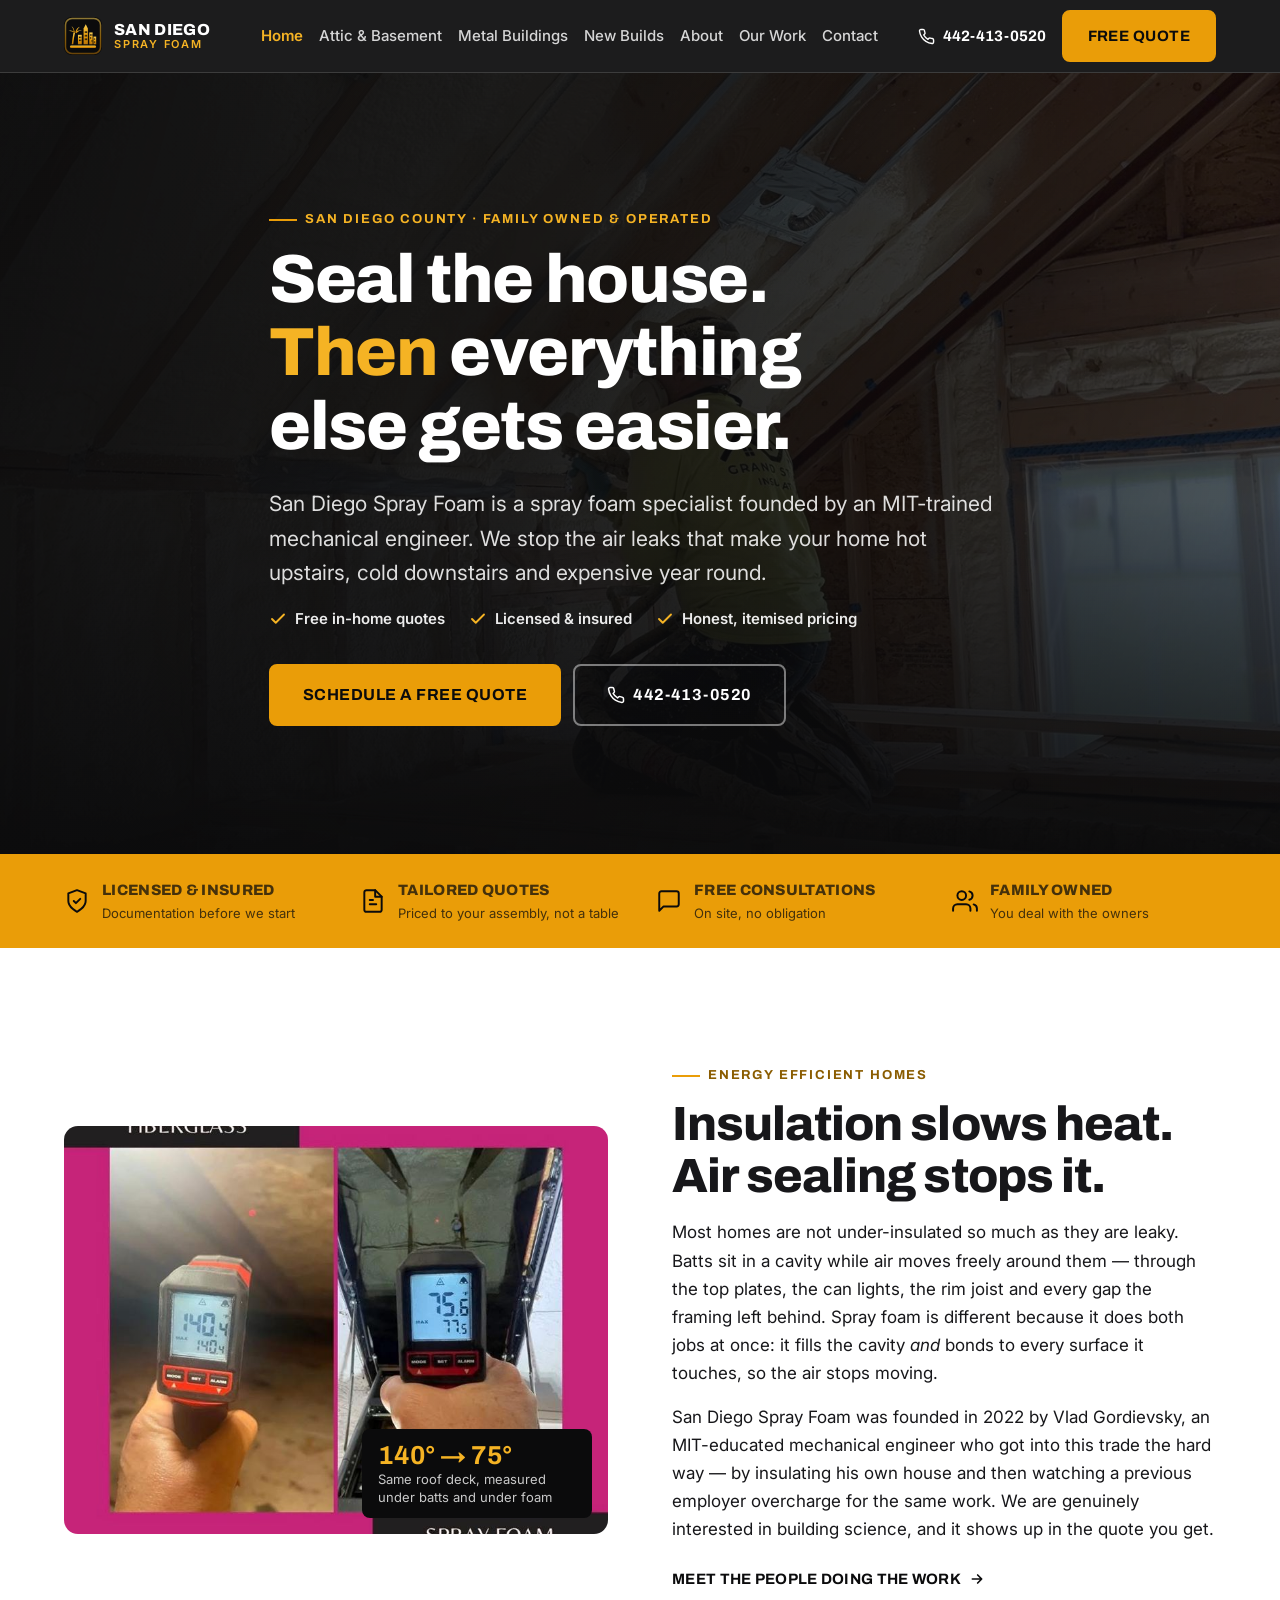
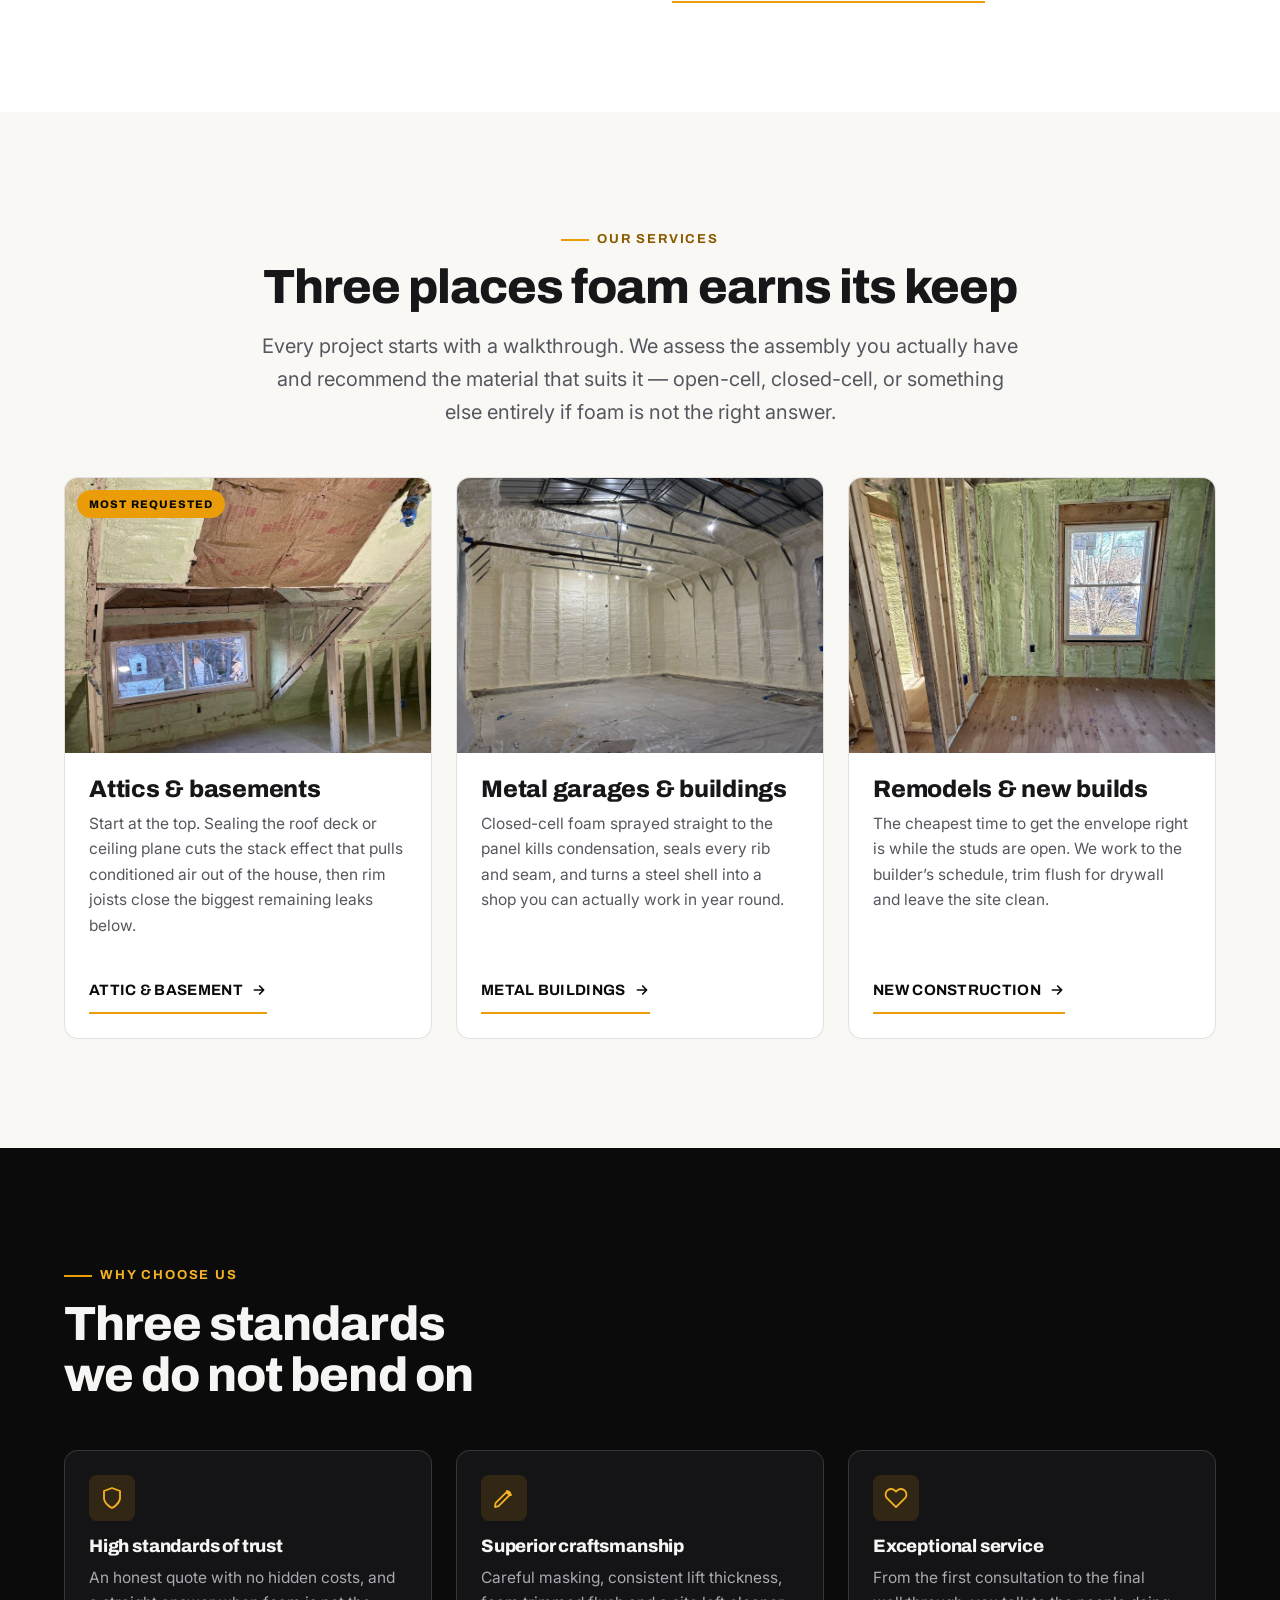
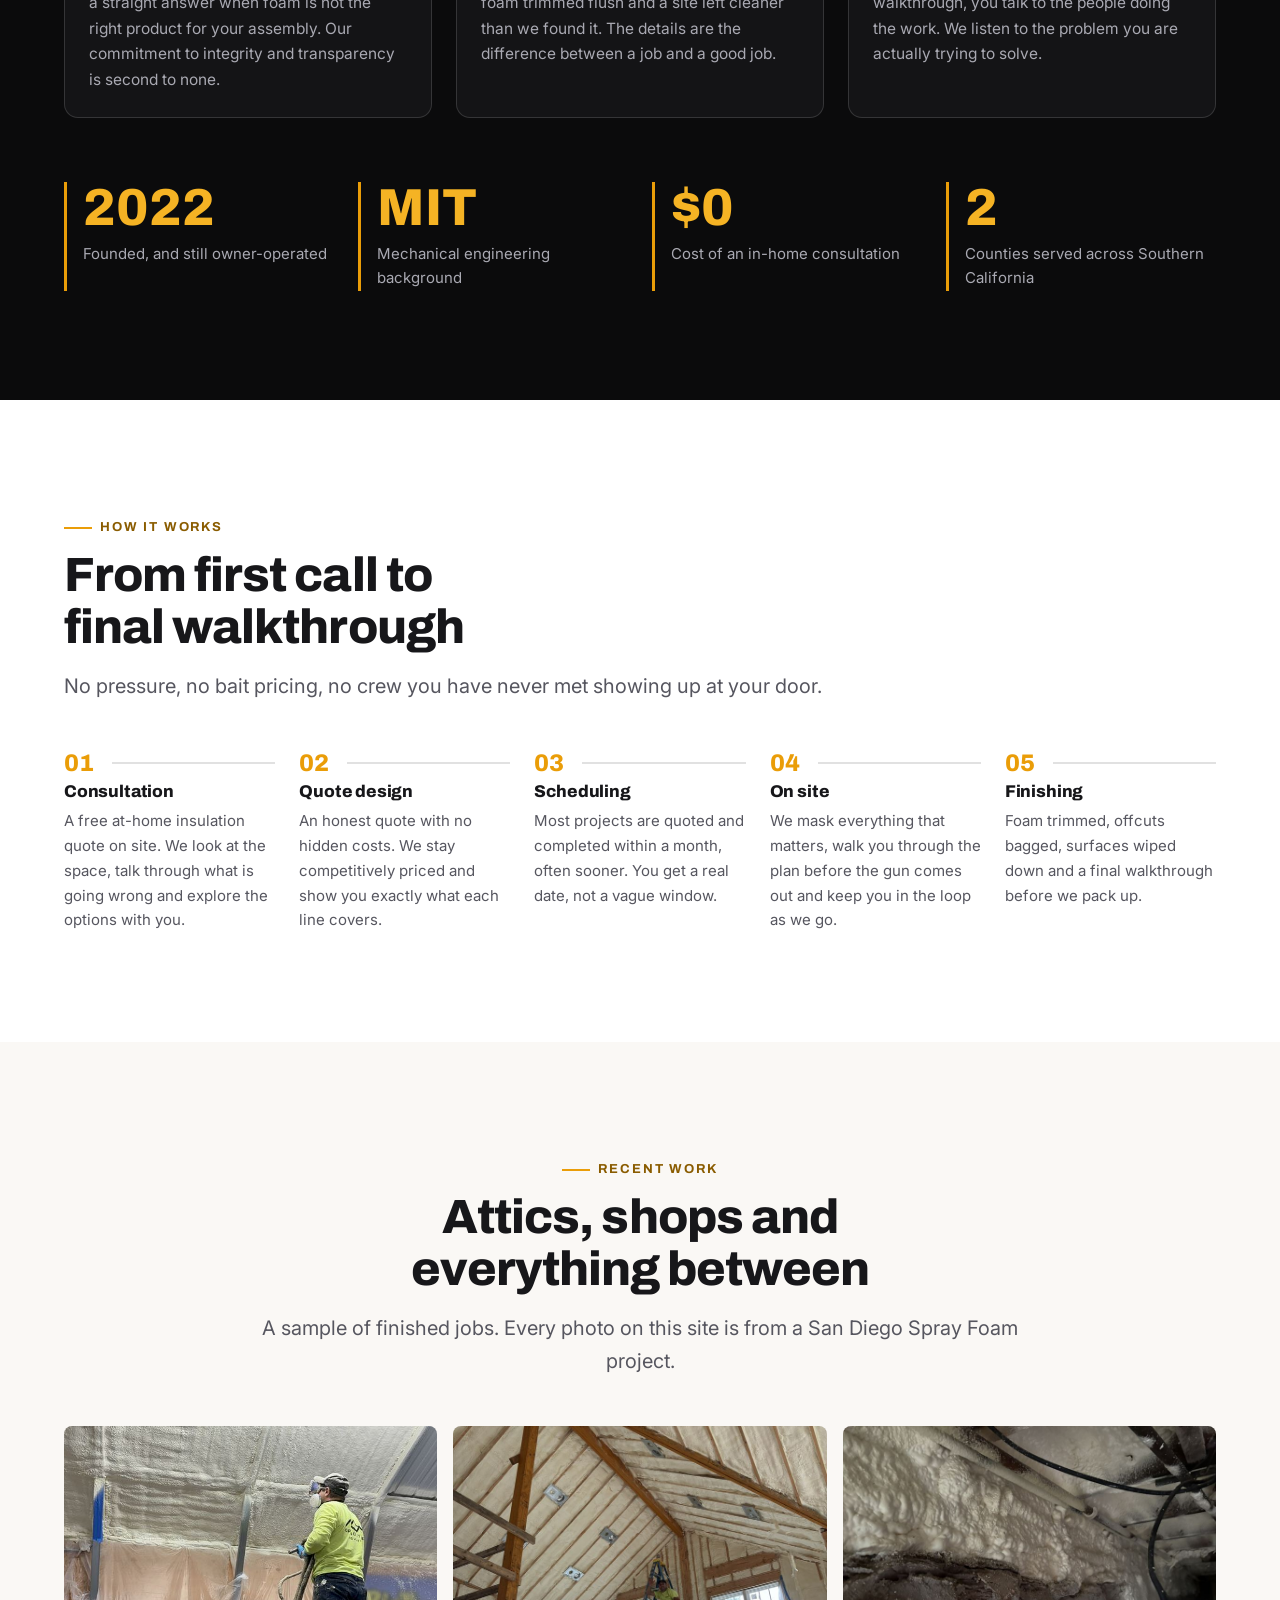
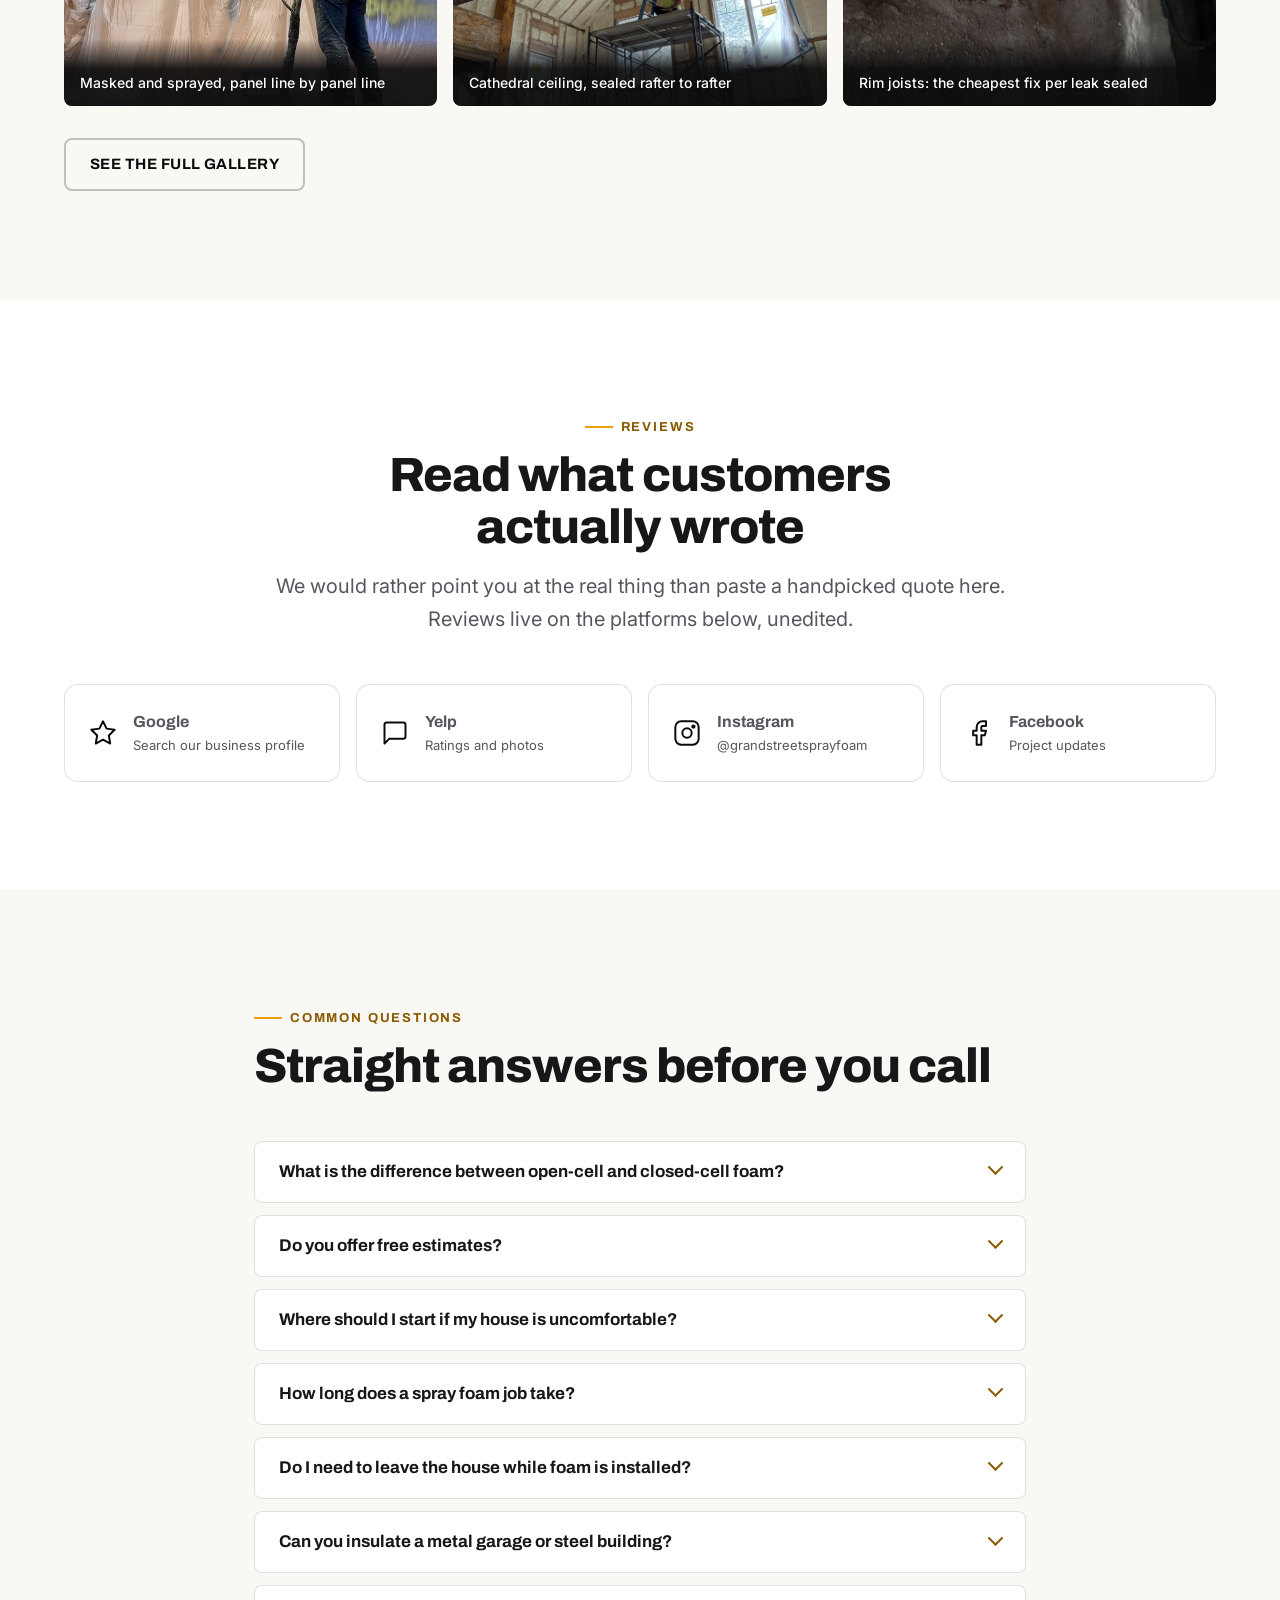
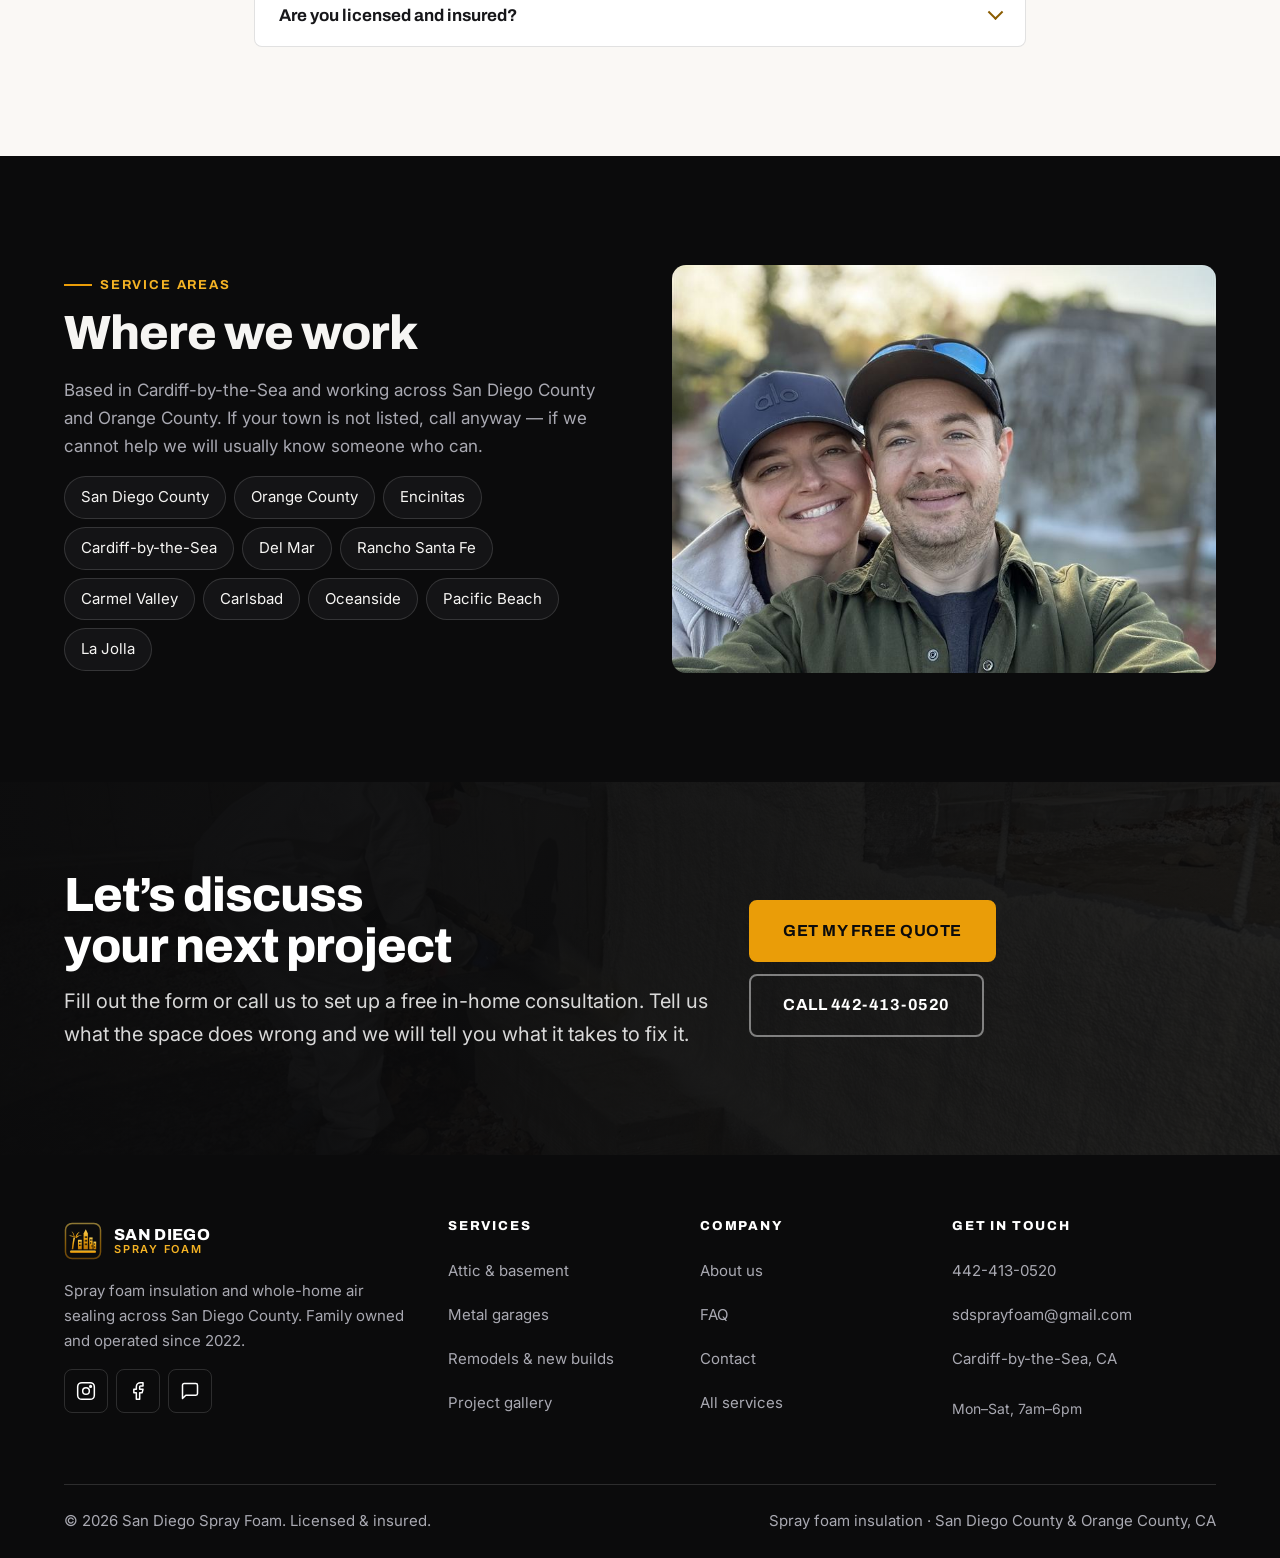
<file: index.html>
<!DOCTYPE html>
<html lang="en">
<head>
<meta charset="utf-8">
<meta name="viewport" content="width=device-width, initial-scale=1">
<title>San Diego Spray Foam | Attic, Garage &amp; New Build Insulation</title>
<meta name="description" content="Spray foam insulation for attics, basements, metal garages and new builds across San Diego County. Family owned, licensed and insured. Free in-home quotes.">
<link rel="canonical" href="https://www.sandiegosprayfoamllc.com/">

<meta property="og:type" content="website">
<meta property="og:site_name" content="San Diego Spray Foam">
<meta property="og:title" content="San Diego Spray Foam | Attic, Garage &amp; New Build Insulation">
<meta property="og:description" content="Spray foam insulation for attics, basements, metal garages and new builds across San Diego County. Family owned, licensed and insured, free in-home quotes.">
<meta property="og:url" content="https://www.sandiegosprayfoamllc.com/">
<meta property="og:image" content="https://www.sandiegosprayfoamllc.com/assets/img/hero-attic-spray-1600.jpg">
<meta property="og:image:alt" content="San Diego Spray Foam installer spraying closed-cell foam between attic rafters.">
<meta property="og:locale" content="en_US">
<meta name="twitter:card" content="summary_large_image">
<meta name="twitter:title" content="San Diego Spray Foam | Attic, Garage &amp; New Build Insulation">
<meta name="twitter:description" content="Attics, basements, metal garages and new builds. Family owned, licensed and insured. Free in-home quotes across San Diego County.">
<meta name="twitter:image" content="https://www.sandiegosprayfoamllc.com/assets/img/hero-attic-spray-1600.jpg">

<meta name="theme-color" content="#0b0b0c">
<meta name="robots" content="index, follow, max-image-preview:large">
<meta name="geo.region" content="US-CA">
<meta name="geo.placename" content="Cardiff-by-the-Sea, California">

<link rel="icon" href="assets/img/favicon.svg" type="image/svg+xml">
<link rel="apple-touch-icon" href="assets/img/favicon.svg">
<link rel="manifest" href="site.webmanifest">

<link rel="preconnect" href="https://fonts.googleapis.com">
<link rel="preconnect" href="https://fonts.gstatic.com" crossorigin>
<link rel="preload" as="image" href="assets/img/hero-attic-spray-1600.jpg" imagesrcset="assets/img/hero-attic-spray-800.jpg 800w, assets/img/hero-attic-spray-1600.jpg 1600w" imagesizes="100vw" fetchpriority="high">
<link rel="stylesheet" href="https://fonts.googleapis.com/css2?family=Archivo:wght@600;700;800&family=Inter:wght@400;500;600;700&display=swap">
<link rel="stylesheet" href="assets/css/styles.css">

<script type="application/ld+json">
{
  "@context": "https://schema.org",
  "@graph": [
    {
      "@type": ["HomeAndConstructionBusiness", "LocalBusiness"],
      "@id": "https://www.sandiegosprayfoamllc.com/#business",
      "name": "San Diego Spray Foam",
      "alternateName": "SD Spray Foam",
      "description": "Spray foam insulation contractor serving San Diego County and Orange County. Attic, basement, metal building and new construction insulation.",
      "url": "https://www.sandiegosprayfoamllc.com/",
      "telephone": "+1-442-413-0520",
      "email": "sdsprayfoam@gmail.com",
      "image": "https://www.sandiegosprayfoamllc.com/assets/img/hero-attic-spray-1600.jpg",
      "logo": "https://www.sandiegosprayfoamllc.com/assets/img/logo-emblem.svg",
      "priceRange": "$$",
      "foundingDate": "2022",
      "founder": { "@type": "Person", "name": "Vlad Gordievsky" },
      "address": {
        "@type": "PostalAddress",
        "addressLocality": "Cardiff-by-the-Sea",
        "addressRegion": "CA",
        "addressCountry": "US"
      },
      "geo": { "@type": "GeoCoordinates", "latitude": 33.0189, "longitude": -117.2792 },
      "areaServed": [
        { "@type": "AdministrativeArea", "name": "San Diego County, CA" },
        { "@type": "AdministrativeArea", "name": "Orange County, CA" },
        { "@type": "City", "name": "Encinitas, CA" },
        { "@type": "City", "name": "Cardiff-by-the-Sea, CA" },
        { "@type": "City", "name": "Del Mar, CA" },
        { "@type": "City", "name": "Rancho Santa Fe, CA" },
        { "@type": "City", "name": "Carmel Valley, CA" },
        { "@type": "City", "name": "Carlsbad, CA" },
        { "@type": "City", "name": "Oceanside, CA" },
        { "@type": "City", "name": "Pacific Beach, CA" },
        { "@type": "City", "name": "La Jolla, CA" }
      ],
      "sameAs": [
        "https://www.instagram.com/grandstreetsprayfoam",
        "https://www.facebook.com/profile.php?id=61592294806452"
      ],
      "openingHoursSpecification": [{
        "@type": "OpeningHoursSpecification",
        "dayOfWeek": ["Monday", "Tuesday", "Wednesday", "Thursday", "Friday", "Saturday"],
        "opens": "07:00",
        "closes": "18:00"
      }],
      "hasOfferCatalog": {
        "@type": "OfferCatalog",
        "name": "Insulation services",
        "itemListElement": [
          { "@type": "Offer", "itemOffered": { "@type": "Service", "name": "Attic and basement spray foam insulation" } },
          { "@type": "Offer", "itemOffered": { "@type": "Service", "name": "Metal garage and steel building insulation" } },
          { "@type": "Offer", "itemOffered": { "@type": "Service", "name": "Remodel and new construction insulation" } }
        ]
      }
    },
    {
      "@type": "WebSite",
      "@id": "https://www.sandiegosprayfoamllc.com/#website",
      "url": "https://www.sandiegosprayfoamllc.com/",
      "name": "San Diego Spray Foam",
      "publisher": { "@id": "https://www.sandiegosprayfoamllc.com/#business" },
      "inLanguage": "en-US"
    },
    {
      "@type": "FAQPage",
      "@id": "https://www.sandiegosprayfoamllc.com/#faq",
      "mainEntity": [
        {
          "@type": "Question",
          "name": "What is the difference between open-cell and closed-cell spray foam?",
          "acceptedAnswer": { "@type": "Answer", "text": "Open-cell foam is lighter and more flexible, gives a higher yield per set, and is a strong air barrier and sound dampener. Closed-cell foam is denser, delivers a higher R-value per inch, adds structural rigidity, and acts as its own moisture barrier. Closed-cell is the usual choice for metal buildings, rim joists and foundation walls; open-cell often makes more sense on interior walls and vaulted ceilings. We recommend the material that fits the assembly, not the one that is easiest to sell." }
        },
        {
          "@type": "Question",
          "name": "Do you offer free estimates?",
          "acceptedAnswer": { "@type": "Answer", "text": "Yes. We start every project with a free at-home insulation quote on site. We walk the space with you, talk through the options and give you an honest quote with no hidden costs." }
        },
        {
          "@type": "Question",
          "name": "Where should I start if my house is uncomfortable?",
          "acceptedAnswer": { "@type": "Answer", "text": "Almost always the attic or ceiling. Picture the house as a cylinder with warm air escaping out of the top: capping the top first cuts the biggest driver of air movement. Once the attic is handled, the next best step is usually the rim joists around the perimeter of a basement or crawlspace, where the largest remaining leaks tend to be." }
        },
        {
          "@type": "Question",
          "name": "How long does a spray foam job take?",
          "acceptedAnswer": { "@type": "Answer", "text": "Most residential projects can be quoted and completed within a month, often sooner. The spray itself is usually one to two days on site depending on square footage and prep." }
        },
        {
          "@type": "Question",
          "name": "Do I need to leave the house while foam is installed?",
          "acceptedAnswer": { "@type": "Answer", "text": "For occupied homes we mask and ventilate the work area, and you should plan to stay out of the sprayed space while we work and during the re-occupancy window. That window depends on the specific product, so we tell you the exact time frame before we start rather than guessing." }
        },
        {
          "@type": "Question",
          "name": "Can you insulate a metal garage or steel building?",
          "acceptedAnswer": { "@type": "Answer", "text": "Yes. Metal buildings are one of our specialties. Closed-cell foam sprayed directly to the panel stops condensation, seals every rib and seam, and turns a shop or garage into a usable, conditioned space. We mask lifts, doors and equipment before we spray." }
        },
        {
          "@type": "Question",
          "name": "Are you licensed and insured?",
          "acceptedAnswer": { "@type": "Answer", "text": "Yes. San Diego Spray Foam is licensed and insured, and we are happy to provide documentation before work begins." }
        }
      ]
    }
  ]
}
</script>
</head>

<body>
<a class="skip-link" href="#main">Skip to main content</a>

<header class="header">
  <div class="container header__inner">
    <a class="brand" href="index.html" aria-label="San Diego Spray Foam — home">
      <img class="brand__mark" src="assets/img/logo-mark.svg" width="38" height="38" alt="">
      <span class="brand__text">
        <span class="brand__name">San Diego</span>
        <span class="brand__tag">Spray Foam</span>
      </span>
    </a>

    <button class="nav-toggle" type="button" aria-expanded="false" aria-controls="primary-nav" aria-label="Open menu">
      <svg class="icon-open" viewBox="0 0 24 24" fill="none" stroke="currentColor" stroke-width="2" stroke-linecap="round" aria-hidden="true"><path d="M3 6h18M3 12h18M3 18h18"/></svg>
      <svg class="icon-close" viewBox="0 0 24 24" fill="none" stroke="currentColor" stroke-width="2" stroke-linecap="round" aria-hidden="true"><path d="M6 6l12 12M18 6 6 18"/></svg>
    </button>

    <nav class="nav" id="primary-nav" aria-label="Primary">
      <ul class="nav__list">
        <li><a class="nav__link" href="index.html" aria-current="page">Home</a></li>
        <li><a class="nav__link" href="attic-basement-insulation.html">Attic &amp; Basement</a></li>
        <li><a class="nav__link" href="metal-building-insulation.html">Metal Buildings</a></li>
        <li><a class="nav__link" href="new-construction.html">New Builds</a></li>
        <li><a class="nav__link" href="about.html">About</a></li>
        <li><a class="nav__link" href="gallery.html">Our Work</a></li>
        <li><a class="nav__link" href="contact.html">Contact</a></li>
      </ul>
      <div class="nav__cta">
        <a class="nav__phone" href="tel:+14424130520">
          <svg viewBox="0 0 24 24" fill="none" stroke="currentColor" stroke-width="2" stroke-linecap="round" stroke-linejoin="round" aria-hidden="true"><path d="M22 16.92v3a2 2 0 0 1-2.18 2 19.79 19.79 0 0 1-8.63-3.07 19.5 19.5 0 0 1-6-6A19.79 19.79 0 0 1 2.12 4.18 2 2 0 0 1 4.11 2h3a2 2 0 0 1 2 1.72c.13.96.36 1.9.7 2.81a2 2 0 0 1-.45 2.11L8.09 9.91a16 16 0 0 0 6 6l1.27-1.27a2 2 0 0 1 2.11-.45c.9.34 1.85.57 2.81.7A2 2 0 0 1 22 16.92z"/></svg>
          442-413-0520
        </a>
        <a class="btn" href="contact.html">Free Quote</a>
      </div>
    </nav>
  </div>
</header>

<main id="main">

  <!-- ============================================================ HERO -->
  <section class="hero">
    <div class="hero__media">
      <img src="assets/img/hero-attic-spray-1600.jpg"
           srcset="assets/img/hero-attic-spray-800.jpg 800w, assets/img/hero-attic-spray-1600.jpg 1600w"
           sizes="100vw" width="1600" height="900" fetchpriority="high" decoding="async"
           alt="San Diego Spray Foam installer spraying closed-cell foam between attic rafters.">
    </div>
    <div class="container hero__inner">
      <p class="eyebrow">San Diego County &middot; Family owned &amp; operated</p>
      <h1>Seal the house. <em>Then</em> everything else gets easier.</h1>
      <p class="hero__sub">San Diego Spray Foam is a spray foam specialist founded by an MIT-trained mechanical engineer. We stop the air leaks that make your home hot upstairs, cold downstairs and expensive year round.</p>
      <ul class="hero__points">
        <li><svg viewBox="0 0 24 24" fill="none" stroke="currentColor" stroke-width="2.5" stroke-linecap="round" stroke-linejoin="round" aria-hidden="true"><path d="M20 6 9 17l-5-5"/></svg> Free in-home quotes</li>
        <li><svg viewBox="0 0 24 24" fill="none" stroke="currentColor" stroke-width="2.5" stroke-linecap="round" stroke-linejoin="round" aria-hidden="true"><path d="M20 6 9 17l-5-5"/></svg> Licensed &amp; insured</li>
        <li><svg viewBox="0 0 24 24" fill="none" stroke="currentColor" stroke-width="2.5" stroke-linecap="round" stroke-linejoin="round" aria-hidden="true"><path d="M20 6 9 17l-5-5"/></svg> Honest, itemised pricing</li>
      </ul>
      <div class="btn-row">
        <a class="btn btn--lg" href="contact.html">Schedule a free quote</a>
        <a class="btn btn--lg btn--on-dark" href="tel:+14424130520">
          <svg viewBox="0 0 24 24" fill="none" stroke="currentColor" stroke-width="2" stroke-linecap="round" stroke-linejoin="round" aria-hidden="true"><path d="M22 16.92v3a2 2 0 0 1-2.18 2 19.79 19.79 0 0 1-8.63-3.07 19.5 19.5 0 0 1-6-6A19.79 19.79 0 0 1 2.12 4.18 2 2 0 0 1 4.11 2h3a2 2 0 0 1 2 1.72c.13.96.36 1.9.7 2.81a2 2 0 0 1-.45 2.11L8.09 9.91a16 16 0 0 0 6 6l1.27-1.27a2 2 0 0 1 2.11-.45c.9.34 1.85.57 2.81.7A2 2 0 0 1 22 16.92z"/></svg>
          442-413-0520
        </a>
      </div>
    </div>
  </section>

  <!-- ======================================================== TRUST BAR -->
  <section class="trustbar" aria-label="Why homeowners hire us">
    <div class="container">
      <div class="trustbar__grid">
        <div class="trustbar__item">
          <svg viewBox="0 0 24 24" fill="none" stroke="currentColor" stroke-width="1.8" stroke-linecap="round" stroke-linejoin="round" aria-hidden="true"><path d="M12 22s8-4 8-10V5l-8-3-8 3v7c0 6 8 10 8 10z"/><path d="m9 12 2 2 4-4"/></svg>
          <span><strong>Licensed &amp; insured</strong><span>Documentation before we start</span></span>
        </div>
        <div class="trustbar__item">
          <svg viewBox="0 0 24 24" fill="none" stroke="currentColor" stroke-width="1.8" stroke-linecap="round" stroke-linejoin="round" aria-hidden="true"><path d="M14 2H6a2 2 0 0 0-2 2v16a2 2 0 0 0 2 2h12a2 2 0 0 0 2-2V8z"/><path d="M14 2v6h6M9 15h6M9 11h3"/></svg>
          <span><strong>Tailored quotes</strong><span>Priced to your assembly, not a table</span></span>
        </div>
        <div class="trustbar__item">
          <svg viewBox="0 0 24 24" fill="none" stroke="currentColor" stroke-width="1.8" stroke-linecap="round" stroke-linejoin="round" aria-hidden="true"><path d="M21 15a2 2 0 0 1-2 2H7l-4 4V5a2 2 0 0 1 2-2h14a2 2 0 0 1 2 2z"/></svg>
          <span><strong>Free consultations</strong><span>On site, no obligation</span></span>
        </div>
        <div class="trustbar__item">
          <svg viewBox="0 0 24 24" fill="none" stroke="currentColor" stroke-width="1.8" stroke-linecap="round" stroke-linejoin="round" aria-hidden="true"><path d="M17 21v-2a4 4 0 0 0-4-4H5a4 4 0 0 0-4 4v2"/><circle cx="9" cy="7" r="4"/><path d="M23 21v-2a4 4 0 0 0-3-3.87M16 3.13a4 4 0 0 1 0 7.75"/></svg>
          <span><strong>Family owned</strong><span>You deal with the owners</span></span>
        </div>
      </div>
    </div>
  </section>

  <!-- ==================================================== ENERGY INTRO -->
  <section class="section">
    <div class="container">
      <div class="split">
        <div class="split__media reveal">
          <img src="assets/img/thermal-comparison-800.jpg"
               srcset="assets/img/thermal-comparison-800.jpg 800w, assets/img/thermal-comparison-1600.jpg 1600w"
               sizes="(min-width: 880px) 50vw, 100vw" width="800" height="670" loading="lazy" decoding="async"
               alt="Infrared thermometer readings from the same roof deck: 140 degrees under fiberglass batts, 75.6 degrees under spray foam.">
          <div class="split__badge">
            <strong>140&deg; &rarr; 75&deg;</strong>
            <span>Same roof deck, measured under batts and under foam</span>
          </div>
        </div>
        <div class="reveal">
          <p class="eyebrow">Energy efficient homes</p>
          <h2>Insulation slows heat. Air sealing stops it.</h2>
          <p>Most homes are not under-insulated so much as they are leaky. Batts sit in a cavity while air moves freely around them &mdash; through the top plates, the can lights, the rim joist and every gap the framing left behind. Spray foam is different because it does both jobs at once: it fills the cavity <em>and</em> bonds to every surface it touches, so the air stops moving.</p>
          <p>San Diego Spray Foam was founded in 2022 by Vlad Gordievsky, an MIT-educated mechanical engineer who got into this trade the hard way &mdash; by insulating his own house and then watching a previous employer overcharge for the same work. We are genuinely interested in building science, and it shows up in the quote you get.</p>
          <a class="link-arrow" href="about.html">Meet the people doing the work
            <svg viewBox="0 0 24 24" fill="none" stroke="currentColor" stroke-width="2.5" stroke-linecap="round" stroke-linejoin="round" aria-hidden="true"><path d="M5 12h14M13 6l6 6-6 6"/></svg>
          </a>
        </div>
      </div>
    </div>
  </section>

  <!-- ========================================================= SERVICES -->
  <section class="section section--alt" id="services">
    <div class="container">
      <div class="section-head section-head--center">
        <p class="eyebrow">Our services</p>
        <h2>Three places foam earns its keep</h2>
        <p class="lede">Every project starts with a walkthrough. We assess the assembly you actually have and recommend the material that suits it &mdash; open-cell, closed-cell, or something else entirely if foam is not the right answer.</p>
      </div>

      <div class="grid grid--3">
        <article class="card reveal">
          <div class="card__media">
            <span class="card__tag">Most requested</span>
            <img src="assets/img/attic-finished-800.jpg"
                 srcset="assets/img/attic-finished-800.jpg 800w, assets/img/attic-finished-1600.jpg 1600w"
                 sizes="(min-width: 900px) 33vw, 100vw" width="800" height="1067" loading="lazy" decoding="async"
                 alt="Attic roof deck and gable ends fully covered in spray foam insulation.">
          </div>
          <div class="card__body">
            <h3>Attics &amp; basements</h3>
            <p>Start at the top. Sealing the roof deck or ceiling plane cuts the stack effect that pulls conditioned air out of the house, then rim joists close the biggest remaining leaks below.</p>
            <a class="link-arrow card__link" href="attic-basement-insulation.html">Attic &amp; basement
              <svg viewBox="0 0 24 24" fill="none" stroke="currentColor" stroke-width="2.5" stroke-linecap="round" stroke-linejoin="round" aria-hidden="true"><path d="M5 12h14M13 6l6 6-6 6"/></svg>
            </a>
          </div>
        </article>

        <article class="card reveal">
          <div class="card__media">
            <img src="assets/img/metal-garage-wide-800.jpg"
                 srcset="assets/img/metal-garage-wide-800.jpg 800w, assets/img/metal-garage-wide-1600.jpg 1600w"
                 sizes="(min-width: 900px) 33vw, 100vw" width="800" height="600" loading="lazy" decoding="async"
                 alt="Metal garage interior with walls and ceiling coated in bright white closed-cell spray foam.">
          </div>
          <div class="card__body">
            <h3>Metal garages &amp; buildings</h3>
            <p>Closed-cell foam sprayed straight to the panel kills condensation, seals every rib and seam, and turns a steel shell into a shop you can actually work in year round.</p>
            <a class="link-arrow card__link" href="metal-building-insulation.html">Metal buildings
              <svg viewBox="0 0 24 24" fill="none" stroke="currentColor" stroke-width="2.5" stroke-linecap="round" stroke-linejoin="round" aria-hidden="true"><path d="M5 12h14M13 6l6 6-6 6"/></svg>
            </a>
          </div>
        </article>

        <article class="card reveal">
          <div class="card__media">
            <img src="assets/img/newbuild-room-window-800.jpg"
                 srcset="assets/img/newbuild-room-window-800.jpg 800w, assets/img/newbuild-room-window-1600.jpg 1600w"
                 sizes="(min-width: 900px) 33vw, 100vw" width="800" height="1067" loading="lazy" decoding="async"
                 alt="Bedroom in a remodel with every stud bay filled with open-cell spray foam, trimmed flush to the framing.">
          </div>
          <div class="card__body">
            <h3>Remodels &amp; new builds</h3>
            <p>The cheapest time to get the envelope right is while the studs are open. We work to the builder&rsquo;s schedule, trim flush for drywall and leave the site clean.</p>
            <a class="link-arrow card__link" href="new-construction.html">New construction
              <svg viewBox="0 0 24 24" fill="none" stroke="currentColor" stroke-width="2.5" stroke-linecap="round" stroke-linejoin="round" aria-hidden="true"><path d="M5 12h14M13 6l6 6-6 6"/></svg>
            </a>
          </div>
        </article>
      </div>
    </div>
  </section>

  <!-- ======================================================= WHY CHOOSE -->
  <section class="section section--ink">
    <div class="container">
      <div class="section-head">
        <p class="eyebrow">Why choose us</p>
        <h2>Three standards we do not bend on</h2>
      </div>

      <div class="grid grid--3" style="margin-bottom: var(--space-8)">
        <div class="feature reveal">
          <span class="feature__icon">
            <svg viewBox="0 0 24 24" fill="none" stroke="currentColor" stroke-width="1.8" stroke-linecap="round" stroke-linejoin="round" aria-hidden="true"><path d="M12 22s8-4 8-10V5l-8-3-8 3v7c0 6 8 10 8 10z"/></svg>
          </span>
          <h3>High standards of trust</h3>
          <p>An honest quote with no hidden costs, and a straight answer when foam is not the right product for your assembly. Our commitment to integrity and transparency is second to none.</p>
        </div>
        <div class="feature reveal">
          <span class="feature__icon">
            <svg viewBox="0 0 24 24" fill="none" stroke="currentColor" stroke-width="1.8" stroke-linecap="round" stroke-linejoin="round" aria-hidden="true"><path d="m14.7 6.3 3 3M3 21l3.5-.8 11-11a2.1 2.1 0 0 0-3-3l-11 11z"/><path d="m15 5 4 4"/></svg>
          </span>
          <h3>Superior craftsmanship</h3>
          <p>Careful masking, consistent lift thickness, foam trimmed flush and a site left cleaner than we found it. The details are the difference between a job and a good job.</p>
        </div>
        <div class="feature reveal">
          <span class="feature__icon">
            <svg viewBox="0 0 24 24" fill="none" stroke="currentColor" stroke-width="1.8" stroke-linecap="round" stroke-linejoin="round" aria-hidden="true"><path d="M20.84 4.61a5.5 5.5 0 0 0-7.78 0L12 5.67l-1.06-1.06a5.5 5.5 0 0 0-7.78 7.78l1.06 1.06L12 21.23l7.78-7.78 1.06-1.06a5.5 5.5 0 0 0 0-7.78z"/></svg>
          </span>
          <h3>Exceptional service</h3>
          <p>From the first consultation to the final walkthrough, you talk to the people doing the work. We listen to the problem you are actually trying to solve.</p>
        </div>
      </div>

      <div class="stats">
        <div class="stat"><span class="stat__num">2022</span><span class="stat__label">Founded, and still owner-operated</span></div>
        <div class="stat"><span class="stat__num">MIT</span><span class="stat__label">Mechanical engineering background</span></div>
        <div class="stat"><span class="stat__num">$0</span><span class="stat__label">Cost of an in-home consultation</span></div>
        <div class="stat"><span class="stat__num">2</span><span class="stat__label">Counties served across Southern California</span></div>
      </div>
    </div>
  </section>

  <!-- ========================================================== PROCESS -->
  <section class="section">
    <div class="container">
      <div class="section-head">
        <p class="eyebrow">How it works</p>
        <h2>From first call to final walkthrough</h2>
        <p class="lede">No pressure, no bait pricing, no crew you have never met showing up at your door.</p>
      </div>
      <ol class="steps">
        <li class="reveal">
          <h3>Consultation</h3>
          <p>A free at-home insulation quote on site. We look at the space, talk through what is going wrong and explore the options with you.</p>
        </li>
        <li class="reveal">
          <h3>Quote design</h3>
          <p>An honest quote with no hidden costs. We stay competitively priced and show you exactly what each line covers.</p>
        </li>
        <li class="reveal">
          <h3>Scheduling</h3>
          <p>Most projects are quoted and completed within a month, often sooner. You get a real date, not a vague window.</p>
        </li>
        <li class="reveal">
          <h3>On site</h3>
          <p>We mask everything that matters, walk you through the plan before the gun comes out and keep you in the loop as we go.</p>
        </li>
        <li class="reveal">
          <h3>Finishing</h3>
          <p>Foam trimmed, offcuts bagged, surfaces wiped down and a final walkthrough before we pack up.</p>
        </li>
      </ol>
    </div>
  </section>

  <!-- ========================================================== GALLERY -->
  <section class="section section--alt">
    <div class="container">
      <div class="section-head section-head--center">
        <p class="eyebrow">Recent work</p>
        <h2>Attics, shops and everything between</h2>
        <p class="lede">A sample of finished jobs. Every photo on this site is from a San Diego Spray Foam project.</p>
      </div>

      <div class="gallery" style="margin-bottom: var(--space-6)">
        <figure class="gallery__item" style="cursor:default">
          <img src="assets/img/metal-ceiling-spray-800.jpg" srcset="assets/img/metal-ceiling-spray-800.jpg 800w, assets/img/metal-ceiling-spray-1600.jpg 1600w" sizes="(min-width: 900px) 33vw, 100vw" width="800" height="450" loading="lazy" decoding="async" alt="Installer spraying foam along the ceiling line of a masked metal building.">
          <figcaption class="gallery__caption">Masked and sprayed, panel line by panel line</figcaption>
        </figure>
        <figure class="gallery__item" style="cursor:default">
          <img src="assets/img/cathedral-ceiling-800.jpg" srcset="assets/img/cathedral-ceiling-800.jpg 800w, assets/img/cathedral-ceiling-1600.jpg 1600w" sizes="(min-width: 900px) 33vw, 100vw" width="800" height="1067" loading="lazy" decoding="async" alt="Timber-framed cathedral ceiling with foam applied between rafters.">
          <figcaption class="gallery__caption">Cathedral ceiling, sealed rafter to rafter</figcaption>
        </figure>
        <figure class="gallery__item" style="cursor:default">
          <img src="assets/img/rimjoist-closeup-800.jpg" srcset="assets/img/rimjoist-closeup-800.jpg 800w, assets/img/rimjoist-closeup-1600.jpg 1600w" sizes="(min-width: 900px) 33vw, 100vw" width="800" height="600" loading="lazy" decoding="async" alt="Close-up of closed-cell foam sealing a basement rim joist and sill plate.">
          <figcaption class="gallery__caption">Rim joists: the cheapest fix per leak sealed</figcaption>
        </figure>
      </div>

      <p class="text-center" style="margin:0">
        <a class="btn btn--ghost" href="gallery.html">See the full gallery</a>
      </p>
    </div>
  </section>

  <!-- ========================================================== REVIEWS -->
  <section class="section">
    <div class="container">
      <div class="section-head section-head--center">
        <p class="eyebrow">Reviews</p>
        <h2>Read what customers actually wrote</h2>
        <p class="lede">We would rather point you at the real thing than paste a handpicked quote here. Reviews live on the platforms below, unedited.</p>
      </div>
      <div class="platforms">
        <a class="platform" href="https://www.google.com/search?q=San+Diego+Spray+Foam" target="_blank" rel="noopener">
          <svg viewBox="0 0 24 24" fill="none" stroke="currentColor" stroke-width="1.7" stroke-linecap="round" stroke-linejoin="round" aria-hidden="true"><path d="m12 2 3.09 6.26L22 9.27l-5 4.87 1.18 6.88L12 17.77l-6.18 3.25L7 14.14l-5-4.87 6.91-1.01z"/></svg>
          <span><strong>Google</strong><span>Search our business profile</span></span>
        </a>
        <a class="platform" href="https://www.yelp.com/search?find_desc=San+Diego+Spray+Foam" target="_blank" rel="noopener">
          <svg viewBox="0 0 24 24" fill="none" stroke="currentColor" stroke-width="1.7" stroke-linecap="round" stroke-linejoin="round" aria-hidden="true"><path d="M21 15a2 2 0 0 1-2 2H7l-4 4V5a2 2 0 0 1 2-2h14a2 2 0 0 1 2 2z"/></svg>
          <span><strong>Yelp</strong><span>Ratings and photos</span></span>
        </a>
        <a class="platform" href="https://www.instagram.com/grandstreetsprayfoam" target="_blank" rel="noopener">
          <svg viewBox="0 0 24 24" fill="none" stroke="currentColor" stroke-width="1.7" stroke-linecap="round" stroke-linejoin="round" aria-hidden="true"><rect x="2" y="2" width="20" height="20" rx="5"/><circle cx="12" cy="12" r="4"/><circle cx="17.5" cy="6.5" r="1"/></svg>
          <span><strong>Instagram</strong><span>@grandstreetsprayfoam</span></span>
        </a>
        <a class="platform" href="https://www.facebook.com/profile.php?id=61592294806452" target="_blank" rel="noopener">
          <svg viewBox="0 0 24 24" fill="none" stroke="currentColor" stroke-width="1.7" stroke-linecap="round" stroke-linejoin="round" aria-hidden="true"><path d="M18 2h-3a5 5 0 0 0-5 5v3H7v4h3v8h4v-8h3l1-4h-4V7a1 1 0 0 1 1-1h3z"/></svg>
          <span><strong>Facebook</strong><span>Project updates</span></span>
        </a>
      </div>
    </div>
  </section>

  <!-- ============================================================== FAQ -->
  <section class="section section--alt" id="faq">
    <div class="container container--narrow">
      <div class="section-head">
        <p class="eyebrow">Common questions</p>
        <h2>Straight answers before you call</h2>
      </div>

      <div class="faq">
        <details>
          <summary>What is the difference between open-cell and closed-cell foam?</summary>
          <div class="faq__body">
            <p>Open-cell foam is lighter and more flexible, yields more coverage per set, and works as a strong air barrier and sound dampener. Closed-cell is denser, gives a higher R-value per inch, adds rigidity to the structure and acts as its own moisture barrier.</p>
            <p>Closed-cell is the usual pick for metal buildings, rim joists and foundation walls. Open-cell often makes more sense on interior walls and vaulted ceilings. We recommend the material that suits the assembly, not the one that is easiest to sell.</p>
          </div>
        </details>
        <details>
          <summary>Do you offer free estimates?</summary>
          <div class="faq__body">
            <p>Yes. Every project starts with a free at-home insulation quote on site. We walk the space with you, discuss the options and give you an honest quote with no hidden costs.</p>
          </div>
        </details>
        <details>
          <summary>Where should I start if my house is uncomfortable?</summary>
          <div class="faq__body">
            <p>Almost always the attic or ceiling. Picture the house as a cylinder with warm air escaping out of the top &mdash; capping the top first cuts the biggest driver of air movement through the building.</p>
            <p>After the attic, the next best move is usually the rim joists around the perimeter of a basement or crawlspace, where the largest remaining leaks tend to hide.</p>
          </div>
        </details>
        <details>
          <summary>How long does a spray foam job take?</summary>
          <div class="faq__body">
            <p>Most residential projects can be quoted and completed within a month, often sooner. The spray itself is typically one to two days on site depending on square footage and how much prep the space needs.</p>
          </div>
        </details>
        <details>
          <summary>Do I need to leave the house while foam is installed?</summary>
          <div class="faq__body">
            <p>For occupied homes we mask and ventilate the work area, and you should plan to stay out of the sprayed space while we work and through the re-occupancy window afterwards. That window is set by the specific product we use, so we give you the exact time frame before we start rather than a guess.</p>
          </div>
        </details>
        <details>
          <summary>Can you insulate a metal garage or steel building?</summary>
          <div class="faq__body">
            <p>Yes &mdash; metal buildings are one of our specialties. Closed-cell foam sprayed straight to the panel stops condensation, seals every rib and seam and makes the space conditionable. We mask lifts, doors, vehicles and equipment before anything gets sprayed.</p>
          </div>
        </details>
        <details>
          <summary>Are you licensed and insured?</summary>
          <div class="faq__body">
            <p>Yes. We are licensed and insured, and happy to provide documentation before work begins.</p>
          </div>
        </details>
      </div>
    </div>
  </section>

  <!-- ==================================================== SERVICE AREAS -->
  <section class="section section--ink">
    <div class="container">
      <div class="split">
        <div class="reveal">
          <p class="eyebrow">Service areas</p>
          <h2>Where we work</h2>
          <p>Based in Cardiff-by-the-Sea and working across San Diego County and Orange County. If your town is not listed, call anyway &mdash; if we cannot help we will usually know someone who can.</p>
          <ul class="areas">
            <li>San Diego County</li><li>Orange County</li><li>Encinitas</li>
            <li>Cardiff-by-the-Sea</li><li>Del Mar</li><li>Rancho Santa Fe</li>
            <li>Carmel Valley</li><li>Carlsbad</li><li>Oceanside</li>
            <li>Pacific Beach</li><li>La Jolla</li>
          </ul>
        </div>
        <div class="split__media reveal">
          <img src="assets/img/owners-800.jpg"
               srcset="assets/img/owners-800.jpg 800w, assets/img/owners-1600.jpg 1600w"
               sizes="(min-width: 880px) 50vw, 100vw" width="800" height="600" loading="lazy" decoding="async"
               alt="The owners of San Diego Spray Foam outdoors in company caps.">
        </div>
      </div>
    </div>
  </section>

  <!-- ========================================================= CTA BAND -->
  <section class="cta-band" id="quote">
    <div class="cta-band__media">
      <img src="assets/img/foundation-spray-1600.jpg" width="1600" height="1200" loading="lazy" decoding="async" alt="">
    </div>
    <div class="container cta-band__inner">
      <div>
        <h2>Let&rsquo;s discuss your next project</h2>
        <p class="lede">Fill out the form or call us to set up a free in-home consultation. Tell us what the space does wrong and we will tell you what it takes to fix it.</p>
      </div>
      <div class="btn-row">
        <a class="btn btn--lg" href="contact.html">Get my free quote</a>
        <a class="btn btn--lg btn--on-dark" href="tel:+14424130520">Call 442-413-0520</a>
      </div>
    </div>
  </section>

</main>

<footer class="footer">
  <div class="container">
    <div class="footer__grid">
      <div class="footer__brand">
        <a class="brand" href="index.html">
          <img class="brand__mark" src="assets/img/logo-mark.svg" width="38" height="38" alt="">
          <span class="brand__text">
            <span class="brand__name">San Diego</span>
            <span class="brand__tag">Spray Foam</span>
          </span>
        </a>
        <p>Spray foam insulation and whole-home air sealing across San Diego County. Family owned and operated since 2022.</p>
        <div class="footer__social">
          <a href="https://www.instagram.com/grandstreetsprayfoam" target="_blank" rel="noopener" aria-label="San Diego Spray Foam on Instagram">
            <svg viewBox="0 0 24 24" fill="none" stroke="currentColor" stroke-width="1.8" stroke-linecap="round" stroke-linejoin="round" aria-hidden="true"><rect x="2" y="2" width="20" height="20" rx="5"/><circle cx="12" cy="12" r="4"/><circle cx="17.5" cy="6.5" r="1"/></svg>
          </a>
          <a href="https://www.facebook.com/profile.php?id=61592294806452" target="_blank" rel="noopener" aria-label="San Diego Spray Foam on Facebook">
            <svg viewBox="0 0 24 24" fill="none" stroke="currentColor" stroke-width="1.8" stroke-linecap="round" stroke-linejoin="round" aria-hidden="true"><path d="M18 2h-3a5 5 0 0 0-5 5v3H7v4h3v8h4v-8h3l1-4h-4V7a1 1 0 0 1 1-1h3z"/></svg>
          </a>
          <a href="https://www.yelp.com/search?find_desc=San+Diego+Spray+Foam" target="_blank" rel="noopener" aria-label="San Diego Spray Foam on Yelp">
            <svg viewBox="0 0 24 24" fill="none" stroke="currentColor" stroke-width="1.8" stroke-linecap="round" stroke-linejoin="round" aria-hidden="true"><path d="M21 15a2 2 0 0 1-2 2H7l-4 4V5a2 2 0 0 1 2-2h14a2 2 0 0 1 2 2z"/></svg>
          </a>
        </div>
      </div>

      <nav aria-labelledby="foot-services">
        <h2 id="foot-services">Services</h2>
        <ul>
          <li><a href="attic-basement-insulation.html">Attic &amp; basement</a></li>
          <li><a href="metal-building-insulation.html">Metal garages</a></li>
          <li><a href="new-construction.html">Remodels &amp; new builds</a></li>
          <li><a href="gallery.html">Project gallery</a></li>
        </ul>
      </nav>

      <nav aria-labelledby="foot-company">
        <h2 id="foot-company">Company</h2>
        <ul>
          <li><a href="about.html">About us</a></li>
          <li><a href="index.html#faq">FAQ</a></li>
          <li><a href="contact.html">Contact</a></li>
          <li><a href="index.html#services">All services</a></li>
        </ul>
      </nav>

      <div>
        <h2>Get in touch</h2>
        <address>
          <ul>
            <li><a href="tel:+14424130520">442-413-0520</a></li>
            <li><a href="mailto:sdsprayfoam@gmail.com">sdsprayfoam@gmail.com</a></li>
            <li>Cardiff-by-the-Sea, CA</li>
          </ul>
        </address>
        <p style="margin-top: var(--space-4); font-size: .875rem">Mon&ndash;Sat, 7am&ndash;6pm</p>
      </div>
    </div>

    <div class="footer__bottom">
      <p style="margin:0">&copy; <span data-year>2026</span> San Diego Spray Foam. Licensed &amp; insured.</p>
      <p style="margin:0">Spray foam insulation &middot; San Diego County &amp; Orange County, CA</p>
    </div>
  </div>
</footer>

<div class="callbar">
  <a href="tel:+14424130520">
    <svg viewBox="0 0 24 24" fill="none" stroke="currentColor" stroke-width="2" stroke-linecap="round" stroke-linejoin="round" aria-hidden="true"><path d="M22 16.92v3a2 2 0 0 1-2.18 2 19.79 19.79 0 0 1-8.63-3.07 19.5 19.5 0 0 1-6-6A19.79 19.79 0 0 1 2.12 4.18 2 2 0 0 1 4.11 2h3a2 2 0 0 1 2 1.72c.13.96.36 1.9.7 2.81a2 2 0 0 1-.45 2.11L8.09 9.91a16 16 0 0 0 6 6l1.27-1.27a2 2 0 0 1 2.11-.45c.9.34 1.85.57 2.81.7A2 2 0 0 1 22 16.92z"/></svg>
    Call now
  </a>
  <a href="contact.html">Free quote</a>
</div>

<script src="assets/js/main.js" defer></script>
</body>
</html>
</file>
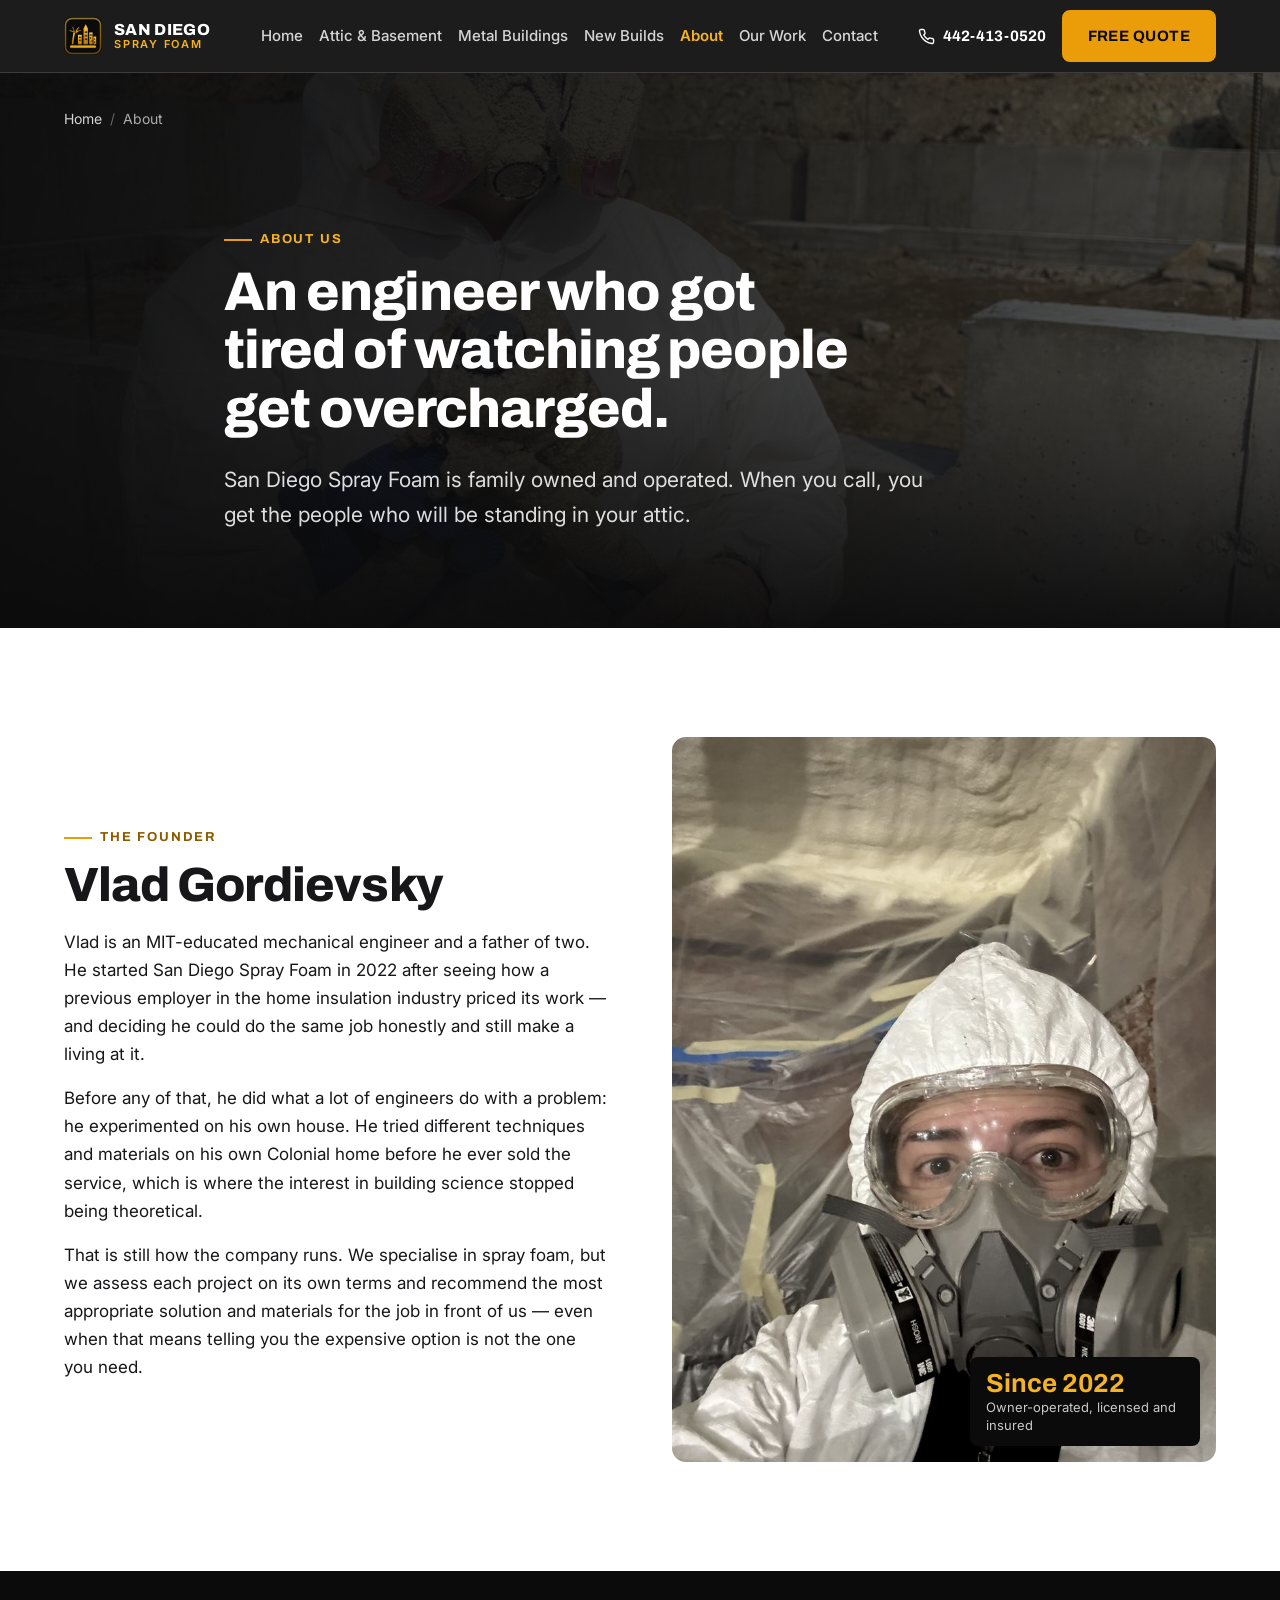
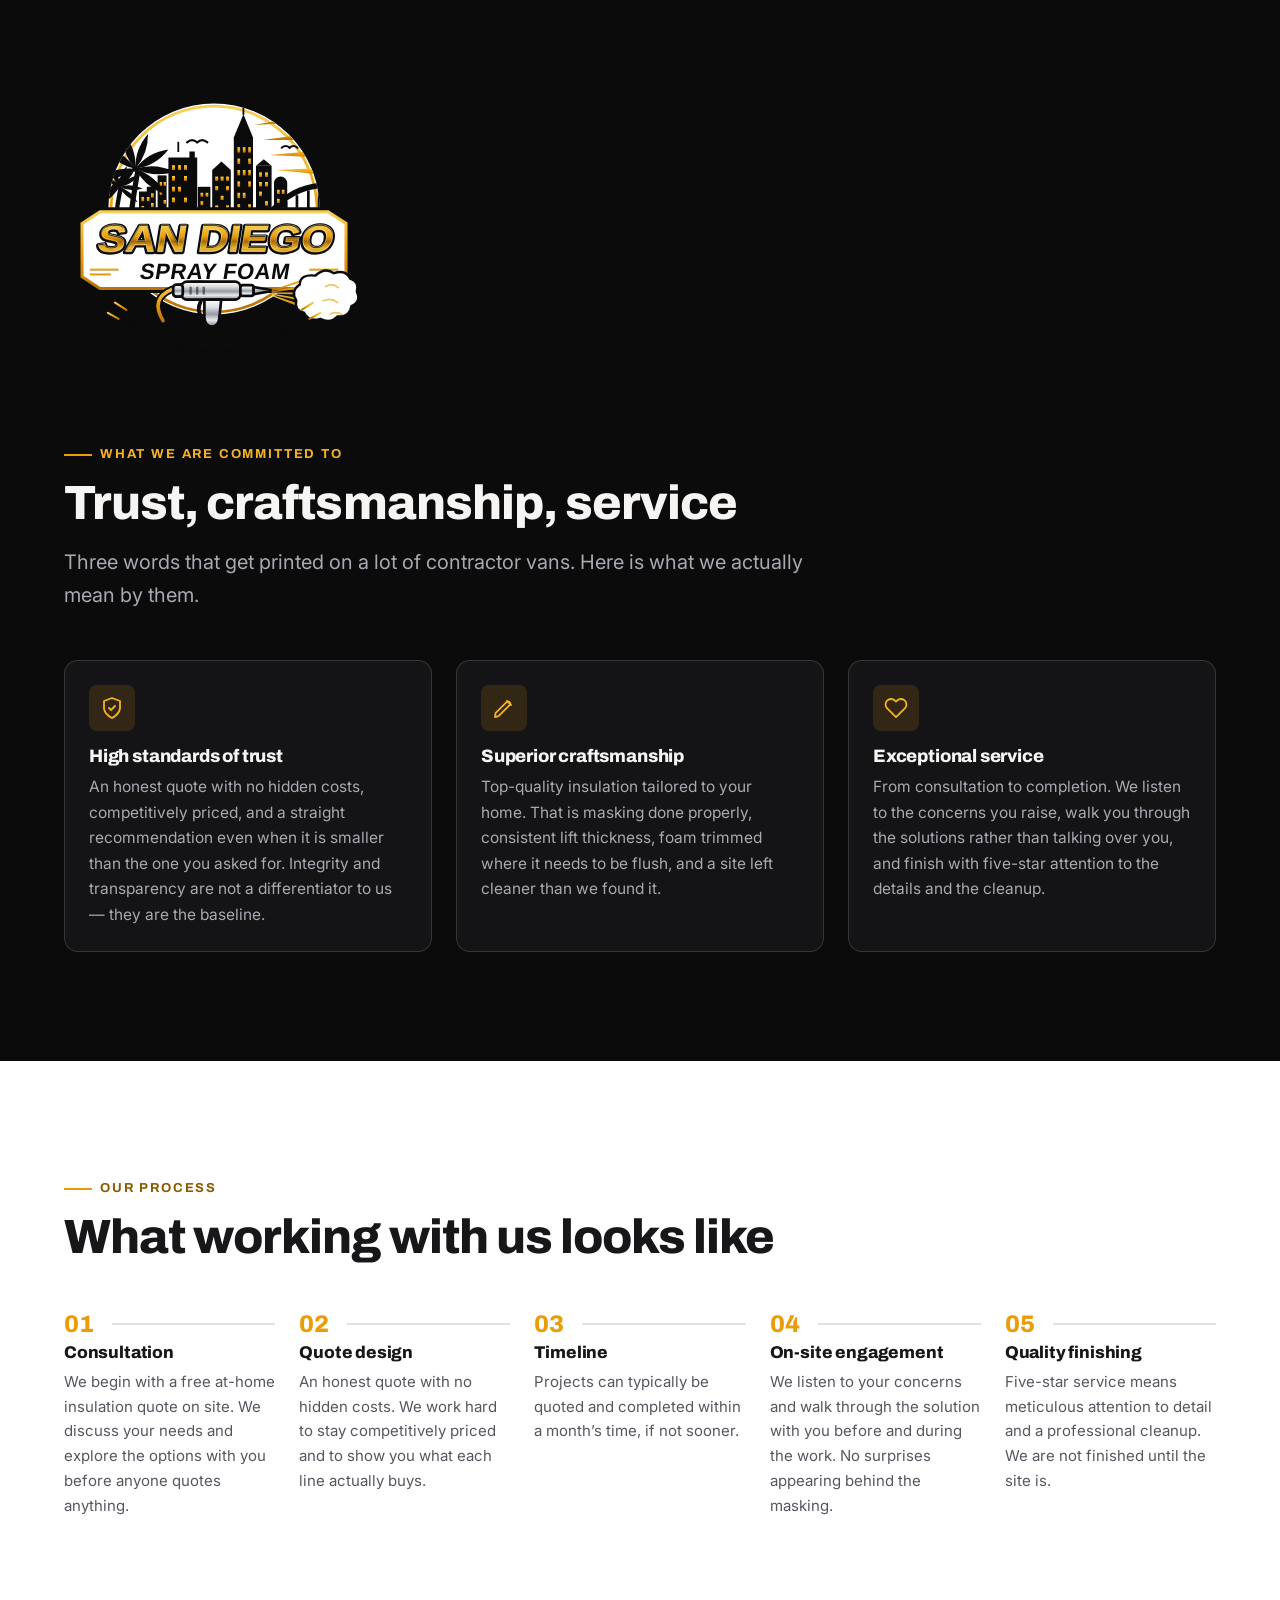
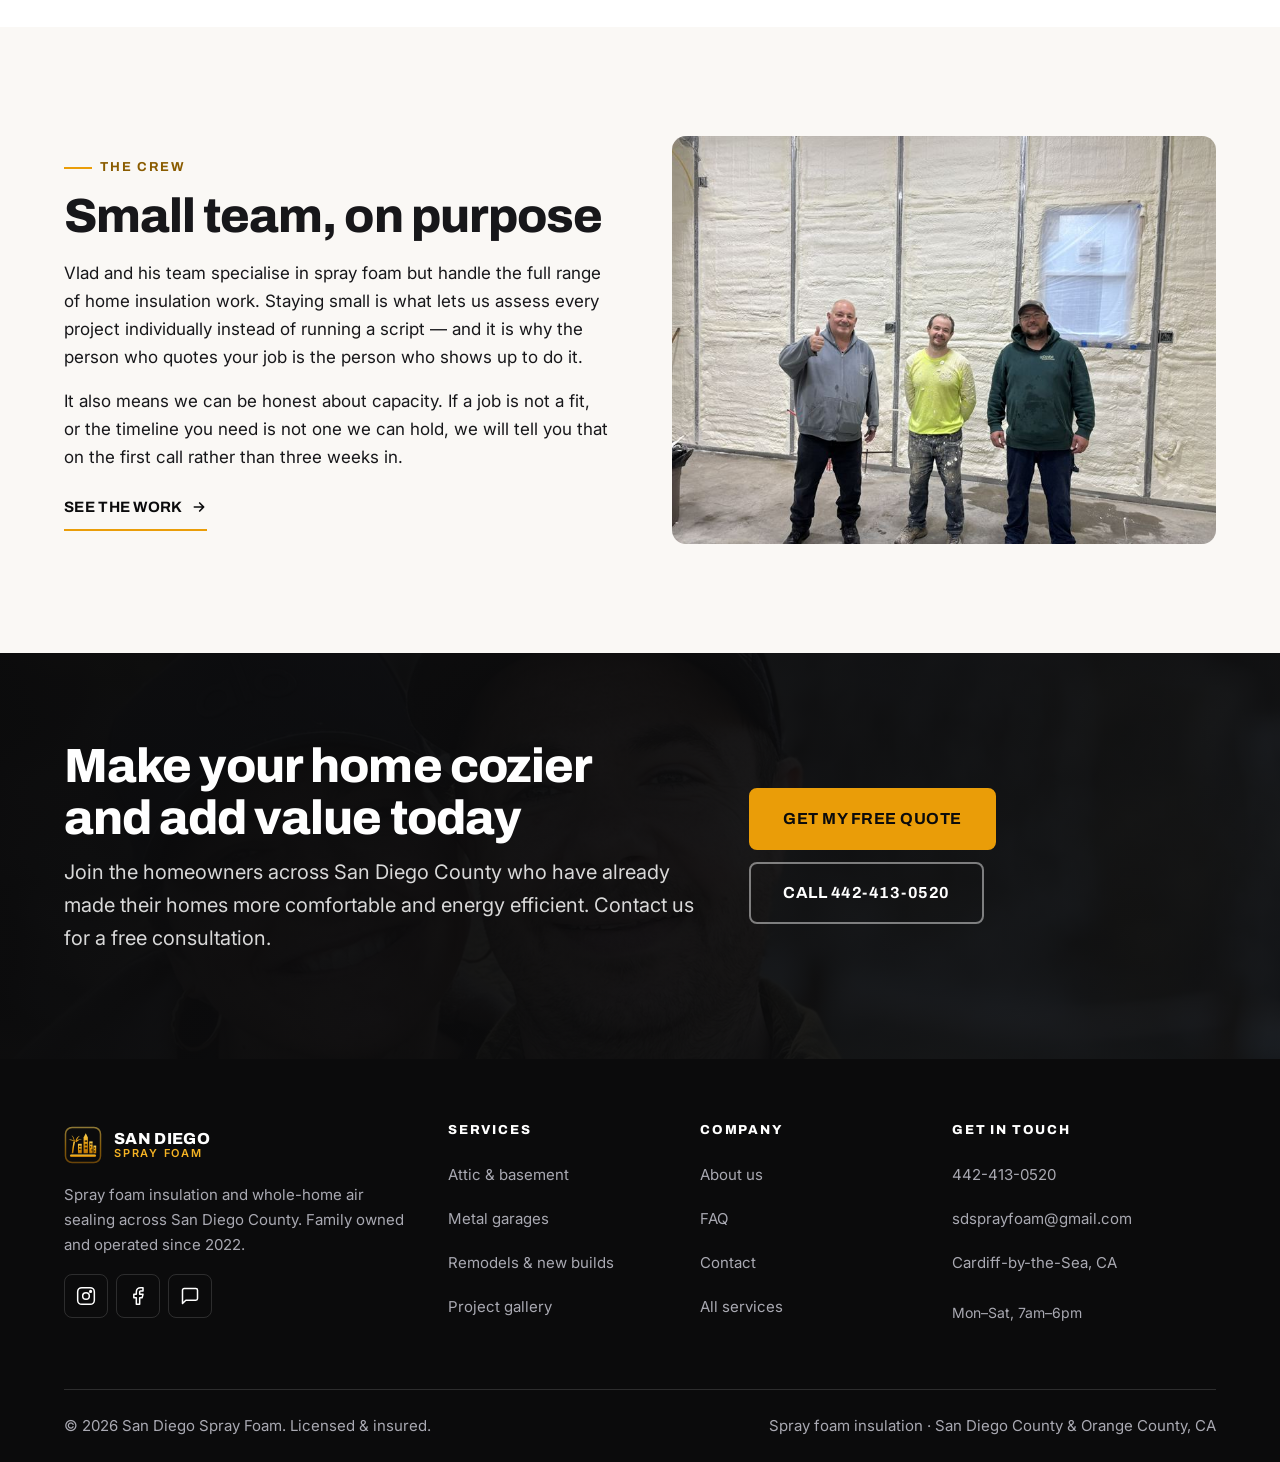
<file: about.html>
<!DOCTYPE html>
<html lang="en">
<head>
<meta charset="utf-8">
<meta name="viewport" content="width=device-width, initial-scale=1">
<title>About Us | San Diego Spray Foam, Family Owned Since 2022</title>
<meta name="description" content="Founded in 2022 by MIT-educated mechanical engineer Vlad Gordievsky. Family owned and operated spray foam insulation across San Diego County.">
<link rel="canonical" href="https://www.sandiegosprayfoamllc.com/about.html">

<meta property="og:type" content="profile">
<meta property="og:site_name" content="San Diego Spray Foam">
<meta property="og:title" content="About Us | San Diego Spray Foam, Family Owned Since 2022">
<meta property="og:description" content="Founded in 2022 by MIT-educated mechanical engineer Vlad Gordievsky. Family owned and operated spray foam insulation in San Diego County.">
<meta property="og:url" content="https://www.sandiegosprayfoamllc.com/about.html">
<meta property="og:image" content="https://www.sandiegosprayfoamllc.com/assets/img/owners-1600.jpg">
<meta name="twitter:card" content="summary_large_image">
<meta name="twitter:title" content="About San Diego Spray Foam">
<meta name="twitter:description" content="Family owned spray foam insulation in San Diego County, founded in 2022.">
<meta name="twitter:image" content="https://www.sandiegosprayfoamllc.com/assets/img/owners-1600.jpg">

<meta name="theme-color" content="#0b0b0c">
<meta name="robots" content="index, follow, max-image-preview:large">

<link rel="icon" href="assets/img/favicon.svg" type="image/svg+xml">
<link rel="apple-touch-icon" href="assets/img/favicon.svg">
<link rel="manifest" href="site.webmanifest">

<link rel="preconnect" href="https://fonts.googleapis.com">
<link rel="preconnect" href="https://fonts.gstatic.com" crossorigin>
<link rel="preload" as="image" href="assets/img/crew-portrait-1600.jpg" imagesrcset="assets/img/crew-portrait-800.jpg 800w, assets/img/crew-portrait-1600.jpg 1600w" imagesizes="100vw" fetchpriority="high">
<link rel="stylesheet" href="https://fonts.googleapis.com/css2?family=Archivo:wght@600;700;800&family=Inter:wght@400;500;600;700&display=swap">
<link rel="stylesheet" href="assets/css/styles.css">

<script type="application/ld+json">
{
  "@context": "https://schema.org",
  "@graph": [
    {
      "@type": "AboutPage",
      "url": "https://www.sandiegosprayfoamllc.com/about.html",
      "name": "About San Diego Spray Foam",
      "about": { "@id": "https://www.sandiegosprayfoamllc.com/#business" }
    },
    {
      "@type": "Person",
      "name": "Vlad Gordievsky",
      "jobTitle": "Founder and owner",
      "worksFor": { "@id": "https://www.sandiegosprayfoamllc.com/#business" },
      "alumniOf": { "@type": "CollegeOrUniversity", "name": "Massachusetts Institute of Technology" }
    },
    {
      "@type": "BreadcrumbList",
      "itemListElement": [
        { "@type": "ListItem", "position": 1, "name": "Home", "item": "https://www.sandiegosprayfoamllc.com/" },
        { "@type": "ListItem", "position": 2, "name": "About", "item": "https://www.sandiegosprayfoamllc.com/about.html" }
      ]
    }
  ]
}
</script>
</head>

<body>
<a class="skip-link" href="#main">Skip to main content</a>

<header class="header">
  <div class="container header__inner">
    <a class="brand" href="index.html" aria-label="San Diego Spray Foam — home">
      <img class="brand__mark" src="assets/img/logo-mark.svg" width="38" height="38" alt="">
      <span class="brand__text">
        <span class="brand__name">San Diego</span>
        <span class="brand__tag">Spray Foam</span>
      </span>
    </a>
    <button class="nav-toggle" type="button" aria-expanded="false" aria-controls="primary-nav" aria-label="Open menu">
      <svg class="icon-open" viewBox="0 0 24 24" fill="none" stroke="currentColor" stroke-width="2" stroke-linecap="round" aria-hidden="true"><path d="M3 6h18M3 12h18M3 18h18"/></svg>
      <svg class="icon-close" viewBox="0 0 24 24" fill="none" stroke="currentColor" stroke-width="2" stroke-linecap="round" aria-hidden="true"><path d="M6 6l12 12M18 6 6 18"/></svg>
    </button>
    <nav class="nav" id="primary-nav" aria-label="Primary">
      <ul class="nav__list">
        <li><a class="nav__link" href="index.html">Home</a></li>
        <li><a class="nav__link" href="attic-basement-insulation.html">Attic &amp; Basement</a></li>
        <li><a class="nav__link" href="metal-building-insulation.html">Metal Buildings</a></li>
        <li><a class="nav__link" href="new-construction.html">New Builds</a></li>
        <li><a class="nav__link" href="about.html" aria-current="page">About</a></li>
        <li><a class="nav__link" href="gallery.html">Our Work</a></li>
        <li><a class="nav__link" href="contact.html">Contact</a></li>
      </ul>
      <div class="nav__cta">
        <a class="nav__phone" href="tel:+14424130520">
          <svg viewBox="0 0 24 24" fill="none" stroke="currentColor" stroke-width="2" stroke-linecap="round" stroke-linejoin="round" aria-hidden="true"><path d="M22 16.92v3a2 2 0 0 1-2.18 2 19.79 19.79 0 0 1-8.63-3.07 19.5 19.5 0 0 1-6-6A19.79 19.79 0 0 1 2.12 4.18 2 2 0 0 1 4.11 2h3a2 2 0 0 1 2 1.72c.13.96.36 1.9.7 2.81a2 2 0 0 1-.45 2.11L8.09 9.91a16 16 0 0 0 6 6l1.27-1.27a2 2 0 0 1 2.11-.45c.9.34 1.85.57 2.81.7A2 2 0 0 1 22 16.92z"/></svg>
          442-413-0520
        </a>
        <a class="btn" href="contact.html">Free Quote</a>
      </div>
    </nav>
  </div>
</header>

<main id="main">

  <section class="hero hero--page">
    <div class="hero__media">
      <img src="assets/img/crew-portrait-1600.jpg"
           srcset="assets/img/crew-portrait-800.jpg 800w, assets/img/crew-portrait-1600.jpg 1600w"
           sizes="100vw" width="1600" height="2133" fetchpriority="high" decoding="async"
           alt="San Diego Spray Foam installer in a protective suit and respirator holding a spray gun on site.">
    </div>
    <div class="container">
      <nav class="crumbs" aria-label="Breadcrumb">
        <ol>
          <li><a href="index.html">Home</a></li>
          <li aria-current="page">About</li>
        </ol>
      </nav>
    </div>
    <div class="container hero__inner">
      <p class="eyebrow">About us</p>
      <h1>An engineer who got tired of watching people get overcharged.</h1>
      <p class="hero__sub">San Diego Spray Foam is family owned and operated. When you call, you get the people who will be standing in your attic.</p>
    </div>
  </section>

  <!-- ============================================================ STORY -->
  <section class="section">
    <div class="container">
      <div class="split">
        <div class="reveal prose">
          <p class="eyebrow">The founder</p>
          <h2>Vlad Gordievsky</h2>
          <p>Vlad is an MIT-educated mechanical engineer and a father of two. He started San Diego Spray Foam in 2022 after seeing how a previous employer in the home insulation industry priced its work &mdash; and deciding he could do the same job honestly and still make a living at it.</p>
          <p>Before any of that, he did what a lot of engineers do with a problem: he experimented on his own house. He tried different techniques and materials on his own Colonial home before he ever sold the service, which is where the interest in building science stopped being theoretical.</p>
          <p>That is still how the company runs. We specialise in spray foam, but we assess each project on its own terms and recommend the most appropriate solution and materials for the job in front of us &mdash; even when that means telling you the expensive option is not the one you need.</p>
        </div>
        <div class="split__media split__media--tall reveal">
          <img src="assets/img/crew-ppe-800.jpg"
               srcset="assets/img/crew-ppe-800.jpg 800w, assets/img/crew-ppe-1600.jpg 1600w"
               sizes="(min-width: 880px) 50vw, 100vw" width="800" height="1067" loading="lazy" decoding="async"
               alt="Installer wearing a full-face respirator and protective suit before starting a spray foam application.">
          <div class="split__badge">
            <strong>Since 2022</strong>
            <span>Owner-operated, licensed and insured</span>
          </div>
        </div>
      </div>
    </div>
  </section>

  <!-- =========================================================== VALUES -->
  <section class="section section--ink">
    <div class="container">
      <p class="text-center" style="margin: 0 0 var(--space-7)">
        <img src="assets/img/logo-emblem.svg" width="300" height="300" loading="lazy" decoding="async"
             style="display:inline-block;width:min(300px,72vw);height:auto"
             alt="San Diego Spray Foam emblem: the San Diego skyline over a spray foam gun, with the words SD native, family owned, superior craftsmanship, honest pricing.">
      </p>
      <div class="section-head">
        <p class="eyebrow">What we are committed to</p>
        <h2>Trust, craftsmanship, service</h2>
        <p class="lede">Three words that get printed on a lot of contractor vans. Here is what we actually mean by them.</p>
      </div>
      <div class="grid grid--3">
        <div class="feature reveal">
          <span class="feature__icon"><svg viewBox="0 0 24 24" fill="none" stroke="currentColor" stroke-width="1.8" stroke-linecap="round" stroke-linejoin="round" aria-hidden="true"><path d="M12 22s8-4 8-10V5l-8-3-8 3v7c0 6 8 10 8 10z"/><path d="m9 12 2 2 4-4"/></svg></span>
          <h3>High standards of trust</h3>
          <p>An honest quote with no hidden costs, competitively priced, and a straight recommendation even when it is smaller than the one you asked for. Integrity and transparency are not a differentiator to us &mdash; they are the baseline.</p>
        </div>
        <div class="feature reveal">
          <span class="feature__icon"><svg viewBox="0 0 24 24" fill="none" stroke="currentColor" stroke-width="1.8" stroke-linecap="round" stroke-linejoin="round" aria-hidden="true"><path d="M3 21l3.5-.8 11-11a2.1 2.1 0 0 0-3-3l-11 11z"/><path d="m15 5 4 4"/></svg></span>
          <h3>Superior craftsmanship</h3>
          <p>Top-quality insulation tailored to your home. That is masking done properly, consistent lift thickness, foam trimmed where it needs to be flush, and a site left cleaner than we found it.</p>
        </div>
        <div class="feature reveal">
          <span class="feature__icon"><svg viewBox="0 0 24 24" fill="none" stroke="currentColor" stroke-width="1.8" stroke-linecap="round" stroke-linejoin="round" aria-hidden="true"><path d="M20.84 4.61a5.5 5.5 0 0 0-7.78 0L12 5.67l-1.06-1.06a5.5 5.5 0 0 0-7.78 7.78l1.06 1.06L12 21.23l7.78-7.78 1.06-1.06a5.5 5.5 0 0 0 0-7.78z"/></svg></span>
          <h3>Exceptional service</h3>
          <p>From consultation to completion. We listen to the concerns you raise, walk you through the solutions rather than talking over you, and finish with five-star attention to the details and the cleanup.</p>
        </div>
      </div>
    </div>
  </section>

  <!-- ========================================================== PROCESS -->
  <section class="section">
    <div class="container">
      <div class="section-head">
        <p class="eyebrow">Our process</p>
        <h2>What working with us looks like</h2>
      </div>
      <ol class="steps">
        <li class="reveal">
          <h3>Consultation</h3>
          <p>We begin with a free at-home insulation quote on site. We discuss your needs and explore the options with you before anyone quotes anything.</p>
        </li>
        <li class="reveal">
          <h3>Quote design</h3>
          <p>An honest quote with no hidden costs. We work hard to stay competitively priced and to show you what each line actually buys.</p>
        </li>
        <li class="reveal">
          <h3>Timeline</h3>
          <p>Projects can typically be quoted and completed within a month&rsquo;s time, if not sooner.</p>
        </li>
        <li class="reveal">
          <h3>On-site engagement</h3>
          <p>We listen to your concerns and walk through the solution with you before and during the work. No surprises appearing behind the masking.</p>
        </li>
        <li class="reveal">
          <h3>Quality finishing</h3>
          <p>Five-star service means meticulous attention to detail and a professional cleanup. We are not finished until the site is.</p>
        </li>
      </ol>
    </div>
  </section>

  <!-- ============================================================ CREW -->
  <section class="section section--alt">
    <div class="container">
      <div class="split split--reverse">
        <div class="split__media reveal">
          <img src="assets/img/team-group-800.jpg"
               srcset="assets/img/team-group-800.jpg 800w, assets/img/team-group-1600.jpg 1600w"
               sizes="(min-width: 880px) 50vw, 100vw" width="800" height="600" loading="lazy" decoding="async"
               alt="Three members of the San Diego Spray Foam crew standing in a finished, fully insulated metal building.">
        </div>
        <div class="reveal">
          <p class="eyebrow">The crew</p>
          <h2>Small team, on purpose</h2>
          <p>Vlad and his team specialise in spray foam but handle the full range of home insulation work. Staying small is what lets us assess every project individually instead of running a script &mdash; and it is why the person who quotes your job is the person who shows up to do it.</p>
          <p>It also means we can be honest about capacity. If a job is not a fit, or the timeline you need is not one we can hold, we will tell you that on the first call rather than three weeks in.</p>
          <a class="link-arrow" href="gallery.html">See the work
            <svg viewBox="0 0 24 24" fill="none" stroke="currentColor" stroke-width="2.5" stroke-linecap="round" stroke-linejoin="round" aria-hidden="true"><path d="M5 12h14M13 6l6 6-6 6"/></svg>
          </a>
        </div>
      </div>
    </div>
  </section>

  <section class="cta-band">
    <div class="cta-band__media">
      <img src="assets/img/owners-1600.jpg" width="1600" height="1200" loading="lazy" decoding="async" alt="">
    </div>
    <div class="container cta-band__inner">
      <div>
        <h2>Make your home cozier and add value today</h2>
        <p class="lede">Join the homeowners across San Diego County who have already made their homes more comfortable and energy efficient. Contact us for a free consultation.</p>
      </div>
      <div class="btn-row">
        <a class="btn btn--lg" href="contact.html">Get my free quote</a>
        <a class="btn btn--lg btn--on-dark" href="tel:+14424130520">Call 442-413-0520</a>
      </div>
    </div>
  </section>

</main>

<footer class="footer">
  <div class="container">
    <div class="footer__grid">
      <div class="footer__brand">
        <a class="brand" href="index.html">
          <img class="brand__mark" src="assets/img/logo-mark.svg" width="38" height="38" alt="">
          <span class="brand__text">
            <span class="brand__name">San Diego</span>
            <span class="brand__tag">Spray Foam</span>
          </span>
        </a>
        <p>Spray foam insulation and whole-home air sealing across San Diego County. Family owned and operated since 2022.</p>
        <div class="footer__social">
          <a href="https://www.instagram.com/grandstreetsprayfoam" target="_blank" rel="noopener" aria-label="San Diego Spray Foam on Instagram">
            <svg viewBox="0 0 24 24" fill="none" stroke="currentColor" stroke-width="1.8" stroke-linecap="round" stroke-linejoin="round" aria-hidden="true"><rect x="2" y="2" width="20" height="20" rx="5"/><circle cx="12" cy="12" r="4"/><circle cx="17.5" cy="6.5" r="1"/></svg>
          </a>
          <a href="https://www.facebook.com/profile.php?id=61592294806452" target="_blank" rel="noopener" aria-label="San Diego Spray Foam on Facebook">
            <svg viewBox="0 0 24 24" fill="none" stroke="currentColor" stroke-width="1.8" stroke-linecap="round" stroke-linejoin="round" aria-hidden="true"><path d="M18 2h-3a5 5 0 0 0-5 5v3H7v4h3v8h4v-8h3l1-4h-4V7a1 1 0 0 1 1-1h3z"/></svg>
          </a>
          <a href="https://www.yelp.com/search?find_desc=San+Diego+Spray+Foam" target="_blank" rel="noopener" aria-label="San Diego Spray Foam on Yelp">
            <svg viewBox="0 0 24 24" fill="none" stroke="currentColor" stroke-width="1.8" stroke-linecap="round" stroke-linejoin="round" aria-hidden="true"><path d="M21 15a2 2 0 0 1-2 2H7l-4 4V5a2 2 0 0 1 2-2h14a2 2 0 0 1 2 2z"/></svg>
          </a>
        </div>
      </div>
      <nav aria-labelledby="foot-services">
        <h2 id="foot-services">Services</h2>
        <ul>
          <li><a href="attic-basement-insulation.html">Attic &amp; basement</a></li>
          <li><a href="metal-building-insulation.html">Metal garages</a></li>
          <li><a href="new-construction.html">Remodels &amp; new builds</a></li>
          <li><a href="gallery.html">Project gallery</a></li>
        </ul>
      </nav>
      <nav aria-labelledby="foot-company">
        <h2 id="foot-company">Company</h2>
        <ul>
          <li><a href="about.html">About us</a></li>
          <li><a href="index.html#faq">FAQ</a></li>
          <li><a href="contact.html">Contact</a></li>
          <li><a href="index.html#services">All services</a></li>
        </ul>
      </nav>
      <div>
        <h2>Get in touch</h2>
        <address>
          <ul>
            <li><a href="tel:+14424130520">442-413-0520</a></li>
            <li><a href="mailto:sdsprayfoam@gmail.com">sdsprayfoam@gmail.com</a></li>
            <li>Cardiff-by-the-Sea, CA</li>
          </ul>
        </address>
        <p style="margin-top: var(--space-4); font-size: .875rem">Mon&ndash;Sat, 7am&ndash;6pm</p>
      </div>
    </div>
    <div class="footer__bottom">
      <p>&copy; <span data-year>2026</span> San Diego Spray Foam. Licensed &amp; insured.</p>
      <p>Spray foam insulation &middot; San Diego County &amp; Orange County, CA</p>
    </div>
  </div>
</footer>

<div class="callbar">
  <a href="tel:+14424130520">
    <svg viewBox="0 0 24 24" fill="none" stroke="currentColor" stroke-width="2" stroke-linecap="round" stroke-linejoin="round" aria-hidden="true"><path d="M22 16.92v3a2 2 0 0 1-2.18 2 19.79 19.79 0 0 1-8.63-3.07 19.5 19.5 0 0 1-6-6A19.79 19.79 0 0 1 2.12 4.18 2 2 0 0 1 4.11 2h3a2 2 0 0 1 2 1.72c.13.96.36 1.9.7 2.81a2 2 0 0 1-.45 2.11L8.09 9.91a16 16 0 0 0 6 6l1.27-1.27a2 2 0 0 1 2.11-.45c.9.34 1.85.57 2.81.7A2 2 0 0 1 22 16.92z"/></svg>
    Call now
  </a>
  <a href="contact.html">Free quote</a>
</div>

<script src="assets/js/main.js" defer></script>
</body>
</html>
</file>
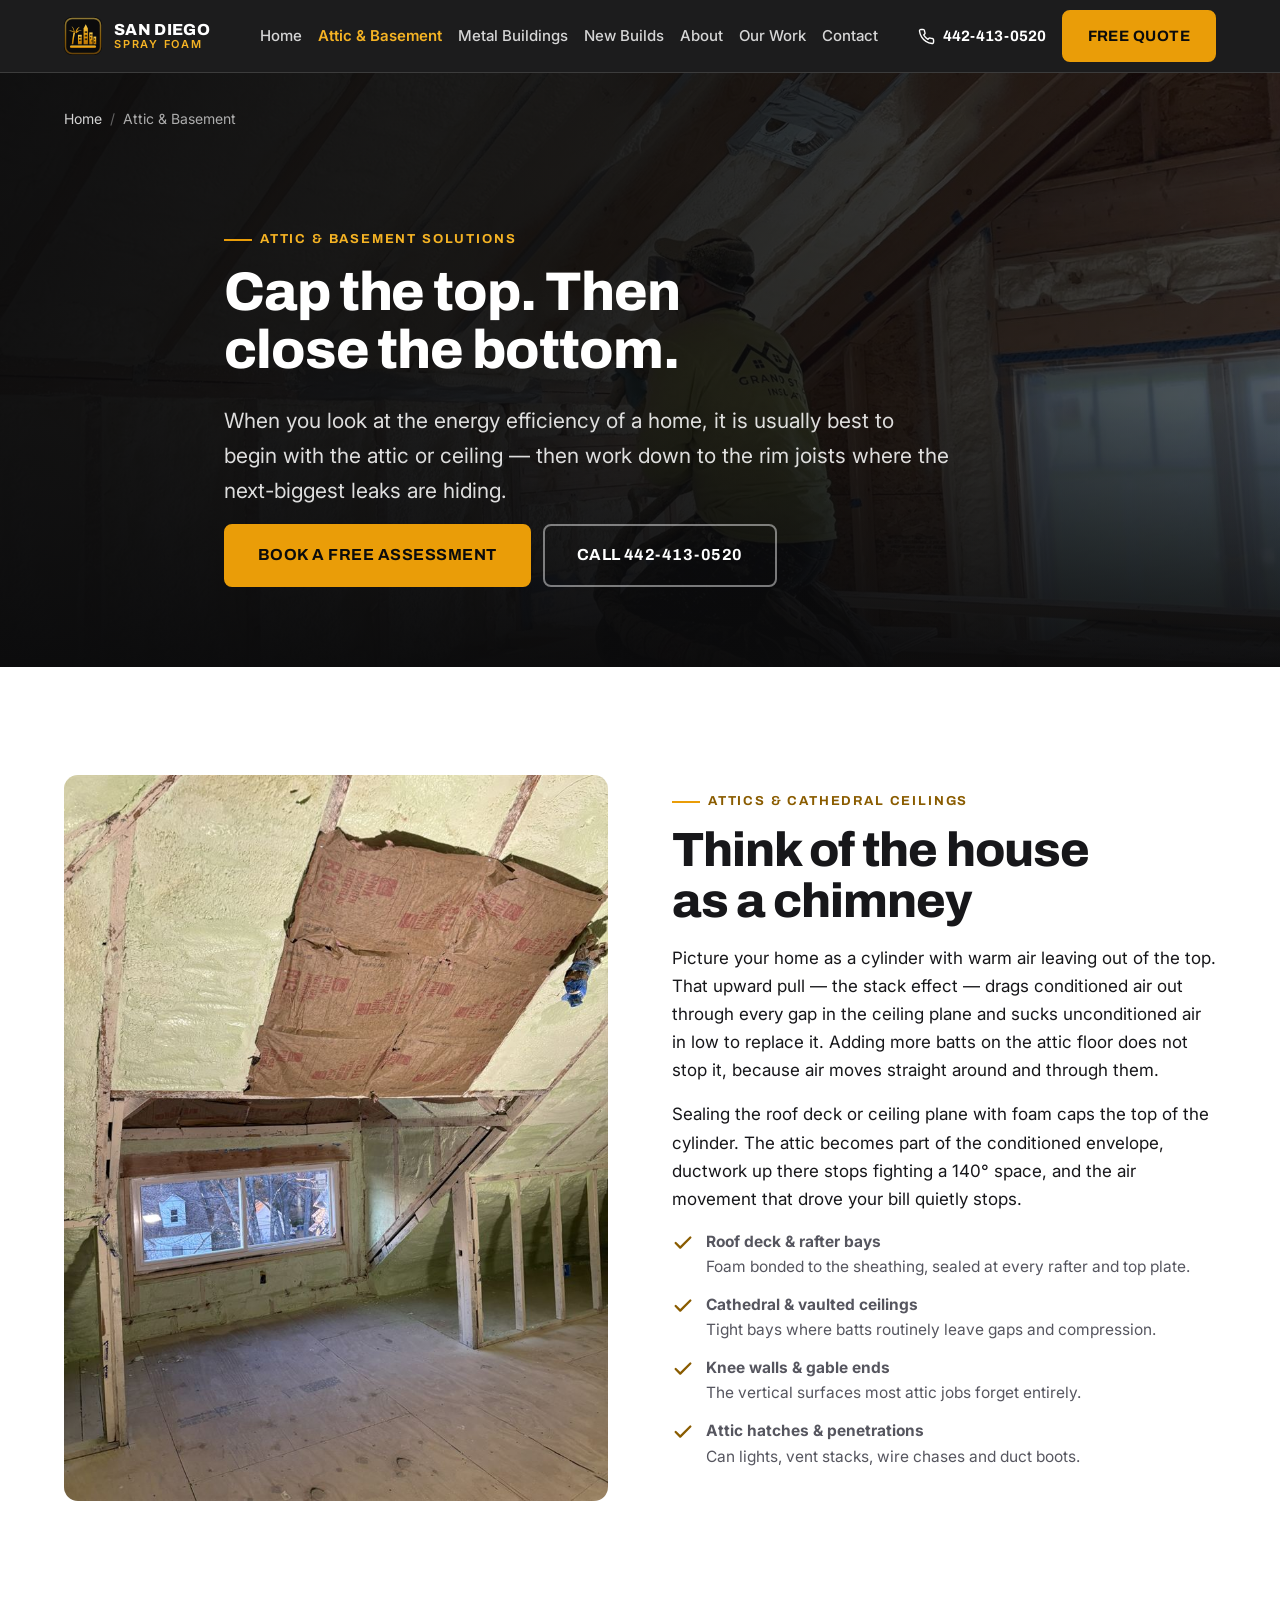
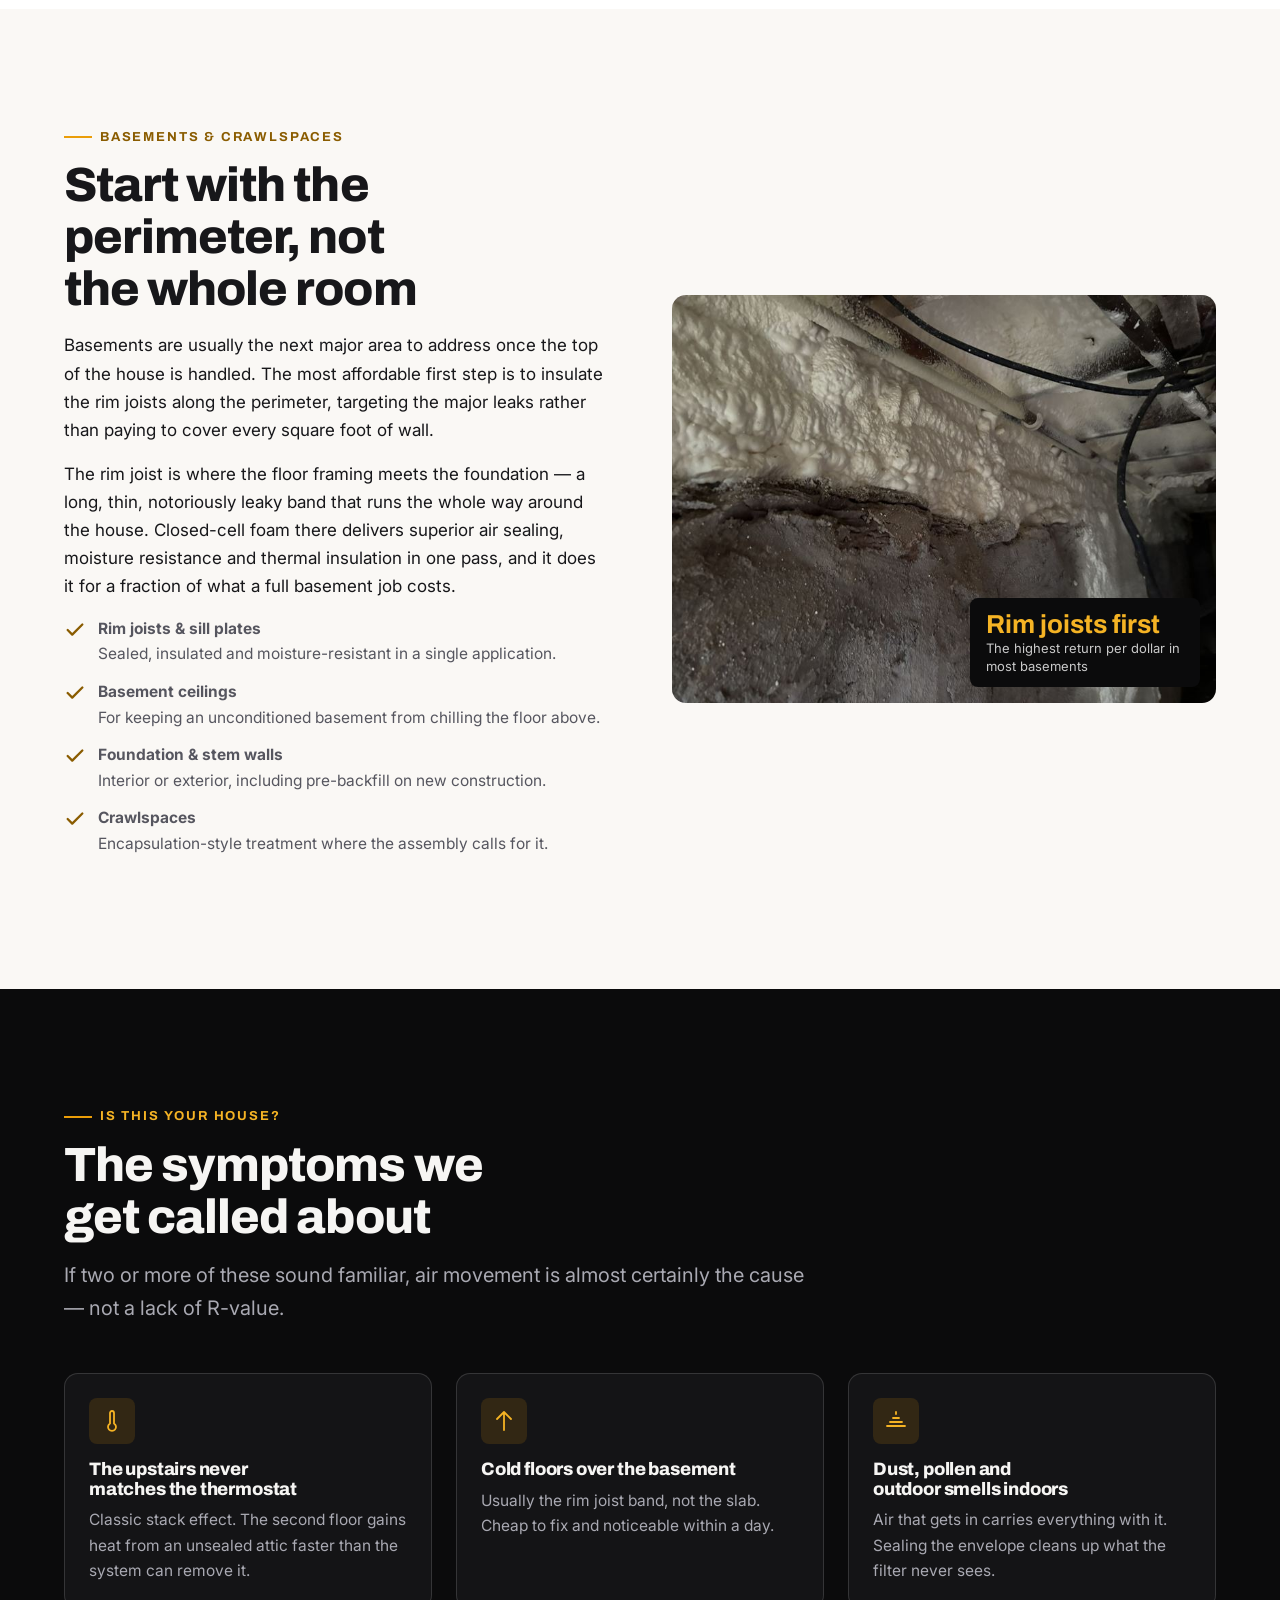
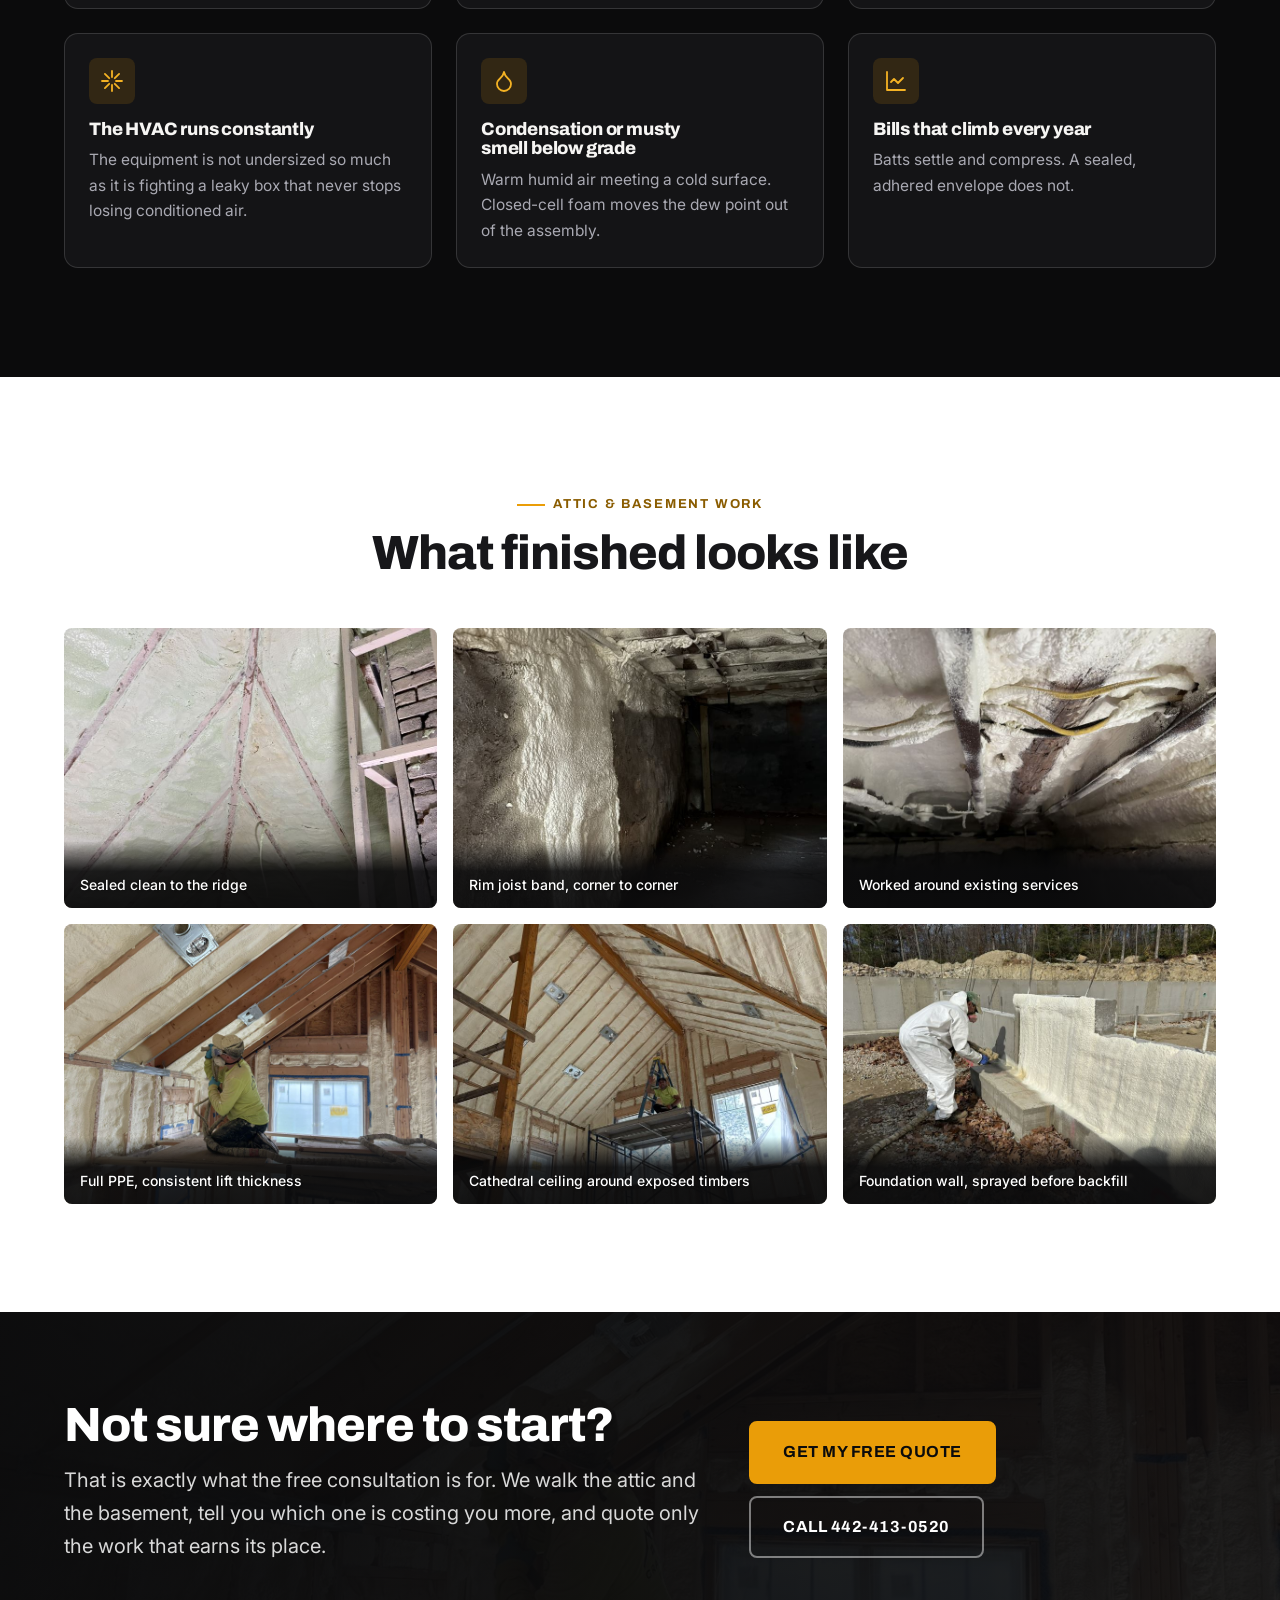
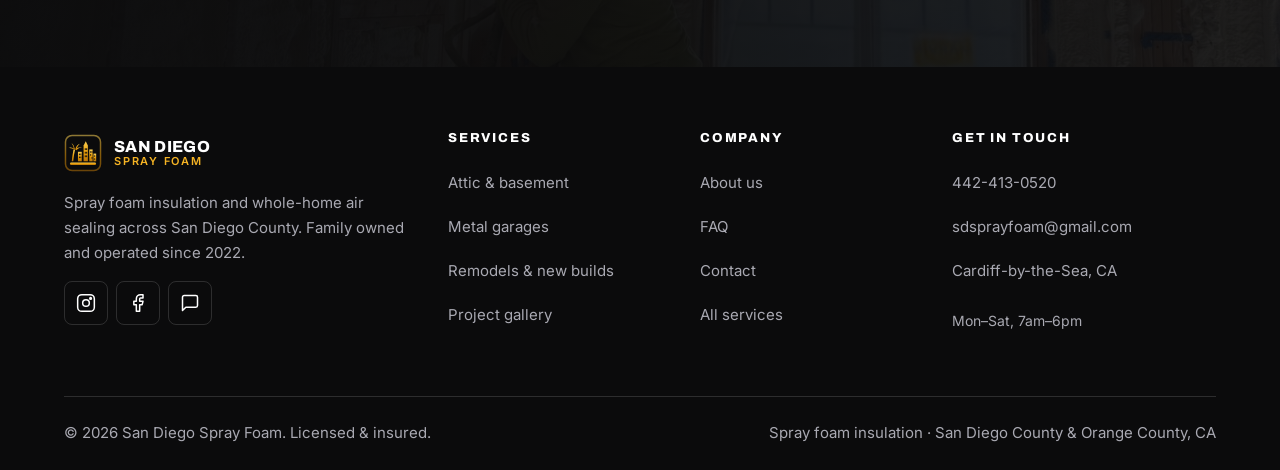
<file: attic-basement-insulation.html>
<!DOCTYPE html>
<html lang="en">
<head>
<meta charset="utf-8">
<meta name="viewport" content="width=device-width, initial-scale=1">
<title>Attic &amp; Basement Insulation | San Diego Spray Foam</title>
<meta name="description" content="Attic, cathedral ceiling, rim joist and basement spray foam insulation in San Diego County. Start at the top and seal the biggest leaks first. Free quotes.">
<link rel="canonical" href="https://www.sandiegosprayfoamllc.com/attic-basement-insulation.html">

<meta property="og:type" content="article">
<meta property="og:site_name" content="San Diego Spray Foam">
<meta property="og:title" content="Attic &amp; Basement Insulation | San Diego Spray Foam">
<meta property="og:description" content="Attic, cathedral ceiling, rim joist and basement spray foam insulation in San Diego County. Seal the biggest leaks first.">
<meta property="og:url" content="https://www.sandiegosprayfoamllc.com/attic-basement-insulation.html">
<meta property="og:image" content="https://www.sandiegosprayfoamllc.com/assets/img/attic-rafters-spray-1600.jpg">
<meta name="twitter:card" content="summary_large_image">
<meta name="twitter:title" content="Attic &amp; Basement Spray Foam Insulation">
<meta name="twitter:description" content="Attic, cathedral ceiling, rim joist and basement spray foam insulation in San Diego County.">
<meta name="twitter:image" content="https://www.sandiegosprayfoamllc.com/assets/img/attic-rafters-spray-1600.jpg">

<meta name="theme-color" content="#0b0b0c">
<meta name="robots" content="index, follow, max-image-preview:large">

<link rel="icon" href="assets/img/favicon.svg" type="image/svg+xml">
<link rel="apple-touch-icon" href="assets/img/favicon.svg">
<link rel="manifest" href="site.webmanifest">

<link rel="preconnect" href="https://fonts.googleapis.com">
<link rel="preconnect" href="https://fonts.gstatic.com" crossorigin>
<link rel="preload" as="image" href="assets/img/attic-rafters-spray-1600.jpg" imagesrcset="assets/img/attic-rafters-spray-800.jpg 800w, assets/img/attic-rafters-spray-1600.jpg 1600w" imagesizes="100vw" fetchpriority="high">
<link rel="stylesheet" href="https://fonts.googleapis.com/css2?family=Archivo:wght@600;700;800&family=Inter:wght@400;500;600;700&display=swap">
<link rel="stylesheet" href="assets/css/styles.css">

<script type="application/ld+json">
{
  "@context": "https://schema.org",
  "@graph": [
    {
      "@type": "Service",
      "name": "Attic and basement spray foam insulation",
      "serviceType": "Spray foam insulation",
      "description": "Attic, cathedral ceiling, rim joist and basement spray foam insulation and air sealing for homes in San Diego County and Orange County.",
      "url": "https://www.sandiegosprayfoamllc.com/attic-basement-insulation.html",
      "provider": { "@type": "HomeAndConstructionBusiness", "name": "San Diego Spray Foam", "@id": "https://www.sandiegosprayfoamllc.com/#business" },
      "areaServed": [
        { "@type": "AdministrativeArea", "name": "San Diego County, CA" },
        { "@type": "AdministrativeArea", "name": "Orange County, CA" }
      ],
      "offers": { "@type": "Offer", "priceCurrency": "USD", "availability": "https://schema.org/InStock", "description": "Free in-home consultation and quote" }
    },
    {
      "@type": "BreadcrumbList",
      "itemListElement": [
        { "@type": "ListItem", "position": 1, "name": "Home", "item": "https://www.sandiegosprayfoamllc.com/" },
        { "@type": "ListItem", "position": 2, "name": "Attic & Basement", "item": "https://www.sandiegosprayfoamllc.com/attic-basement-insulation.html" }
      ]
    }
  ]
}
</script>
</head>

<body>
<a class="skip-link" href="#main">Skip to main content</a>

<header class="header">
  <div class="container header__inner">
    <a class="brand" href="index.html" aria-label="San Diego Spray Foam — home">
      <img class="brand__mark" src="assets/img/logo-mark.svg" width="38" height="38" alt="">
      <span class="brand__text">
        <span class="brand__name">San Diego</span>
        <span class="brand__tag">Spray Foam</span>
      </span>
    </a>
    <button class="nav-toggle" type="button" aria-expanded="false" aria-controls="primary-nav" aria-label="Open menu">
      <svg class="icon-open" viewBox="0 0 24 24" fill="none" stroke="currentColor" stroke-width="2" stroke-linecap="round" aria-hidden="true"><path d="M3 6h18M3 12h18M3 18h18"/></svg>
      <svg class="icon-close" viewBox="0 0 24 24" fill="none" stroke="currentColor" stroke-width="2" stroke-linecap="round" aria-hidden="true"><path d="M6 6l12 12M18 6 6 18"/></svg>
    </button>
    <nav class="nav" id="primary-nav" aria-label="Primary">
      <ul class="nav__list">
        <li><a class="nav__link" href="index.html">Home</a></li>
        <li><a class="nav__link" href="attic-basement-insulation.html" aria-current="page">Attic &amp; Basement</a></li>
        <li><a class="nav__link" href="metal-building-insulation.html">Metal Buildings</a></li>
        <li><a class="nav__link" href="new-construction.html">New Builds</a></li>
        <li><a class="nav__link" href="about.html">About</a></li>
        <li><a class="nav__link" href="gallery.html">Our Work</a></li>
        <li><a class="nav__link" href="contact.html">Contact</a></li>
      </ul>
      <div class="nav__cta">
        <a class="nav__phone" href="tel:+14424130520">
          <svg viewBox="0 0 24 24" fill="none" stroke="currentColor" stroke-width="2" stroke-linecap="round" stroke-linejoin="round" aria-hidden="true"><path d="M22 16.92v3a2 2 0 0 1-2.18 2 19.79 19.79 0 0 1-8.63-3.07 19.5 19.5 0 0 1-6-6A19.79 19.79 0 0 1 2.12 4.18 2 2 0 0 1 4.11 2h3a2 2 0 0 1 2 1.72c.13.96.36 1.9.7 2.81a2 2 0 0 1-.45 2.11L8.09 9.91a16 16 0 0 0 6 6l1.27-1.27a2 2 0 0 1 2.11-.45c.9.34 1.85.57 2.81.7A2 2 0 0 1 22 16.92z"/></svg>
          442-413-0520
        </a>
        <a class="btn" href="contact.html">Free Quote</a>
      </div>
    </nav>
  </div>
</header>

<main id="main">

  <section class="hero hero--page">
    <div class="hero__media">
      <img src="assets/img/attic-rafters-spray-1600.jpg"
           srcset="assets/img/attic-rafters-spray-800.jpg 800w, assets/img/attic-rafters-spray-1600.jpg 1600w"
           sizes="100vw" width="1600" height="900" fetchpriority="high" decoding="async"
           alt="Spray foam applied between attic rafters, sealed to the roof deck.">
    </div>
    <div class="container">
      <nav class="crumbs" aria-label="Breadcrumb">
        <ol>
          <li><a href="index.html">Home</a></li>
          <li aria-current="page">Attic &amp; Basement</li>
        </ol>
      </nav>
    </div>
    <div class="container hero__inner">
      <p class="eyebrow">Attic &amp; basement solutions</p>
      <h1>Cap the top. Then close the bottom.</h1>
      <p class="hero__sub">When you look at the energy efficiency of a home, it is usually best to begin with the attic or ceiling &mdash; then work down to the rim joists where the next-biggest leaks are hiding.</p>
      <div class="btn-row">
        <a class="btn btn--lg" href="contact.html">Book a free assessment</a>
        <a class="btn btn--lg btn--on-dark" href="tel:+14424130520">Call 442-413-0520</a>
      </div>
    </div>
  </section>

  <!-- ============================================================ ATTICS -->
  <section class="section">
    <div class="container">
      <div class="split">
        <div class="split__media split__media--tall reveal">
          <img src="assets/img/attic-finished-800.jpg"
               srcset="assets/img/attic-finished-800.jpg 800w, assets/img/attic-finished-1600.jpg 1600w"
               sizes="(min-width: 880px) 50vw, 100vw" width="800" height="1067" loading="lazy" decoding="async"
               alt="Finished attic with the roof deck, gable ends and knee walls fully covered in spray foam.">
        </div>
        <div class="reveal">
          <p class="eyebrow">Attics &amp; cathedral ceilings</p>
          <h2>Think of the house as a chimney</h2>
          <p>Picture your home as a cylinder with warm air leaving out of the top. That upward pull &mdash; the stack effect &mdash; drags conditioned air out through every gap in the ceiling plane and sucks unconditioned air in low to replace it. Adding more batts on the attic floor does not stop it, because air moves straight around and through them.</p>
          <p>Sealing the roof deck or ceiling plane with foam caps the top of the cylinder. The attic becomes part of the conditioned envelope, ductwork up there stops fighting a 140&deg; space, and the air movement that drove your bill quietly stops.</p>
          <ul class="checklist">
            <li>
              <svg viewBox="0 0 24 24" fill="none" stroke="currentColor" stroke-width="2.5" stroke-linecap="round" stroke-linejoin="round" aria-hidden="true"><path d="M20 6 9 17l-5-5"/></svg>
              <span><strong>Roof deck &amp; rafter bays</strong><span>Foam bonded to the sheathing, sealed at every rafter and top plate.</span></span>
            </li>
            <li>
              <svg viewBox="0 0 24 24" fill="none" stroke="currentColor" stroke-width="2.5" stroke-linecap="round" stroke-linejoin="round" aria-hidden="true"><path d="M20 6 9 17l-5-5"/></svg>
              <span><strong>Cathedral &amp; vaulted ceilings</strong><span>Tight bays where batts routinely leave gaps and compression.</span></span>
            </li>
            <li>
              <svg viewBox="0 0 24 24" fill="none" stroke="currentColor" stroke-width="2.5" stroke-linecap="round" stroke-linejoin="round" aria-hidden="true"><path d="M20 6 9 17l-5-5"/></svg>
              <span><strong>Knee walls &amp; gable ends</strong><span>The vertical surfaces most attic jobs forget entirely.</span></span>
            </li>
            <li>
              <svg viewBox="0 0 24 24" fill="none" stroke="currentColor" stroke-width="2.5" stroke-linecap="round" stroke-linejoin="round" aria-hidden="true"><path d="M20 6 9 17l-5-5"/></svg>
              <span><strong>Attic hatches &amp; penetrations</strong><span>Can lights, vent stacks, wire chases and duct boots.</span></span>
            </li>
          </ul>
        </div>
      </div>
    </div>
  </section>

  <!-- ========================================================= BASEMENTS -->
  <section class="section section--alt">
    <div class="container">
      <div class="split split--reverse">
        <div class="split__media reveal">
          <img src="assets/img/rimjoist-closeup-800.jpg"
               srcset="assets/img/rimjoist-closeup-800.jpg 800w, assets/img/rimjoist-closeup-1600.jpg 1600w"
               sizes="(min-width: 880px) 50vw, 100vw" width="800" height="600" loading="lazy" decoding="async"
               alt="Closed-cell spray foam sealing the rim joist, sill plate and foundation top in a basement.">
          <div class="split__badge">
            <strong>Rim joists first</strong>
            <span>The highest return per dollar in most basements</span>
          </div>
        </div>
        <div class="reveal">
          <p class="eyebrow">Basements &amp; crawlspaces</p>
          <h2>Start with the perimeter, not the whole room</h2>
          <p>Basements are usually the next major area to address once the top of the house is handled. The most affordable first step is to insulate the rim joists along the perimeter, targeting the major leaks rather than paying to cover every square foot of wall.</p>
          <p>The rim joist is where the floor framing meets the foundation &mdash; a long, thin, notoriously leaky band that runs the whole way around the house. Closed-cell foam there delivers superior air sealing, moisture resistance and thermal insulation in one pass, and it does it for a fraction of what a full basement job costs.</p>
          <ul class="checklist">
            <li>
              <svg viewBox="0 0 24 24" fill="none" stroke="currentColor" stroke-width="2.5" stroke-linecap="round" stroke-linejoin="round" aria-hidden="true"><path d="M20 6 9 17l-5-5"/></svg>
              <span><strong>Rim joists &amp; sill plates</strong><span>Sealed, insulated and moisture-resistant in a single application.</span></span>
            </li>
            <li>
              <svg viewBox="0 0 24 24" fill="none" stroke="currentColor" stroke-width="2.5" stroke-linecap="round" stroke-linejoin="round" aria-hidden="true"><path d="M20 6 9 17l-5-5"/></svg>
              <span><strong>Basement ceilings</strong><span>For keeping an unconditioned basement from chilling the floor above.</span></span>
            </li>
            <li>
              <svg viewBox="0 0 24 24" fill="none" stroke="currentColor" stroke-width="2.5" stroke-linecap="round" stroke-linejoin="round" aria-hidden="true"><path d="M20 6 9 17l-5-5"/></svg>
              <span><strong>Foundation &amp; stem walls</strong><span>Interior or exterior, including pre-backfill on new construction.</span></span>
            </li>
            <li>
              <svg viewBox="0 0 24 24" fill="none" stroke="currentColor" stroke-width="2.5" stroke-linecap="round" stroke-linejoin="round" aria-hidden="true"><path d="M20 6 9 17l-5-5"/></svg>
              <span><strong>Crawlspaces</strong><span>Encapsulation-style treatment where the assembly calls for it.</span></span>
            </li>
          </ul>
        </div>
      </div>
    </div>
  </section>

  <!-- ============================================================ SIGNS -->
  <section class="section section--ink">
    <div class="container">
      <div class="section-head">
        <p class="eyebrow">Is this your house?</p>
        <h2>The symptoms we get called about</h2>
        <p class="lede">If two or more of these sound familiar, air movement is almost certainly the cause &mdash; not a lack of R-value.</p>
      </div>
      <div class="grid grid--3">
        <div class="feature reveal">
          <span class="feature__icon"><svg viewBox="0 0 24 24" fill="none" stroke="currentColor" stroke-width="1.8" stroke-linecap="round" stroke-linejoin="round" aria-hidden="true"><path d="M14 4v10.5a4 4 0 1 1-4 0V4a2 2 0 1 1 4 0z"/></svg></span>
          <h3>The upstairs never matches the thermostat</h3>
          <p>Classic stack effect. The second floor gains heat from an unsealed attic faster than the system can remove it.</p>
        </div>
        <div class="feature reveal">
          <span class="feature__icon"><svg viewBox="0 0 24 24" fill="none" stroke="currentColor" stroke-width="1.8" stroke-linecap="round" stroke-linejoin="round" aria-hidden="true"><path d="M12 3v18M5 10l7-7 7 7"/></svg></span>
          <h3>Cold floors over the basement</h3>
          <p>Usually the rim joist band, not the slab. Cheap to fix and noticeable within a day.</p>
        </div>
        <div class="feature reveal">
          <span class="feature__icon"><svg viewBox="0 0 24 24" fill="none" stroke="currentColor" stroke-width="1.8" stroke-linecap="round" stroke-linejoin="round" aria-hidden="true"><path d="M3 17h18M6 13h12M9 9h6M12 3v2"/></svg></span>
          <h3>Dust, pollen and outdoor smells indoors</h3>
          <p>Air that gets in carries everything with it. Sealing the envelope cleans up what the filter never sees.</p>
        </div>
        <div class="feature reveal">
          <span class="feature__icon"><svg viewBox="0 0 24 24" fill="none" stroke="currentColor" stroke-width="1.8" stroke-linecap="round" stroke-linejoin="round" aria-hidden="true"><path d="M12 2v6m0 8v6M4.9 4.9l4.3 4.3m5.6 5.6 4.3 4.3M2 12h6m8 0h6M4.9 19.1l4.3-4.3m5.6-5.6 4.3-4.3"/></svg></span>
          <h3>The HVAC runs constantly</h3>
          <p>The equipment is not undersized so much as it is fighting a leaky box that never stops losing conditioned air.</p>
        </div>
        <div class="feature reveal">
          <span class="feature__icon"><svg viewBox="0 0 24 24" fill="none" stroke="currentColor" stroke-width="1.8" stroke-linecap="round" stroke-linejoin="round" aria-hidden="true"><path d="M12 22a7 7 0 0 0 7-7c0-2-1-3.9-3-5.5s-3.5-4-4-6.5c-.5 2.5-2 4.9-4 6.5S5 13 5 15a7 7 0 0 0 7 7z"/></svg></span>
          <h3>Condensation or musty smell below grade</h3>
          <p>Warm humid air meeting a cold surface. Closed-cell foam moves the dew point out of the assembly.</p>
        </div>
        <div class="feature reveal">
          <span class="feature__icon"><svg viewBox="0 0 24 24" fill="none" stroke="currentColor" stroke-width="1.8" stroke-linecap="round" stroke-linejoin="round" aria-hidden="true"><path d="M3 3v18h18"/><path d="m19 9-5 5-4-4-3 3"/></svg></span>
          <h3>Bills that climb every year</h3>
          <p>Batts settle and compress. A sealed, adhered envelope does not.</p>
        </div>
      </div>
    </div>
  </section>

  <!-- ========================================================== GALLERY -->
  <section class="section">
    <div class="container">
      <div class="section-head section-head--center">
        <p class="eyebrow">Attic &amp; basement work</p>
        <h2>What finished looks like</h2>
      </div>
      <div class="gallery">
        <figure class="gallery__item" style="cursor:default">
          <img src="assets/img/attic-peak-800.jpg" srcset="assets/img/attic-peak-800.jpg 800w, assets/img/attic-peak-1600.jpg 1600w" sizes="(min-width: 900px) 33vw, 100vw" width="800" height="1067" loading="lazy" decoding="async" alt="Attic ridge and rafter bays coated in spray foam, sealed to the peak.">
          <figcaption class="gallery__caption">Sealed clean to the ridge</figcaption>
        </figure>
        <figure class="gallery__item" style="cursor:default">
          <img src="assets/img/basement-rimjoist-800.jpg" srcset="assets/img/basement-rimjoist-800.jpg 800w, assets/img/basement-rimjoist-1600.jpg 1600w" sizes="(min-width: 900px) 33vw, 100vw" width="800" height="1067" loading="lazy" decoding="async" alt="Basement rim joist band insulated with closed-cell spray foam.">
          <figcaption class="gallery__caption">Rim joist band, corner to corner</figcaption>
        </figure>
        <figure class="gallery__item" style="cursor:default">
          <img src="assets/img/basement-ceiling-800.jpg" srcset="assets/img/basement-ceiling-800.jpg 800w, assets/img/basement-ceiling-1600.jpg 1600w" sizes="(min-width: 900px) 33vw, 100vw" width="800" height="600" loading="lazy" decoding="async" alt="Basement ceiling joists and perimeter sealed with spray foam around existing plumbing.">
          <figcaption class="gallery__caption">Worked around existing services</figcaption>
        </figure>
        <figure class="gallery__item" style="cursor:default">
          <img src="assets/img/attic-kneeling-spray-800.jpg" srcset="assets/img/attic-kneeling-spray-800.jpg 800w, assets/img/attic-kneeling-spray-1600.jpg 1600w" sizes="(min-width: 900px) 33vw, 100vw" width="800" height="600" loading="lazy" decoding="async" alt="Installer in protective gear spraying foam into an attic rafter bay from a work platform.">
          <figcaption class="gallery__caption">Full PPE, consistent lift thickness</figcaption>
        </figure>
        <figure class="gallery__item" style="cursor:default">
          <img src="assets/img/cathedral-ceiling-800.jpg" srcset="assets/img/cathedral-ceiling-800.jpg 800w, assets/img/cathedral-ceiling-1600.jpg 1600w" sizes="(min-width: 900px) 33vw, 100vw" width="800" height="1067" loading="lazy" decoding="async" alt="Timber-framed cathedral ceiling with spray foam applied between the rafters.">
          <figcaption class="gallery__caption">Cathedral ceiling around exposed timbers</figcaption>
        </figure>
        <figure class="gallery__item" style="cursor:default">
          <img src="assets/img/foundation-spray-800.jpg" srcset="assets/img/foundation-spray-800.jpg 800w, assets/img/foundation-spray-1600.jpg 1600w" sizes="(min-width: 900px) 33vw, 100vw" width="800" height="600" loading="lazy" decoding="async" alt="Installer spraying closed-cell foam onto an exterior foundation wall before backfill.">
          <figcaption class="gallery__caption">Foundation wall, sprayed before backfill</figcaption>
        </figure>
      </div>
    </div>
  </section>

  <section class="cta-band">
    <div class="cta-band__media">
      <img src="assets/img/attic-kneeling-spray-1600.jpg" width="1600" height="1200" loading="lazy" decoding="async" alt="">
    </div>
    <div class="container cta-band__inner">
      <div>
        <h2>Not sure where to start?</h2>
        <p class="lede">That is exactly what the free consultation is for. We walk the attic and the basement, tell you which one is costing you more, and quote only the work that earns its place.</p>
      </div>
      <div class="btn-row">
        <a class="btn btn--lg" href="contact.html">Get my free quote</a>
        <a class="btn btn--lg btn--on-dark" href="tel:+14424130520">Call 442-413-0520</a>
      </div>
    </div>
  </section>

</main>

<footer class="footer">
  <div class="container">
    <div class="footer__grid">
      <div class="footer__brand">
        <a class="brand" href="index.html">
          <img class="brand__mark" src="assets/img/logo-mark.svg" width="38" height="38" alt="">
          <span class="brand__text">
            <span class="brand__name">San Diego</span>
            <span class="brand__tag">Spray Foam</span>
          </span>
        </a>
        <p>Spray foam insulation and whole-home air sealing across San Diego County. Family owned and operated since 2022.</p>
        <div class="footer__social">
          <a href="https://www.instagram.com/grandstreetsprayfoam" target="_blank" rel="noopener" aria-label="San Diego Spray Foam on Instagram">
            <svg viewBox="0 0 24 24" fill="none" stroke="currentColor" stroke-width="1.8" stroke-linecap="round" stroke-linejoin="round" aria-hidden="true"><rect x="2" y="2" width="20" height="20" rx="5"/><circle cx="12" cy="12" r="4"/><circle cx="17.5" cy="6.5" r="1"/></svg>
          </a>
          <a href="https://www.facebook.com/profile.php?id=61592294806452" target="_blank" rel="noopener" aria-label="San Diego Spray Foam on Facebook">
            <svg viewBox="0 0 24 24" fill="none" stroke="currentColor" stroke-width="1.8" stroke-linecap="round" stroke-linejoin="round" aria-hidden="true"><path d="M18 2h-3a5 5 0 0 0-5 5v3H7v4h3v8h4v-8h3l1-4h-4V7a1 1 0 0 1 1-1h3z"/></svg>
          </a>
          <a href="https://www.yelp.com/search?find_desc=San+Diego+Spray+Foam" target="_blank" rel="noopener" aria-label="San Diego Spray Foam on Yelp">
            <svg viewBox="0 0 24 24" fill="none" stroke="currentColor" stroke-width="1.8" stroke-linecap="round" stroke-linejoin="round" aria-hidden="true"><path d="M21 15a2 2 0 0 1-2 2H7l-4 4V5a2 2 0 0 1 2-2h14a2 2 0 0 1 2 2z"/></svg>
          </a>
        </div>
      </div>
      <nav aria-labelledby="foot-services">
        <h2 id="foot-services">Services</h2>
        <ul>
          <li><a href="attic-basement-insulation.html">Attic &amp; basement</a></li>
          <li><a href="metal-building-insulation.html">Metal garages</a></li>
          <li><a href="new-construction.html">Remodels &amp; new builds</a></li>
          <li><a href="gallery.html">Project gallery</a></li>
        </ul>
      </nav>
      <nav aria-labelledby="foot-company">
        <h2 id="foot-company">Company</h2>
        <ul>
          <li><a href="about.html">About us</a></li>
          <li><a href="index.html#faq">FAQ</a></li>
          <li><a href="contact.html">Contact</a></li>
          <li><a href="index.html#services">All services</a></li>
        </ul>
      </nav>
      <div>
        <h2>Get in touch</h2>
        <address>
          <ul>
            <li><a href="tel:+14424130520">442-413-0520</a></li>
            <li><a href="mailto:sdsprayfoam@gmail.com">sdsprayfoam@gmail.com</a></li>
            <li>Cardiff-by-the-Sea, CA</li>
          </ul>
        </address>
        <p style="margin-top: var(--space-4); font-size: .875rem">Mon&ndash;Sat, 7am&ndash;6pm</p>
      </div>
    </div>
    <div class="footer__bottom">
      <p>&copy; <span data-year>2026</span> San Diego Spray Foam. Licensed &amp; insured.</p>
      <p>Spray foam insulation &middot; San Diego County &amp; Orange County, CA</p>
    </div>
  </div>
</footer>

<div class="callbar">
  <a href="tel:+14424130520">
    <svg viewBox="0 0 24 24" fill="none" stroke="currentColor" stroke-width="2" stroke-linecap="round" stroke-linejoin="round" aria-hidden="true"><path d="M22 16.92v3a2 2 0 0 1-2.18 2 19.79 19.79 0 0 1-8.63-3.07 19.5 19.5 0 0 1-6-6A19.79 19.79 0 0 1 2.12 4.18 2 2 0 0 1 4.11 2h3a2 2 0 0 1 2 1.72c.13.96.36 1.9.7 2.81a2 2 0 0 1-.45 2.11L8.09 9.91a16 16 0 0 0 6 6l1.27-1.27a2 2 0 0 1 2.11-.45c.9.34 1.85.57 2.81.7A2 2 0 0 1 22 16.92z"/></svg>
    Call now
  </a>
  <a href="contact.html">Free quote</a>
</div>

<script src="assets/js/main.js" defer></script>
</body>
</html>
</file>
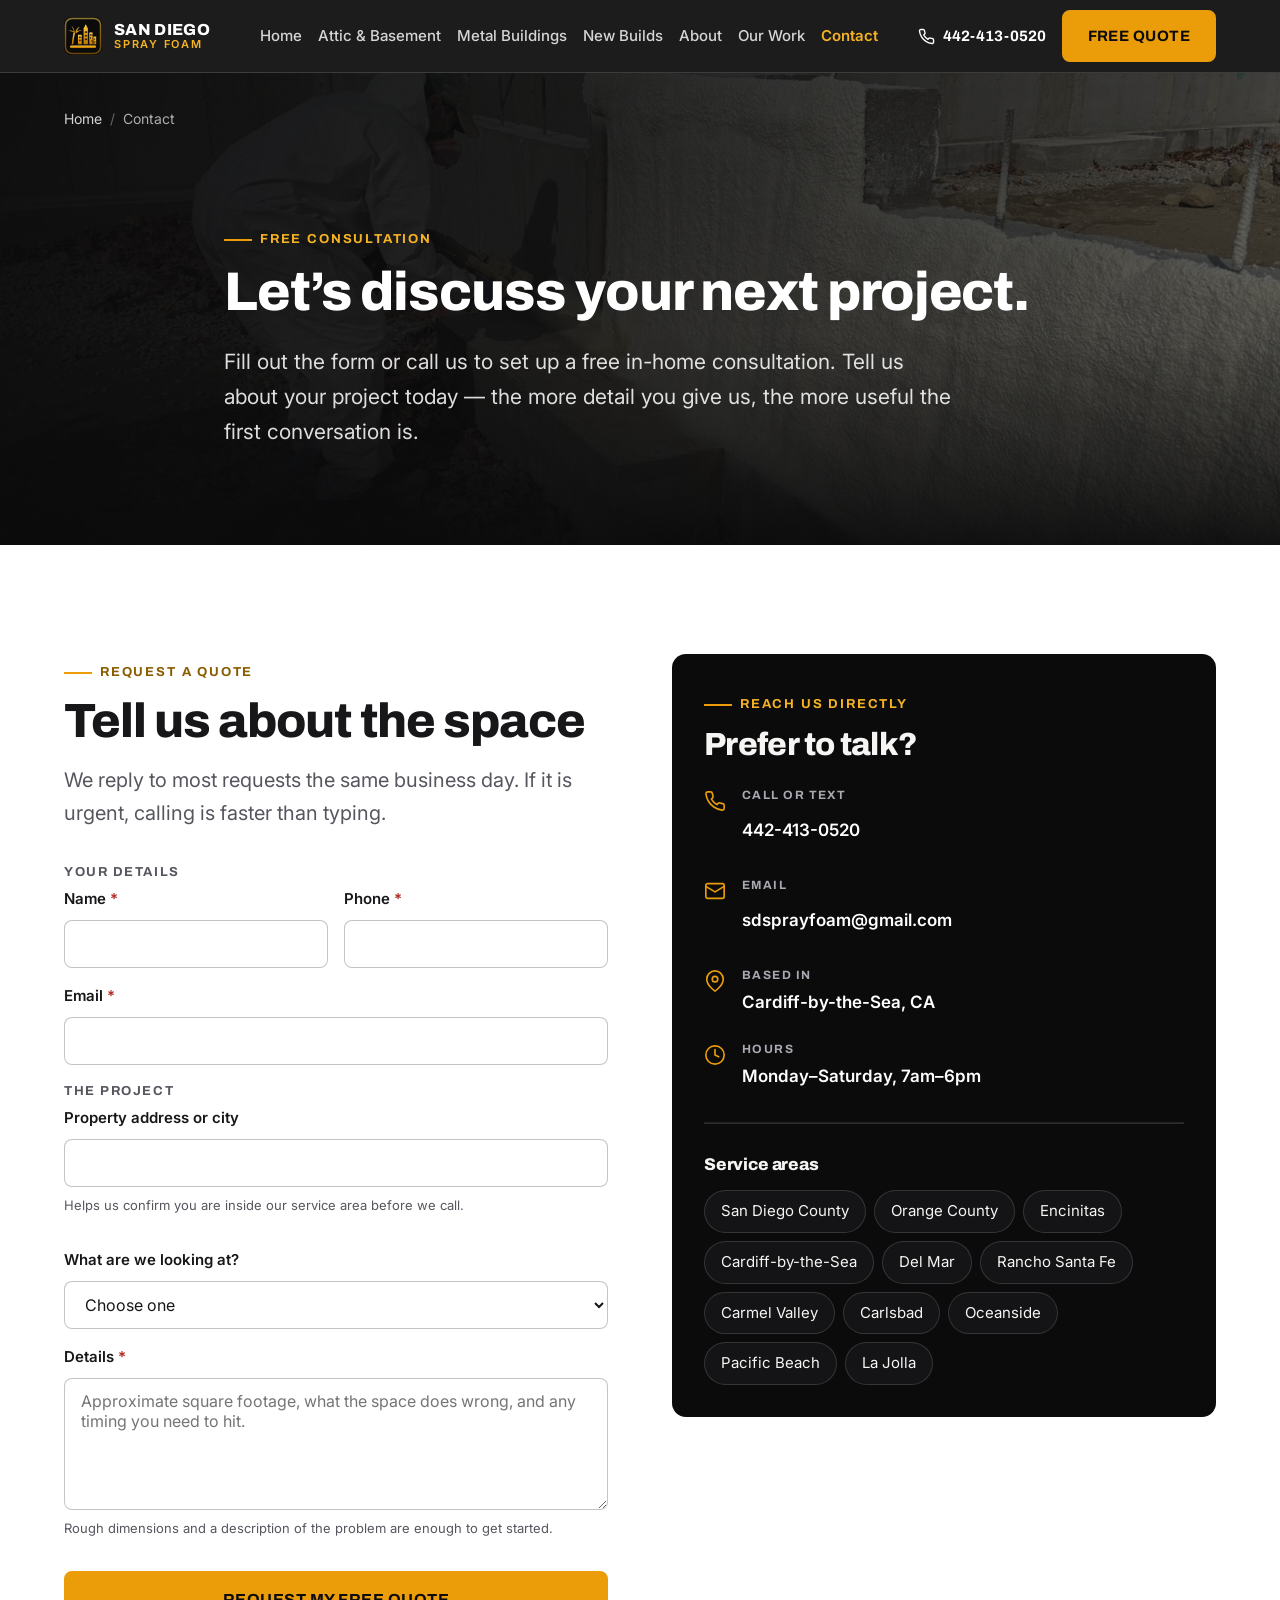
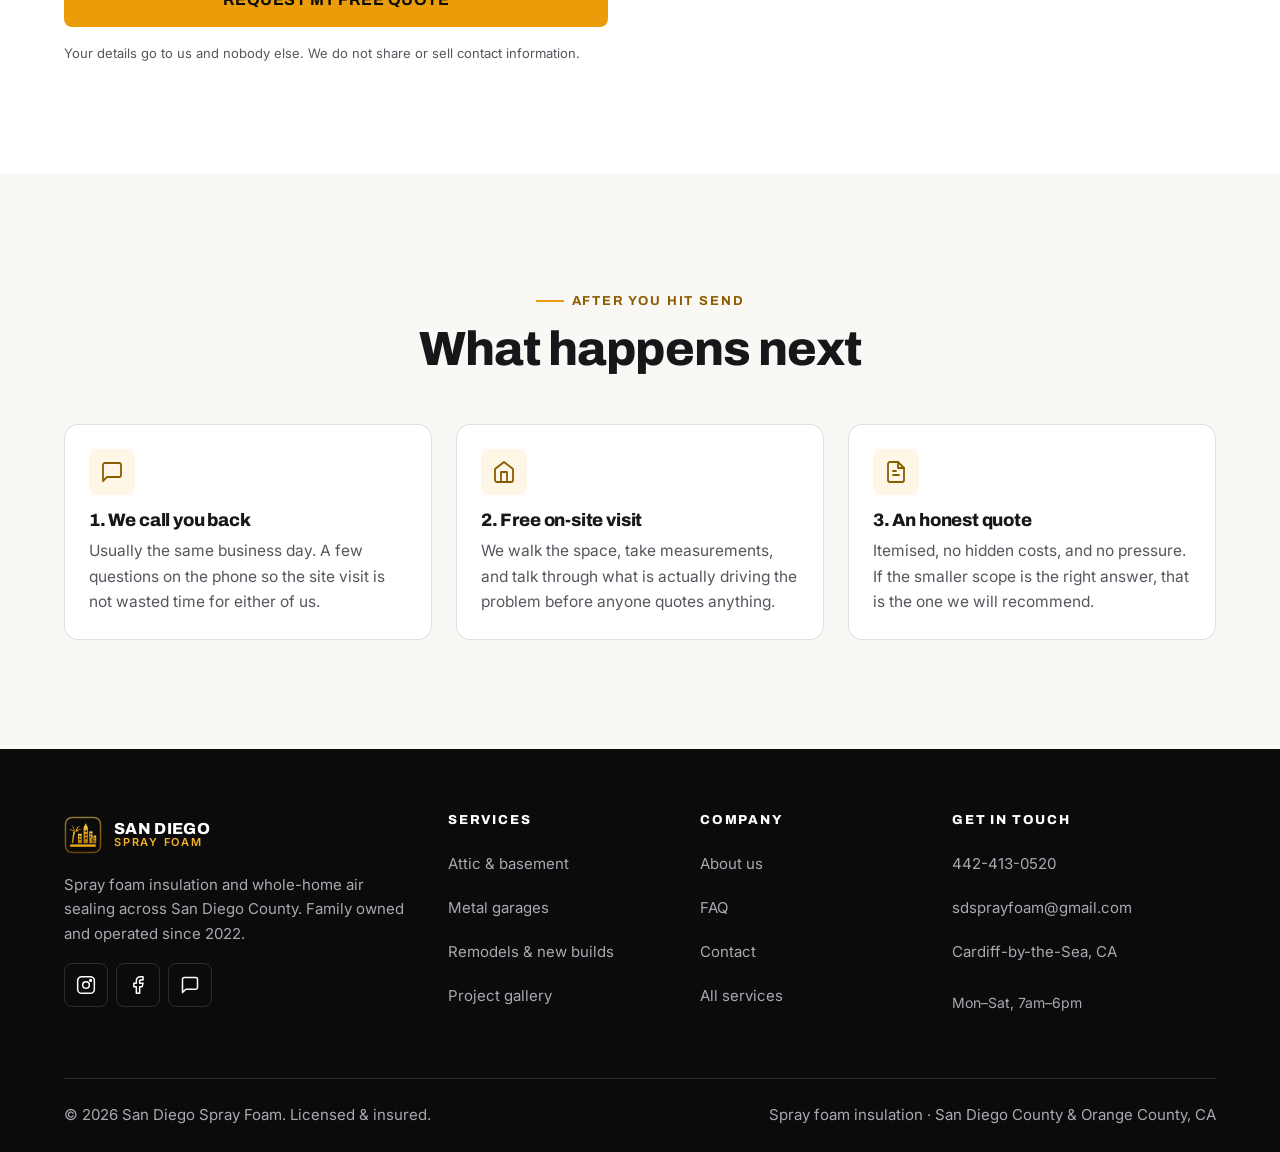
<file: contact.html>
<!DOCTYPE html>
<html lang="en">
<head>
<meta charset="utf-8">
<meta name="viewport" content="width=device-width, initial-scale=1">
<title>Contact &amp; Free Quote | San Diego Spray Foam</title>
<meta name="description" content="Get a free in-home spray foam insulation quote in San Diego County. Call 442-413-0520, email sdsprayfoam@gmail.com, or send us the details of your project.">
<link rel="canonical" href="https://www.sandiegosprayfoamllc.com/contact.html">

<meta property="og:type" content="website">
<meta property="og:site_name" content="San Diego Spray Foam">
<meta property="og:title" content="Contact &amp; Free Quote | San Diego Spray Foam">
<meta property="og:description" content="Get a free in-home spray foam insulation quote in San Diego County. Call 442-413-0520.">
<meta property="og:url" content="https://www.sandiegosprayfoamllc.com/contact.html">
<meta property="og:image" content="https://www.sandiegosprayfoamllc.com/assets/img/foundation-spray-1600.jpg">
<meta name="twitter:card" content="summary_large_image">
<meta name="twitter:title" content="Contact &amp; Free Quote | San Diego Spray Foam">
<meta name="twitter:description" content="Free in-home spray foam insulation quotes across San Diego County.">
<meta name="twitter:image" content="https://www.sandiegosprayfoamllc.com/assets/img/foundation-spray-1600.jpg">

<meta name="theme-color" content="#0b0b0c">
<meta name="robots" content="index, follow, max-image-preview:large">

<link rel="icon" href="assets/img/favicon.svg" type="image/svg+xml">
<link rel="apple-touch-icon" href="assets/img/favicon.svg">
<link rel="manifest" href="site.webmanifest">

<link rel="preconnect" href="https://fonts.googleapis.com">
<link rel="preconnect" href="https://fonts.gstatic.com" crossorigin>
<link rel="stylesheet" href="https://fonts.googleapis.com/css2?family=Archivo:wght@600;700;800&family=Inter:wght@400;500;600;700&display=swap">
<link rel="stylesheet" href="assets/css/styles.css">

<script type="application/ld+json">
{
  "@context": "https://schema.org",
  "@graph": [
    {
      "@type": "ContactPage",
      "url": "https://www.sandiegosprayfoamllc.com/contact.html",
      "name": "Contact San Diego Spray Foam",
      "about": { "@id": "https://www.sandiegosprayfoamllc.com/#business" }
    },
    {
      "@type": "BreadcrumbList",
      "itemListElement": [
        { "@type": "ListItem", "position": 1, "name": "Home", "item": "https://www.sandiegosprayfoamllc.com/" },
        { "@type": "ListItem", "position": 2, "name": "Contact", "item": "https://www.sandiegosprayfoamllc.com/contact.html" }
      ]
    }
  ]
}
</script>
</head>

<body>
<a class="skip-link" href="#main">Skip to main content</a>

<header class="header">
  <div class="container header__inner">
    <a class="brand" href="index.html" aria-label="San Diego Spray Foam — home">
      <img class="brand__mark" src="assets/img/logo-mark.svg" width="38" height="38" alt="">
      <span class="brand__text">
        <span class="brand__name">San Diego</span>
        <span class="brand__tag">Spray Foam</span>
      </span>
    </a>
    <button class="nav-toggle" type="button" aria-expanded="false" aria-controls="primary-nav" aria-label="Open menu">
      <svg class="icon-open" viewBox="0 0 24 24" fill="none" stroke="currentColor" stroke-width="2" stroke-linecap="round" aria-hidden="true"><path d="M3 6h18M3 12h18M3 18h18"/></svg>
      <svg class="icon-close" viewBox="0 0 24 24" fill="none" stroke="currentColor" stroke-width="2" stroke-linecap="round" aria-hidden="true"><path d="M6 6l12 12M18 6 6 18"/></svg>
    </button>
    <nav class="nav" id="primary-nav" aria-label="Primary">
      <ul class="nav__list">
        <li><a class="nav__link" href="index.html">Home</a></li>
        <li><a class="nav__link" href="attic-basement-insulation.html">Attic &amp; Basement</a></li>
        <li><a class="nav__link" href="metal-building-insulation.html">Metal Buildings</a></li>
        <li><a class="nav__link" href="new-construction.html">New Builds</a></li>
        <li><a class="nav__link" href="about.html">About</a></li>
        <li><a class="nav__link" href="gallery.html">Our Work</a></li>
        <li><a class="nav__link" href="contact.html" aria-current="page">Contact</a></li>
      </ul>
      <div class="nav__cta">
        <a class="nav__phone" href="tel:+14424130520">
          <svg viewBox="0 0 24 24" fill="none" stroke="currentColor" stroke-width="2" stroke-linecap="round" stroke-linejoin="round" aria-hidden="true"><path d="M22 16.92v3a2 2 0 0 1-2.18 2 19.79 19.79 0 0 1-8.63-3.07 19.5 19.5 0 0 1-6-6A19.79 19.79 0 0 1 2.12 4.18 2 2 0 0 1 4.11 2h3a2 2 0 0 1 2 1.72c.13.96.36 1.9.7 2.81a2 2 0 0 1-.45 2.11L8.09 9.91a16 16 0 0 0 6 6l1.27-1.27a2 2 0 0 1 2.11-.45c.9.34 1.85.57 2.81.7A2 2 0 0 1 22 16.92z"/></svg>
          442-413-0520
        </a>
        <a class="btn" href="#quote-form">Free Quote</a>
      </div>
    </nav>
  </div>
</header>

<main id="main">

  <section class="hero hero--page">
    <div class="hero__media">
      <img src="assets/img/foundation-spray-1600.jpg"
           srcset="assets/img/foundation-spray-800.jpg 800w, assets/img/foundation-spray-1600.jpg 1600w"
           sizes="100vw" width="1600" height="1200" fetchpriority="high" decoding="async"
           alt="Installer applying closed-cell spray foam to a foundation wall on a job site.">
    </div>
    <div class="container">
      <nav class="crumbs" aria-label="Breadcrumb">
        <ol>
          <li><a href="index.html">Home</a></li>
          <li aria-current="page">Contact</li>
        </ol>
      </nav>
    </div>
    <div class="container hero__inner">
      <p class="eyebrow">Free consultation</p>
      <h1>Let&rsquo;s discuss your next project.</h1>
      <p class="hero__sub">Fill out the form or call us to set up a free in-home consultation. Tell us about your project today &mdash; the more detail you give us, the more useful the first conversation is.</p>
    </div>
  </section>

  <!-- ===================================================== FORM + DETAILS -->
  <section class="section">
    <div class="container">
      <div class="split" style="align-items: start">

        <div class="reveal">
          <p class="eyebrow">Request a quote</p>
          <h2>Tell us about the space</h2>
          <p class="lede" style="margin-bottom: var(--space-6)">We reply to most requests the same business day. If it is urgent, calling is faster than typing.</p>

          <form class="form" id="quote-form" action="https://formspree.io/f/YOUR_FORM_ID" method="POST" data-email="sdsprayfoam@gmail.com" novalidate>
            <p class="form__status" role="status" aria-live="polite"></p>

            <fieldset>
              <legend>Your details</legend>
              <div class="form__row form__row--2">
                <div class="field">
                  <label for="name">Name <span class="req" aria-hidden="true">*</span></label>
                  <input type="text" id="name" name="name" autocomplete="name" required aria-describedby="name-err">
                  <p class="field__error" id="name-err">
                    <svg viewBox="0 0 24 24" fill="none" stroke="currentColor" stroke-width="2" stroke-linecap="round" aria-hidden="true"><circle cx="12" cy="12" r="10"/><path d="M12 8v5M12 16h.01"/></svg>
                    <span>Please enter your name.</span>
                  </p>
                </div>
                <div class="field">
                  <label for="phone">Phone <span class="req" aria-hidden="true">*</span></label>
                  <input type="tel" id="phone" name="phone" autocomplete="tel" inputmode="tel" required aria-describedby="phone-err">
                  <p class="field__error" id="phone-err">
                    <svg viewBox="0 0 24 24" fill="none" stroke="currentColor" stroke-width="2" stroke-linecap="round" aria-hidden="true"><circle cx="12" cy="12" r="10"/><path d="M12 8v5M12 16h.01"/></svg>
                    <span>Please enter a phone number we can reach you on.</span>
                  </p>
                </div>
              </div>

              <div class="field">
                <label for="email">Email <span class="req" aria-hidden="true">*</span></label>
                <input type="email" id="email" name="email" autocomplete="email" inputmode="email" required aria-describedby="email-err">
                <p class="field__error" id="email-err">
                  <svg viewBox="0 0 24 24" fill="none" stroke="currentColor" stroke-width="2" stroke-linecap="round" aria-hidden="true"><circle cx="12" cy="12" r="10"/><path d="M12 8v5M12 16h.01"/></svg>
                  <span>Please enter a valid email address.</span>
                </p>
              </div>
            </fieldset>

            <fieldset>
              <legend>The project</legend>
              <div class="field">
                <label for="address">Property address or city</label>
                <input type="text" id="address" name="address" autocomplete="street-address">
                <p class="field__help">Helps us confirm you are inside our service area before we call.</p>
              </div>

              <div class="field">
                <label for="project">What are we looking at?</label>
                <select id="project" name="project">
                  <option value="">Choose one</option>
                  <option>Attic or cathedral ceiling</option>
                  <option>Basement, crawlspace or rim joists</option>
                  <option>Metal garage or steel building</option>
                  <option>Remodel or addition</option>
                  <option>New construction</option>
                  <option>Not sure yet</option>
                </select>
              </div>

              <div class="field">
                <label for="message">Details <span class="req" aria-hidden="true">*</span></label>
                <textarea id="message" name="message" required aria-describedby="message-help message-err" placeholder="Approximate square footage, what the space does wrong, and any timing you need to hit."></textarea>
                <p class="field__help" id="message-help">Rough dimensions and a description of the problem are enough to get started.</p>
                <p class="field__error" id="message-err">
                  <svg viewBox="0 0 24 24" fill="none" stroke="currentColor" stroke-width="2" stroke-linecap="round" aria-hidden="true"><circle cx="12" cy="12" r="10"/><path d="M12 8v5M12 16h.01"/></svg>
                  <span>Please tell us a little about the project.</span>
                </p>
              </div>
            </fieldset>

            <div class="hp" aria-hidden="true">
              <label for="_gotcha">Leave this field empty</label>
              <input type="text" id="_gotcha" name="_gotcha" tabindex="-1" autocomplete="off">
            </div>

            <button class="btn btn--lg btn--block" type="submit">Request my free quote</button>
            <p class="field__help" style="margin:0">Your details go to us and nobody else. We do not share or sell contact information.</p>
          </form>
        </div>

        <div class="reveal">
          <div class="section--ink" style="border-radius: var(--radius-lg); padding: var(--space-6)">
            <p class="eyebrow">Reach us directly</p>
            <h2 style="font-size: clamp(1.5rem, 1.2rem + 1.2vw, 2rem)">Prefer to talk?</h2>
            <ul class="contact-list" style="margin-top: var(--space-5)">
              <li>
                <svg viewBox="0 0 24 24" fill="none" stroke="currentColor" stroke-width="1.8" stroke-linecap="round" stroke-linejoin="round" aria-hidden="true"><path d="M22 16.92v3a2 2 0 0 1-2.18 2 19.79 19.79 0 0 1-8.63-3.07 19.5 19.5 0 0 1-6-6A19.79 19.79 0 0 1 2.12 4.18 2 2 0 0 1 4.11 2h3a2 2 0 0 1 2 1.72c.13.96.36 1.9.7 2.81a2 2 0 0 1-.45 2.11L8.09 9.91a16 16 0 0 0 6 6l1.27-1.27a2 2 0 0 1 2.11-.45c.9.34 1.85.57 2.81.7A2 2 0 0 1 22 16.92z"/></svg>
                <span><strong>Call or text</strong><a href="tel:+14424130520">442-413-0520</a></span>
              </li>
              <li>
                <svg viewBox="0 0 24 24" fill="none" stroke="currentColor" stroke-width="1.8" stroke-linecap="round" stroke-linejoin="round" aria-hidden="true"><rect x="2" y="4" width="20" height="16" rx="2"/><path d="m22 7-10 6L2 7"/></svg>
                <span><strong>Email</strong><a href="mailto:sdsprayfoam@gmail.com">sdsprayfoam@gmail.com</a></span>
              </li>
              <li>
                <svg viewBox="0 0 24 24" fill="none" stroke="currentColor" stroke-width="1.8" stroke-linecap="round" stroke-linejoin="round" aria-hidden="true"><path d="M21 10c0 7-9 13-9 13s-9-6-9-13a9 9 0 0 1 18 0z"/><circle cx="12" cy="10" r="3"/></svg>
                <span><strong>Based in</strong><p>Cardiff-by-the-Sea, CA</p></span>
              </li>
              <li>
                <svg viewBox="0 0 24 24" fill="none" stroke="currentColor" stroke-width="1.8" stroke-linecap="round" stroke-linejoin="round" aria-hidden="true"><circle cx="12" cy="12" r="10"/><path d="M12 6v6l4 2"/></svg>
                <span><strong>Hours</strong><p>Monday&ndash;Saturday, 7am&ndash;6pm</p></span>
              </li>
            </ul>

            <hr style="border-color: var(--line-inverse); margin: var(--space-6) 0">

            <h3 style="font-size: 1.0625rem">Service areas</h3>
            <ul class="areas" style="margin-top: var(--space-4)">
              <li>San Diego County</li><li>Orange County</li><li>Encinitas</li>
              <li>Cardiff-by-the-Sea</li><li>Del Mar</li><li>Rancho Santa Fe</li>
              <li>Carmel Valley</li><li>Carlsbad</li><li>Oceanside</li>
              <li>Pacific Beach</li><li>La Jolla</li>
            </ul>
          </div>
        </div>

      </div>
    </div>
  </section>

  <!-- ==================================================== WHAT TO EXPECT -->
  <section class="section section--alt">
    <div class="container">
      <div class="section-head section-head--center">
        <p class="eyebrow">After you hit send</p>
        <h2>What happens next</h2>
      </div>
      <div class="grid grid--3">
        <div class="feature reveal">
          <span class="feature__icon"><svg viewBox="0 0 24 24" fill="none" stroke="currentColor" stroke-width="1.8" stroke-linecap="round" stroke-linejoin="round" aria-hidden="true"><path d="M21 15a2 2 0 0 1-2 2H7l-4 4V5a2 2 0 0 1 2-2h14a2 2 0 0 1 2 2z"/></svg></span>
          <h3>1. We call you back</h3>
          <p>Usually the same business day. A few questions on the phone so the site visit is not wasted time for either of us.</p>
        </div>
        <div class="feature reveal">
          <span class="feature__icon"><svg viewBox="0 0 24 24" fill="none" stroke="currentColor" stroke-width="1.8" stroke-linecap="round" stroke-linejoin="round" aria-hidden="true"><path d="M3 9l9-7 9 7v11a2 2 0 0 1-2 2H5a2 2 0 0 1-2-2z"/><path d="M9 22V12h6v10"/></svg></span>
          <h3>2. Free on-site visit</h3>
          <p>We walk the space, take measurements, and talk through what is actually driving the problem before anyone quotes anything.</p>
        </div>
        <div class="feature reveal">
          <span class="feature__icon"><svg viewBox="0 0 24 24" fill="none" stroke="currentColor" stroke-width="1.8" stroke-linecap="round" stroke-linejoin="round" aria-hidden="true"><path d="M14 2H6a2 2 0 0 0-2 2v16a2 2 0 0 0 2 2h12a2 2 0 0 0 2-2V8z"/><path d="M14 2v6h6M9 15h6M9 11h3"/></svg></span>
          <h3>3. An honest quote</h3>
          <p>Itemised, no hidden costs, and no pressure. If the smaller scope is the right answer, that is the one we will recommend.</p>
        </div>
      </div>
    </div>
  </section>

</main>

<footer class="footer">
  <div class="container">
    <div class="footer__grid">
      <div class="footer__brand">
        <a class="brand" href="index.html">
          <img class="brand__mark" src="assets/img/logo-mark.svg" width="38" height="38" alt="">
          <span class="brand__text">
            <span class="brand__name">San Diego</span>
            <span class="brand__tag">Spray Foam</span>
          </span>
        </a>
        <p>Spray foam insulation and whole-home air sealing across San Diego County. Family owned and operated since 2022.</p>
        <div class="footer__social">
          <a href="https://www.instagram.com/grandstreetsprayfoam" target="_blank" rel="noopener" aria-label="San Diego Spray Foam on Instagram">
            <svg viewBox="0 0 24 24" fill="none" stroke="currentColor" stroke-width="1.8" stroke-linecap="round" stroke-linejoin="round" aria-hidden="true"><rect x="2" y="2" width="20" height="20" rx="5"/><circle cx="12" cy="12" r="4"/><circle cx="17.5" cy="6.5" r="1"/></svg>
          </a>
          <a href="https://www.facebook.com/profile.php?id=61592294806452" target="_blank" rel="noopener" aria-label="San Diego Spray Foam on Facebook">
            <svg viewBox="0 0 24 24" fill="none" stroke="currentColor" stroke-width="1.8" stroke-linecap="round" stroke-linejoin="round" aria-hidden="true"><path d="M18 2h-3a5 5 0 0 0-5 5v3H7v4h3v8h4v-8h3l1-4h-4V7a1 1 0 0 1 1-1h3z"/></svg>
          </a>
          <a href="https://www.yelp.com/search?find_desc=San+Diego+Spray+Foam" target="_blank" rel="noopener" aria-label="San Diego Spray Foam on Yelp">
            <svg viewBox="0 0 24 24" fill="none" stroke="currentColor" stroke-width="1.8" stroke-linecap="round" stroke-linejoin="round" aria-hidden="true"><path d="M21 15a2 2 0 0 1-2 2H7l-4 4V5a2 2 0 0 1 2-2h14a2 2 0 0 1 2 2z"/></svg>
          </a>
        </div>
      </div>
      <nav aria-labelledby="foot-services">
        <h2 id="foot-services">Services</h2>
        <ul>
          <li><a href="attic-basement-insulation.html">Attic &amp; basement</a></li>
          <li><a href="metal-building-insulation.html">Metal garages</a></li>
          <li><a href="new-construction.html">Remodels &amp; new builds</a></li>
          <li><a href="gallery.html">Project gallery</a></li>
        </ul>
      </nav>
      <nav aria-labelledby="foot-company">
        <h2 id="foot-company">Company</h2>
        <ul>
          <li><a href="about.html">About us</a></li>
          <li><a href="index.html#faq">FAQ</a></li>
          <li><a href="contact.html">Contact</a></li>
          <li><a href="index.html#services">All services</a></li>
        </ul>
      </nav>
      <div>
        <h2>Get in touch</h2>
        <address>
          <ul>
            <li><a href="tel:+14424130520">442-413-0520</a></li>
            <li><a href="mailto:sdsprayfoam@gmail.com">sdsprayfoam@gmail.com</a></li>
            <li>Cardiff-by-the-Sea, CA</li>
          </ul>
        </address>
        <p style="margin-top: var(--space-4); font-size: .875rem">Mon&ndash;Sat, 7am&ndash;6pm</p>
      </div>
    </div>
    <div class="footer__bottom">
      <p>&copy; <span data-year>2026</span> San Diego Spray Foam. Licensed &amp; insured.</p>
      <p>Spray foam insulation &middot; San Diego County &amp; Orange County, CA</p>
    </div>
  </div>
</footer>

<div class="callbar">
  <a href="tel:+14424130520">
    <svg viewBox="0 0 24 24" fill="none" stroke="currentColor" stroke-width="2" stroke-linecap="round" stroke-linejoin="round" aria-hidden="true"><path d="M22 16.92v3a2 2 0 0 1-2.18 2 19.79 19.79 0 0 1-8.63-3.07 19.5 19.5 0 0 1-6-6A19.79 19.79 0 0 1 2.12 4.18 2 2 0 0 1 4.11 2h3a2 2 0 0 1 2 1.72c.13.96.36 1.9.7 2.81a2 2 0 0 1-.45 2.11L8.09 9.91a16 16 0 0 0 6 6l1.27-1.27a2 2 0 0 1 2.11-.45c.9.34 1.85.57 2.81.7A2 2 0 0 1 22 16.92z"/></svg>
    Call now
  </a>
  <a href="mailto:sdsprayfoam@gmail.com">Email us</a>
</div>

<script src="assets/js/main.js" defer></script>
</body>
</html>
</file>
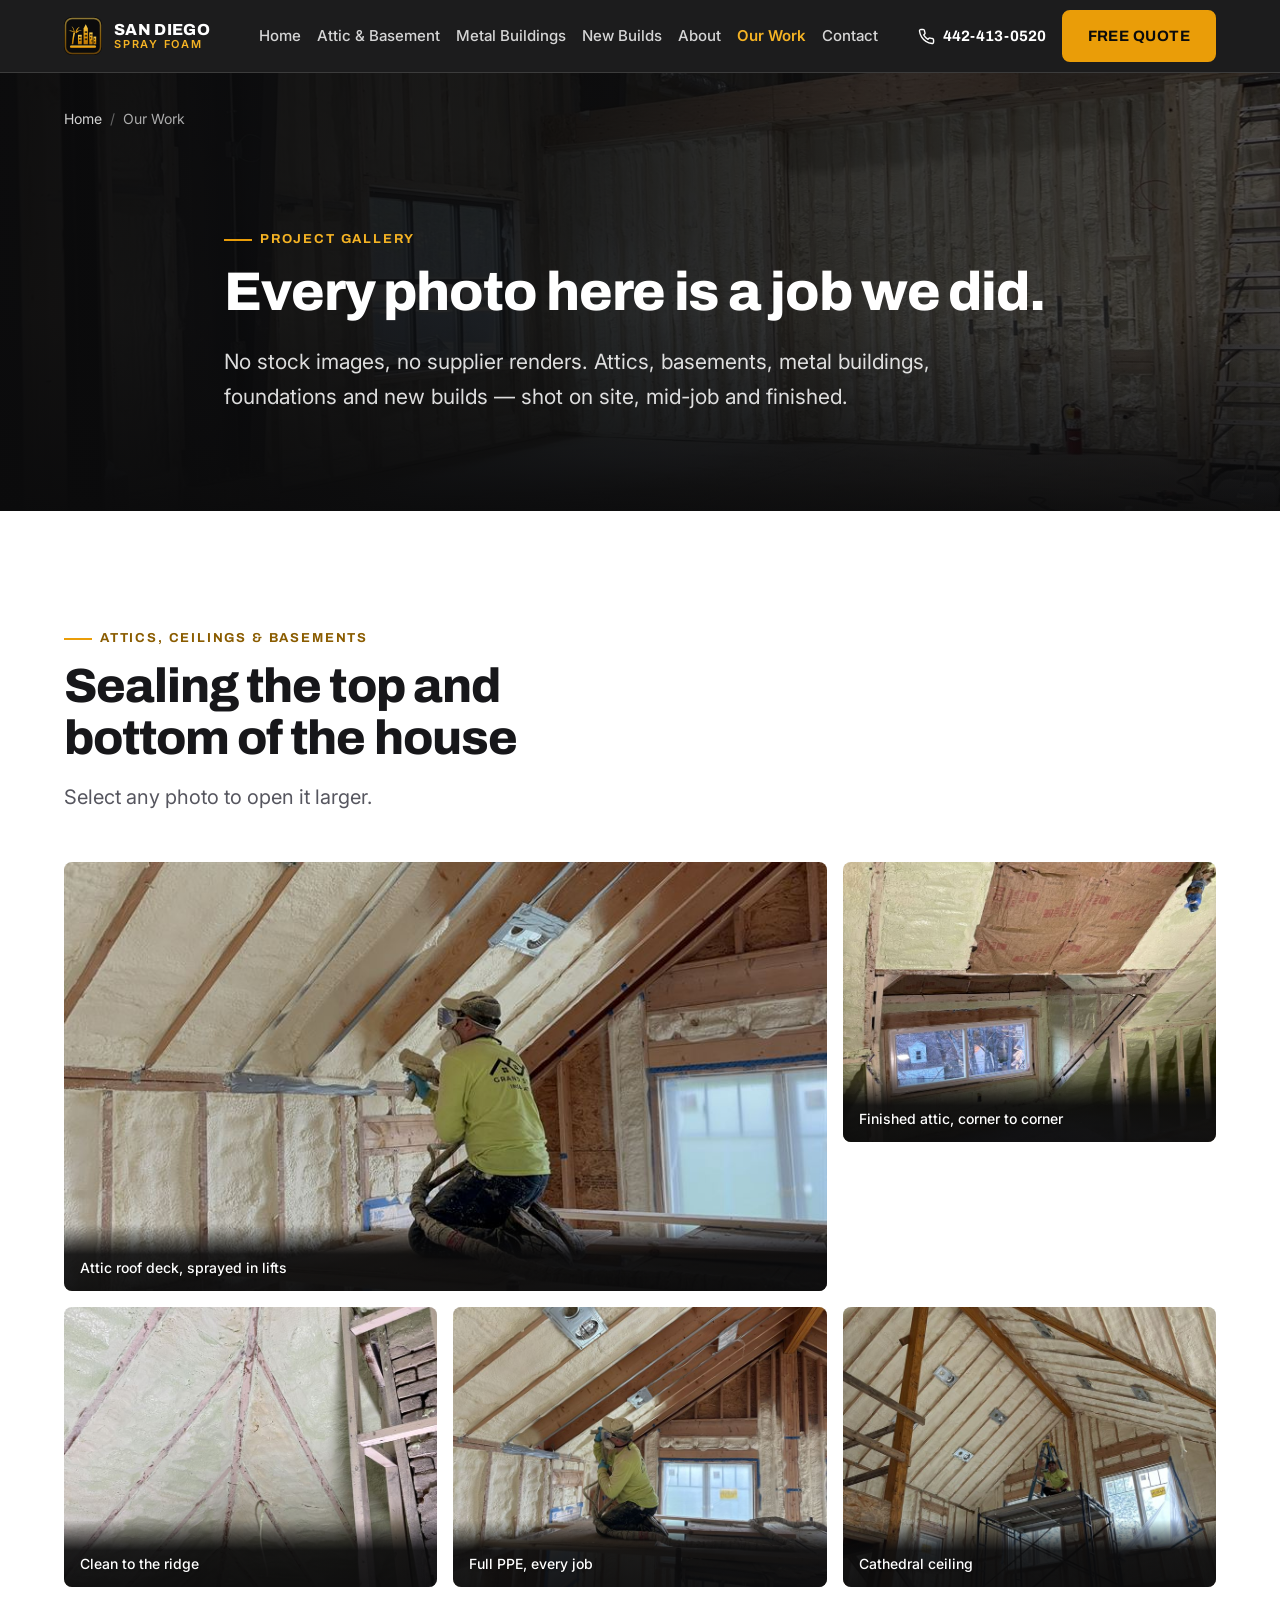
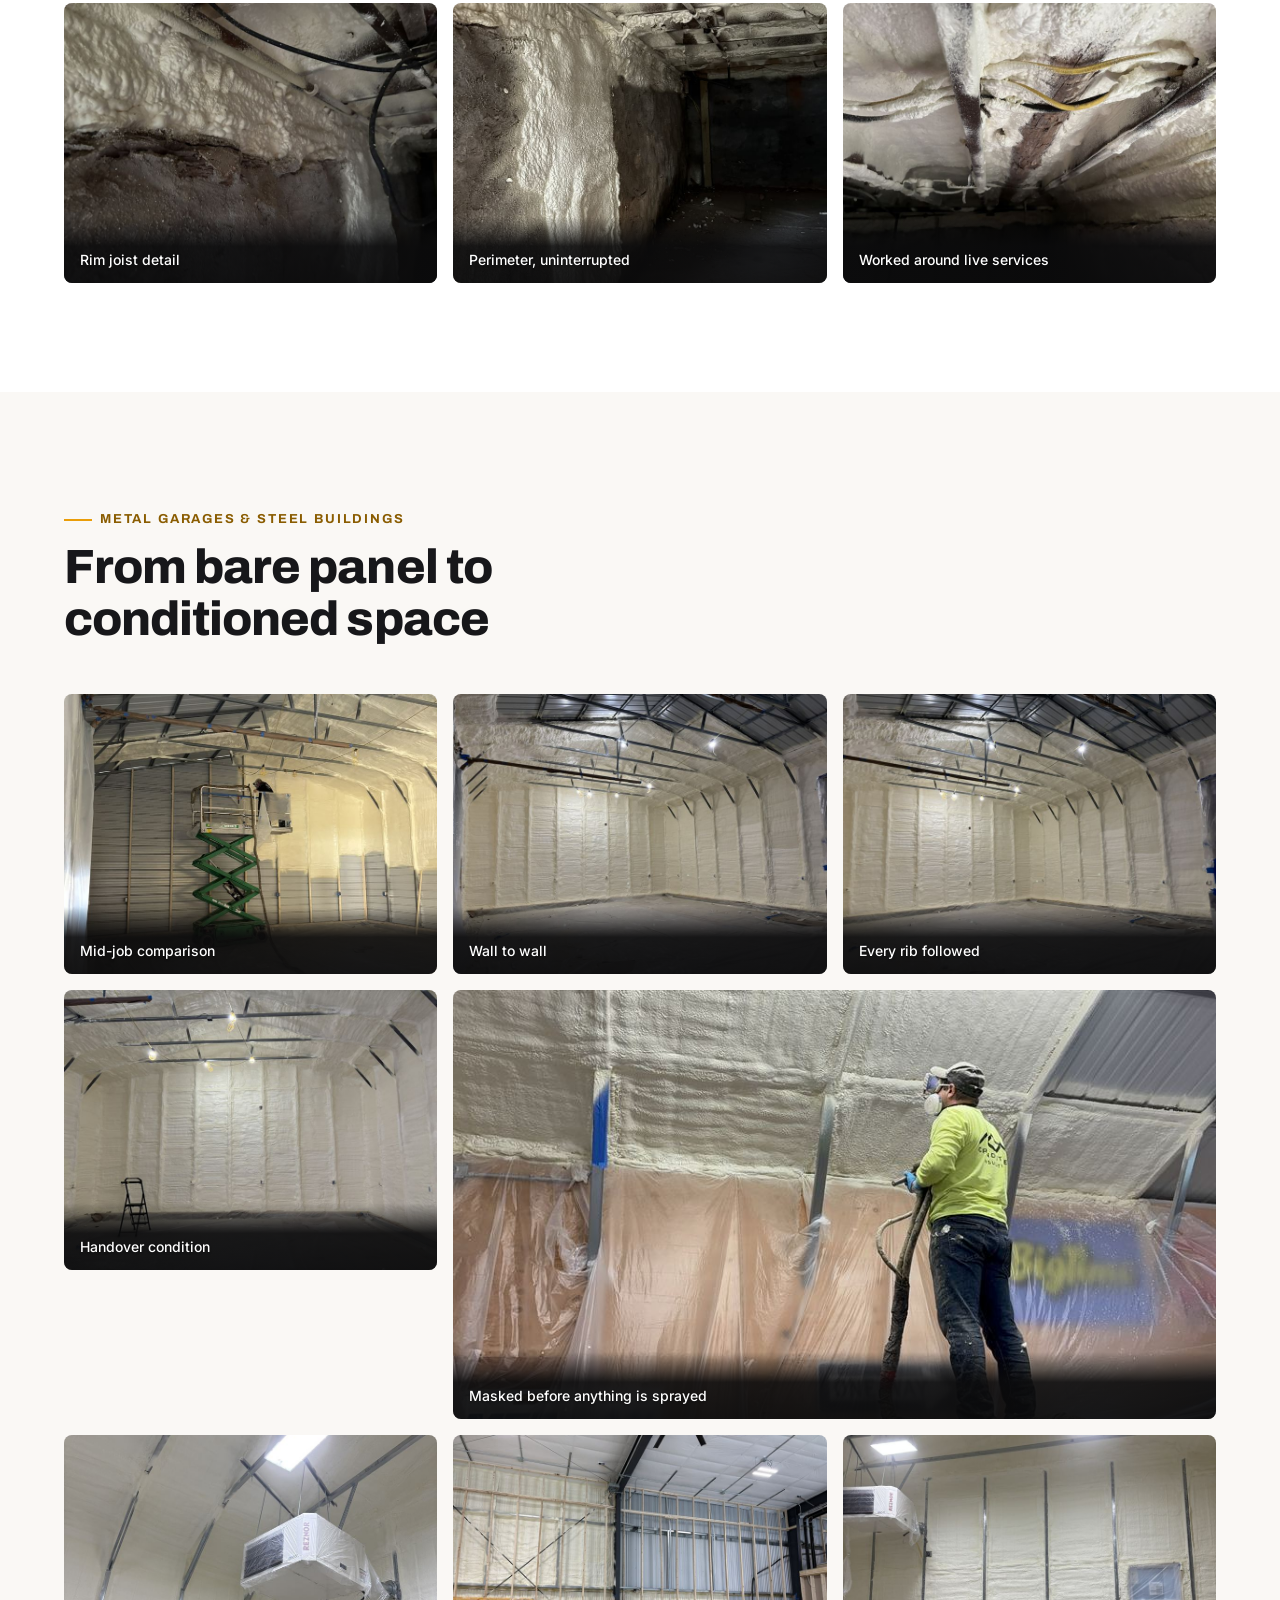
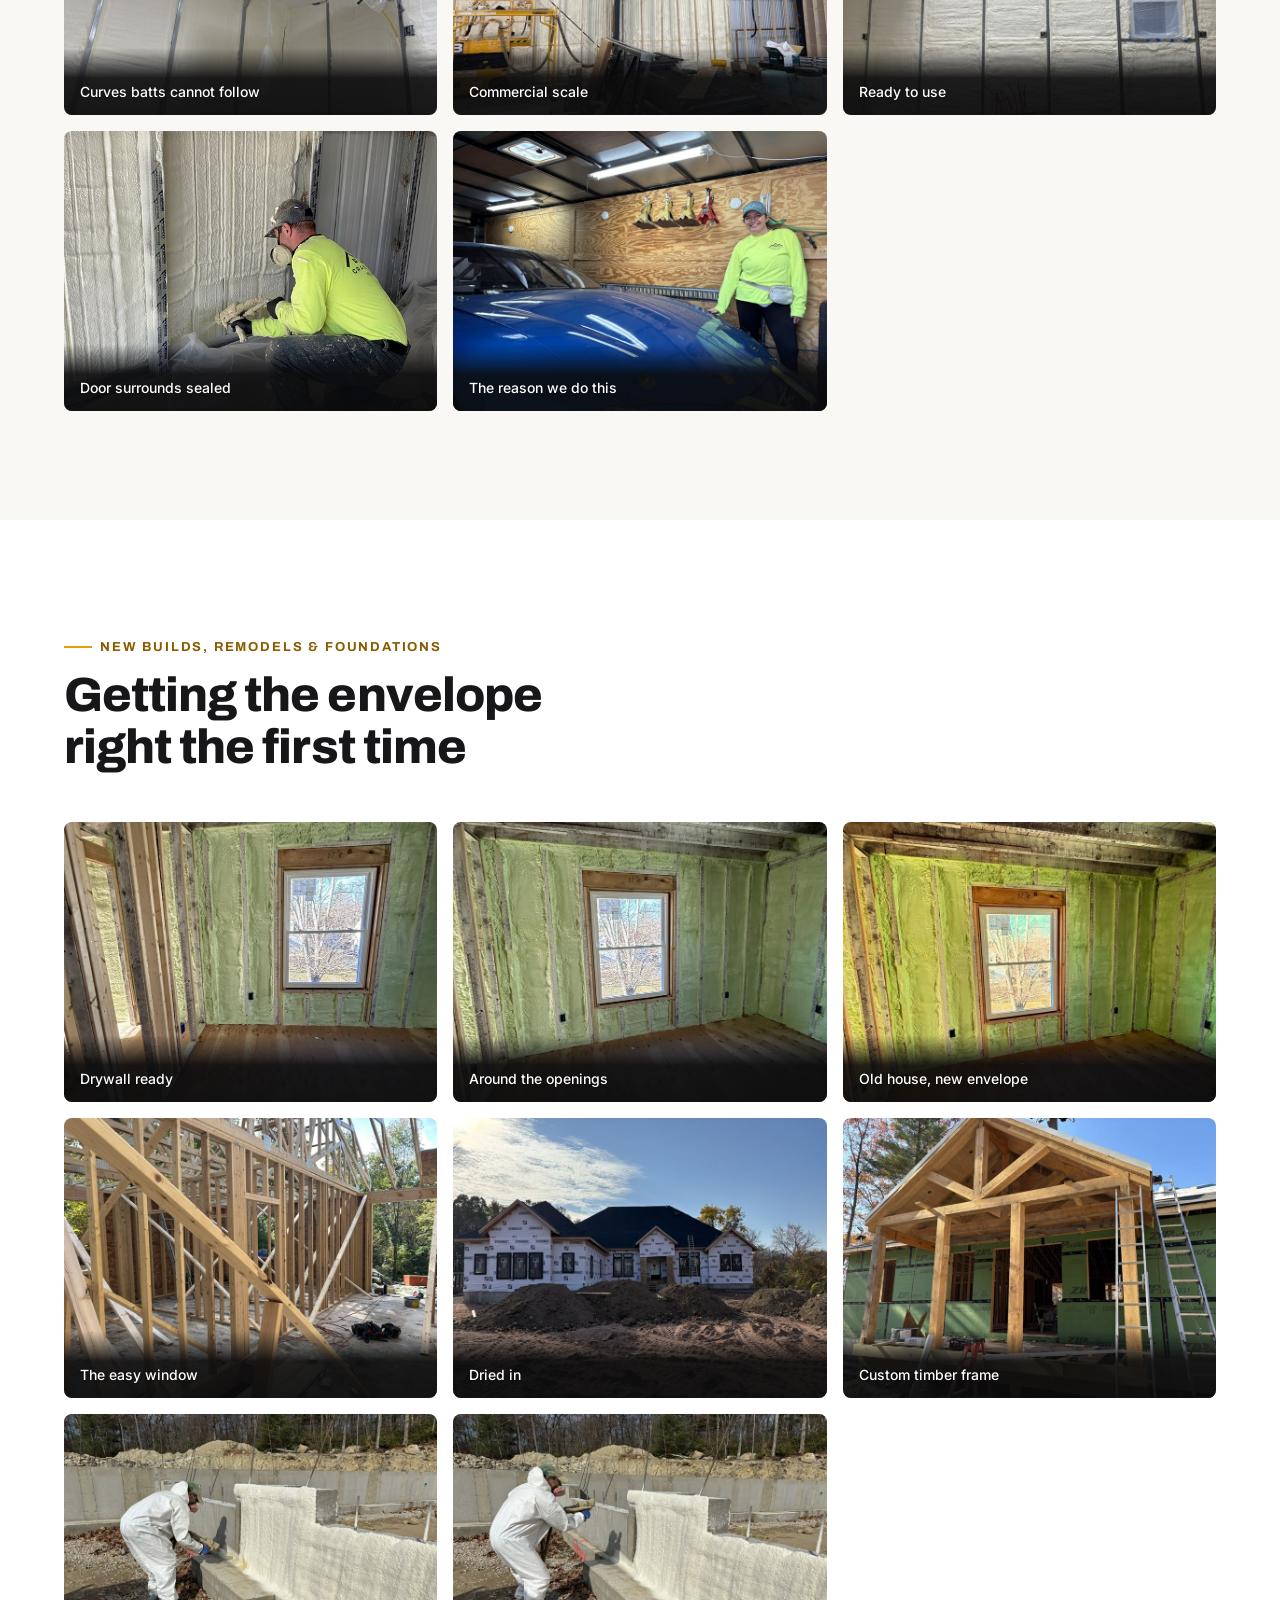
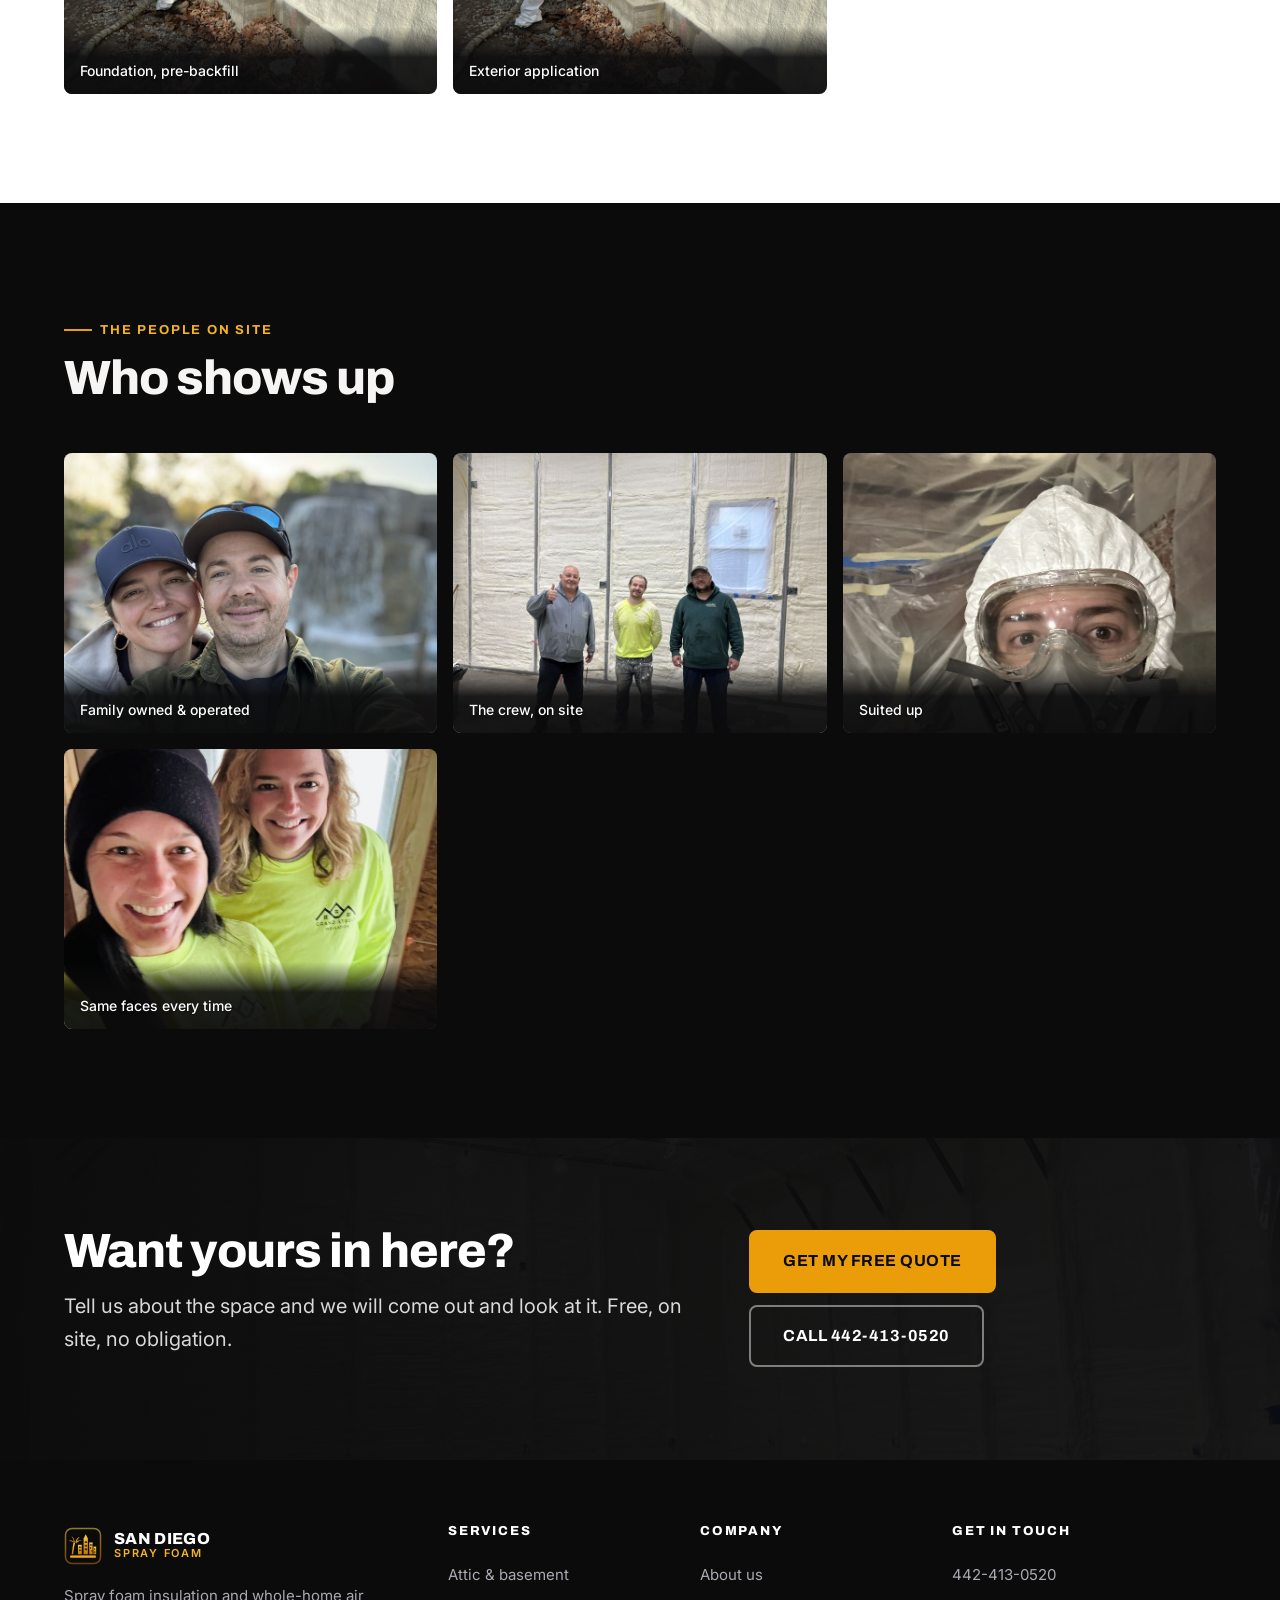
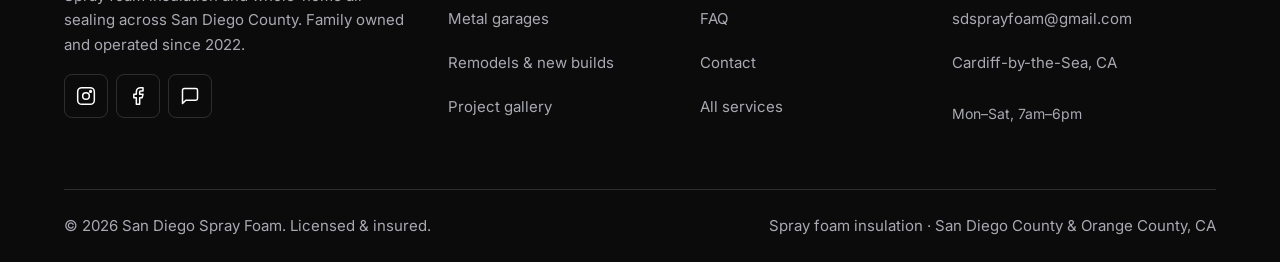
<file: gallery.html>
<!DOCTYPE html>
<html lang="en">
<head>
<meta charset="utf-8">
<meta name="viewport" content="width=device-width, initial-scale=1">
<title>Project Gallery | San Diego Spray Foam</title>
<meta name="description" content="Photos from real San Diego Spray Foam projects: attics, cathedral ceilings, rim joists, metal garages, foundations and new builds. All our own work.">
<link rel="canonical" href="https://www.sandiegosprayfoamllc.com/gallery.html">

<meta property="og:type" content="website">
<meta property="og:site_name" content="San Diego Spray Foam">
<meta property="og:title" content="Project Gallery | San Diego Spray Foam">
<meta property="og:description" content="Photos from real spray foam projects: attics, metal garages, foundations and new builds.">
<meta property="og:url" content="https://www.sandiegosprayfoamllc.com/gallery.html">
<meta property="og:image" content="https://www.sandiegosprayfoamllc.com/assets/img/metal-garage-wide-1600.jpg">
<meta name="twitter:card" content="summary_large_image">
<meta name="twitter:title" content="Project Gallery | San Diego Spray Foam">
<meta name="twitter:description" content="Photos from real spray foam projects across San Diego County.">
<meta name="twitter:image" content="https://www.sandiegosprayfoamllc.com/assets/img/metal-garage-wide-1600.jpg">

<meta name="theme-color" content="#0b0b0c">
<meta name="robots" content="index, follow, max-image-preview:large">

<link rel="icon" href="assets/img/favicon.svg" type="image/svg+xml">
<link rel="apple-touch-icon" href="assets/img/favicon.svg">
<link rel="manifest" href="site.webmanifest">

<link rel="preconnect" href="https://fonts.googleapis.com">
<link rel="preconnect" href="https://fonts.gstatic.com" crossorigin>
<link rel="stylesheet" href="https://fonts.googleapis.com/css2?family=Archivo:wght@600;700;800&family=Inter:wght@400;500;600;700&display=swap">
<link rel="stylesheet" href="assets/css/styles.css">

<script type="application/ld+json">
{
  "@context": "https://schema.org",
  "@graph": [
    {
      "@type": "CollectionPage",
      "url": "https://www.sandiegosprayfoamllc.com/gallery.html",
      "name": "San Diego Spray Foam project gallery",
      "description": "Photographs of completed spray foam insulation projects.",
      "isPartOf": { "@id": "https://www.sandiegosprayfoamllc.com/#website" }
    },
    {
      "@type": "BreadcrumbList",
      "itemListElement": [
        { "@type": "ListItem", "position": 1, "name": "Home", "item": "https://www.sandiegosprayfoamllc.com/" },
        { "@type": "ListItem", "position": 2, "name": "Our Work", "item": "https://www.sandiegosprayfoamllc.com/gallery.html" }
      ]
    }
  ]
}
</script>
</head>

<body>
<a class="skip-link" href="#main">Skip to main content</a>

<header class="header">
  <div class="container header__inner">
    <a class="brand" href="index.html" aria-label="San Diego Spray Foam — home">
      <img class="brand__mark" src="assets/img/logo-mark.svg" width="38" height="38" alt="">
      <span class="brand__text">
        <span class="brand__name">San Diego</span>
        <span class="brand__tag">Spray Foam</span>
      </span>
    </a>
    <button class="nav-toggle" type="button" aria-expanded="false" aria-controls="primary-nav" aria-label="Open menu">
      <svg class="icon-open" viewBox="0 0 24 24" fill="none" stroke="currentColor" stroke-width="2" stroke-linecap="round" aria-hidden="true"><path d="M3 6h18M3 12h18M3 18h18"/></svg>
      <svg class="icon-close" viewBox="0 0 24 24" fill="none" stroke="currentColor" stroke-width="2" stroke-linecap="round" aria-hidden="true"><path d="M6 6l12 12M18 6 6 18"/></svg>
    </button>
    <nav class="nav" id="primary-nav" aria-label="Primary">
      <ul class="nav__list">
        <li><a class="nav__link" href="index.html">Home</a></li>
        <li><a class="nav__link" href="attic-basement-insulation.html">Attic &amp; Basement</a></li>
        <li><a class="nav__link" href="metal-building-insulation.html">Metal Buildings</a></li>
        <li><a class="nav__link" href="new-construction.html">New Builds</a></li>
        <li><a class="nav__link" href="about.html">About</a></li>
        <li><a class="nav__link" href="gallery.html" aria-current="page">Our Work</a></li>
        <li><a class="nav__link" href="contact.html">Contact</a></li>
      </ul>
      <div class="nav__cta">
        <a class="nav__phone" href="tel:+14424130520">
          <svg viewBox="0 0 24 24" fill="none" stroke="currentColor" stroke-width="2" stroke-linecap="round" stroke-linejoin="round" aria-hidden="true"><path d="M22 16.92v3a2 2 0 0 1-2.18 2 19.79 19.79 0 0 1-8.63-3.07 19.5 19.5 0 0 1-6-6A19.79 19.79 0 0 1 2.12 4.18 2 2 0 0 1 4.11 2h3a2 2 0 0 1 2 1.72c.13.96.36 1.9.7 2.81a2 2 0 0 1-.45 2.11L8.09 9.91a16 16 0 0 0 6 6l1.27-1.27a2 2 0 0 1 2.11-.45c.9.34 1.85.57 2.81.7A2 2 0 0 1 22 16.92z"/></svg>
          442-413-0520
        </a>
        <a class="btn" href="contact.html">Free Quote</a>
      </div>
    </nav>
  </div>
</header>

<main id="main">

  <section class="hero hero--page">
    <div class="hero__media">
      <img src="assets/img/metal-building-windows-1600.jpg"
           srcset="assets/img/metal-building-windows-800.jpg 800w, assets/img/metal-building-windows-1600.jpg 1600w"
           sizes="100vw" width="1600" height="900" fetchpriority="high" decoding="async"
           alt="Wide view of a large steel building with the interior fully insulated in spray foam.">
    </div>
    <div class="container">
      <nav class="crumbs" aria-label="Breadcrumb">
        <ol>
          <li><a href="index.html">Home</a></li>
          <li aria-current="page">Our Work</li>
        </ol>
      </nav>
    </div>
    <div class="container hero__inner">
      <p class="eyebrow">Project gallery</p>
      <h1>Every photo here is a job we did.</h1>
      <p class="hero__sub">No stock images, no supplier renders. Attics, basements, metal buildings, foundations and new builds &mdash; shot on site, mid-job and finished.</p>
    </div>
  </section>

  <!-- ================================================== ATTICS/BASEMENTS -->
  <section class="section">
    <div class="container">
      <div class="section-head">
        <p class="eyebrow">Attics, ceilings &amp; basements</p>
        <h2>Sealing the top and bottom of the house</h2>
        <p class="lede">Select any photo to open it larger.</p>
      </div>
      <div class="gallery">
        <button class="gallery__item gallery__item--wide" type="button" data-full="assets/img/hero-attic-spray-1600.jpg" data-caption="Closed-cell foam applied between attic rafters and bonded to the roof deck.">
          <img src="assets/img/hero-attic-spray-800.jpg" width="800" height="450" loading="lazy" decoding="async" alt="Installer spraying foam between attic rafters from a work platform.">
          <span class="gallery__caption">Attic roof deck, sprayed in lifts</span>
        </button>
        <button class="gallery__item" type="button" data-full="assets/img/attic-finished-1600.jpg" data-caption="Finished attic with roof deck, gable ends and knee walls all sealed.">
          <img src="assets/img/attic-finished-800.jpg" width="800" height="1067" loading="lazy" decoding="async" alt="Attic fully covered in spray foam across the roof deck and end walls.">
          <span class="gallery__caption">Finished attic, corner to corner</span>
        </button>
        <button class="gallery__item" type="button" data-full="assets/img/attic-peak-1600.jpg" data-caption="Foam carried all the way to the ridge with no gaps at the peak.">
          <img src="assets/img/attic-peak-800.jpg" width="800" height="1067" loading="lazy" decoding="async" alt="Attic ridge and rafter bays sealed with spray foam.">
          <span class="gallery__caption">Clean to the ridge</span>
        </button>
        <button class="gallery__item" type="button" data-full="assets/img/attic-kneeling-spray-1600.jpg" data-caption="Working a rafter bay from a plank, in full protective gear.">
          <img src="assets/img/attic-kneeling-spray-800.jpg" width="800" height="600" loading="lazy" decoding="async" alt="Installer in hi-vis and respirator spraying an attic rafter bay.">
          <span class="gallery__caption">Full PPE, every job</span>
        </button>
        <button class="gallery__item" type="button" data-full="assets/img/cathedral-ceiling-1600.jpg" data-caption="Cathedral ceiling sealed between rafters around exposed timber framing.">
          <img src="assets/img/cathedral-ceiling-800.jpg" width="800" height="1067" loading="lazy" decoding="async" alt="Timber-framed cathedral ceiling insulated with spray foam.">
          <span class="gallery__caption">Cathedral ceiling</span>
        </button>
        <button class="gallery__item" type="button" data-full="assets/img/rimjoist-closeup-1600.jpg" data-caption="Closed-cell foam sealing the rim joist, sill plate and foundation top.">
          <img src="assets/img/rimjoist-closeup-800.jpg" width="800" height="600" loading="lazy" decoding="async" alt="Close-up of a rim joist sealed with closed-cell spray foam.">
          <span class="gallery__caption">Rim joist detail</span>
        </button>
        <button class="gallery__item" type="button" data-full="assets/img/basement-rimjoist-1600.jpg" data-caption="Rim joist band run continuously around the basement perimeter.">
          <img src="assets/img/basement-rimjoist-800.jpg" width="800" height="1067" loading="lazy" decoding="async" alt="Basement rim joist band insulated with spray foam.">
          <span class="gallery__caption">Perimeter, uninterrupted</span>
        </button>
        <button class="gallery__item" type="button" data-full="assets/img/basement-ceiling-1600.jpg" data-caption="Basement ceiling and perimeter sealed around existing plumbing and services.">
          <img src="assets/img/basement-ceiling-800.jpg" width="800" height="600" loading="lazy" decoding="async" alt="Basement ceiling joists sealed with spray foam around pipes.">
          <span class="gallery__caption">Worked around live services</span>
        </button>
      </div>
    </div>
  </section>

  <!-- ================================================== METAL BUILDINGS -->
  <section class="section section--alt">
    <div class="container">
      <div class="section-head">
        <p class="eyebrow">Metal garages &amp; steel buildings</p>
        <h2>From bare panel to conditioned space</h2>
      </div>
      <div class="gallery">
        <button class="gallery__item" type="button" data-full="assets/img/metal-building-before-1600.jpg" data-caption="Mid-job: one wall sprayed, bare steel still exposed on the other side.">
          <img src="assets/img/metal-building-before-800.jpg" width="800" height="1067" loading="lazy" decoding="async" alt="Metal building partway through insulation with bare steel still visible.">
          <span class="gallery__caption">Mid-job comparison</span>
        </button>
        <button class="gallery__item" type="button" data-full="assets/img/metal-garage-wide-1600.jpg" data-caption="Metal garage with walls and ceiling fully coated in closed-cell foam.">
          <img src="assets/img/metal-garage-wide-800.jpg" width="800" height="600" loading="lazy" decoding="async" alt="Interior of a metal garage fully coated in white spray foam.">
          <span class="gallery__caption">Wall to wall</span>
        </button>
        <button class="gallery__item" type="button" data-full="assets/img/metal-garage-white-1600.jpg" data-caption="Ribs, purlins and seams all followed by the foam in a single system.">
          <img src="assets/img/metal-garage-white-800.jpg" width="800" height="600" loading="lazy" decoding="async" alt="Metal garage walls and ceiling insulated, following every rib and purlin.">
          <span class="gallery__caption">Every rib followed</span>
        </button>
        <button class="gallery__item" type="button" data-full="assets/img/metal-garage-finished-1600.jpg" data-caption="Handed back with lights in, floor swept and masking removed.">
          <img src="assets/img/metal-garage-finished-800.jpg" width="800" height="600" loading="lazy" decoding="async" alt="Completed metal garage insulation with lighting installed.">
          <span class="gallery__caption">Handover condition</span>
        </button>
        <button class="gallery__item gallery__item--wide" type="button" data-full="assets/img/metal-ceiling-spray-1600.jpg" data-caption="Spraying the ceiling line of a fully masked metal building, panel by panel.">
          <img src="assets/img/metal-ceiling-spray-800.jpg" width="800" height="450" loading="lazy" decoding="async" alt="Installer spraying the ceiling of a masked metal building.">
          <span class="gallery__caption">Masked before anything is sprayed</span>
        </button>
        <button class="gallery__item" type="button" data-full="assets/img/quonset-interior-1600.jpg" data-caption="Arched quonset panels insulated in one continuous pass.">
          <img src="assets/img/quonset-interior-800.jpg" width="800" height="1067" loading="lazy" decoding="async" alt="Arched quonset building interior insulated with spray foam.">
          <span class="gallery__caption">Curves batts cannot follow</span>
        </button>
        <button class="gallery__item" type="button" data-full="assets/img/metal-building-large-1600.jpg" data-caption="Large commercial steel building with interior framing and panels insulated.">
          <img src="assets/img/metal-building-large-800.jpg" width="800" height="600" loading="lazy" decoding="async" alt="Large commercial steel building insulated with spray foam.">
          <span class="gallery__caption">Commercial scale</span>
        </button>
        <button class="gallery__item" type="button" data-full="assets/img/metal-garage-lit-1600.jpg" data-caption="Insulated garage with overhead door and lighting installed.">
          <img src="assets/img/metal-garage-lit-800.jpg" width="800" height="1067" loading="lazy" decoding="async" alt="Insulated metal garage with an overhead door and lighting.">
          <span class="gallery__caption">Ready to use</span>
        </button>
        <button class="gallery__item" type="button" data-full="assets/img/garage-door-spray-1600.jpg" data-caption="Foam brought tight to a masked overhead door opening.">
          <img src="assets/img/garage-door-spray-800.jpg" width="800" height="450" loading="lazy" decoding="async" alt="Installer spraying foam around a masked overhead garage door.">
          <span class="gallery__caption">Door surrounds sealed</span>
        </button>
        <button class="gallery__item" type="button" data-full="assets/img/garage-racecar-1600.jpg" data-caption="A race car in the finished garage after a four-year wait to complete it.">
          <img src="assets/img/garage-racecar-800.jpg" width="800" height="600" loading="lazy" decoding="async" alt="Race car parked in a finished insulated garage.">
          <span class="gallery__caption">The reason we do this</span>
        </button>
      </div>
    </div>
  </section>

  <!-- ======================================== NEW BUILDS & FOUNDATIONS -->
  <section class="section">
    <div class="container">
      <div class="section-head">
        <p class="eyebrow">New builds, remodels &amp; foundations</p>
        <h2>Getting the envelope right the first time</h2>
      </div>
      <div class="gallery">
        <button class="gallery__item" type="button" data-full="assets/img/newbuild-room-window-1600.jpg" data-caption="Stud bays filled and trimmed flush, ready for the drywall crew.">
          <img src="assets/img/newbuild-room-window-800.jpg" width="800" height="1067" loading="lazy" decoding="async" alt="Room with every stud bay filled with foam and trimmed flush.">
          <span class="gallery__caption">Drywall ready</span>
        </button>
        <button class="gallery__item" type="button" data-full="assets/img/newbuild-room-two-1600.jpg" data-caption="Open-cell foam filling wall cavities around an existing window opening.">
          <img src="assets/img/newbuild-room-two-800.jpg" width="800" height="1067" loading="lazy" decoding="async" alt="Room with open-cell foam in every stud bay around a window.">
          <span class="gallery__caption">Around the openings</span>
        </button>
        <button class="gallery__item" type="button" data-full="assets/img/foam-walls-room-1600.jpg" data-caption="Gut remodel with the shell sealed and the original floor protected.">
          <img src="assets/img/foam-walls-room-800.jpg" width="800" height="1000" loading="lazy" decoding="async" alt="Remodelled room with foam-filled walls and a protected hardwood floor.">
          <span class="gallery__caption">Old house, new envelope</span>
        </button>
        <button class="gallery__item" type="button" data-full="assets/img/framing-newbuild-1600.jpg" data-caption="Freshly framed house waiting for the insulation stage.">
          <img src="assets/img/framing-newbuild-800.jpg" width="800" height="600" loading="lazy" decoding="async" alt="Newly framed house with open stud bays before insulation.">
          <span class="gallery__caption">The easy window</span>
        </button>
        <button class="gallery__item" type="button" data-full="assets/img/newbuild-exterior-1600.jpg" data-caption="New build dried in and ready for the envelope work to begin.">
          <img src="assets/img/newbuild-exterior-800.jpg" width="800" height="600" loading="lazy" decoding="async" alt="New house under construction, wrapped and dried in.">
          <span class="gallery__caption">Dried in</span>
        </button>
        <button class="gallery__item" type="button" data-full="assets/img/timber-frame-porch-1600.jpg" data-caption="Timber-framed entry on a custom build under construction.">
          <img src="assets/img/timber-frame-porch-800.jpg" width="800" height="600" loading="lazy" decoding="async" alt="Timber-framed porch on a house under construction.">
          <span class="gallery__caption">Custom timber frame</span>
        </button>
        <button class="gallery__item" type="button" data-full="assets/img/foundation-spray-1600.jpg" data-caption="Closed-cell foam applied to an exterior foundation wall before backfill.">
          <img src="assets/img/foundation-spray-800.jpg" width="800" height="600" loading="lazy" decoding="async" alt="Foundation wall being sprayed with closed-cell foam before backfill.">
          <span class="gallery__caption">Foundation, pre-backfill</span>
        </button>
        <button class="gallery__item" type="button" data-full="assets/img/foundation-spray-two-1600.jpg" data-caption="Full protective gear on an exterior foundation application.">
          <img src="assets/img/foundation-spray-two-800.jpg" width="800" height="600" loading="lazy" decoding="async" alt="Installer in a protective suit spraying a new foundation wall.">
          <span class="gallery__caption">Exterior application</span>
        </button>
      </div>
    </div>
  </section>

  <!-- ============================================================= TEAM -->
  <section class="section section--ink">
    <div class="container">
      <div class="section-head">
        <p class="eyebrow">The people on site</p>
        <h2>Who shows up</h2>
      </div>
      <div class="gallery">
        <button class="gallery__item" type="button" data-full="assets/img/owners-1600.jpg" data-caption="The owners of San Diego Spray Foam.">
          <img src="assets/img/owners-800.jpg" width="800" height="600" loading="lazy" decoding="async" alt="The owners of San Diego Spray Foam outdoors in company caps.">
          <span class="gallery__caption">Family owned &amp; operated</span>
        </button>
        <button class="gallery__item" type="button" data-full="assets/img/team-group-1600.jpg" data-caption="Three of the crew inside a finished, fully insulated metal building.">
          <img src="assets/img/team-group-800.jpg" width="800" height="600" loading="lazy" decoding="async" alt="Three crew members standing in a finished insulated metal building.">
          <span class="gallery__caption">The crew, on site</span>
        </button>
        <button class="gallery__item" type="button" data-full="assets/img/crew-ppe-1600.jpg" data-caption="Full-face respirator and protective suit before a spray application.">
          <img src="assets/img/crew-ppe-800.jpg" width="800" height="1067" loading="lazy" decoding="async" alt="Installer wearing a full-face respirator and protective suit.">
          <span class="gallery__caption">Suited up</span>
        </button>
        <button class="gallery__item" type="button" data-full="assets/img/team-two-1600.jpg" data-caption="Two of the team on a job site.">
          <img src="assets/img/team-two-800.jpg" width="800" height="1067" loading="lazy" decoding="async" alt="Two San Diego Spray Foam team members on a job site.">
          <span class="gallery__caption">Same faces every time</span>
        </button>
      </div>
    </div>
  </section>

  <section class="cta-band">
    <div class="cta-band__media">
      <img src="assets/img/metal-garage-wide-1600.jpg" width="1600" height="1200" loading="lazy" decoding="async" alt="">
    </div>
    <div class="container cta-band__inner">
      <div>
        <h2>Want yours in here?</h2>
        <p class="lede">Tell us about the space and we will come out and look at it. Free, on site, no obligation.</p>
      </div>
      <div class="btn-row">
        <a class="btn btn--lg" href="contact.html">Get my free quote</a>
        <a class="btn btn--lg btn--on-dark" href="tel:+14424130520">Call 442-413-0520</a>
      </div>
    </div>
  </section>

</main>

<dialog class="lightbox" id="lightbox" aria-label="Enlarged project photo">
  <form method="dialog">
    <button class="lightbox__close" type="submit" aria-label="Close photo">
      <svg viewBox="0 0 24 24" fill="none" stroke="currentColor" stroke-width="2" stroke-linecap="round" aria-hidden="true"><path d="M6 6l12 12M18 6 6 18"/></svg>
    </button>
  </form>
  <div class="lightbox__inner">
    <img alt="">
    <p class="lightbox__caption"></p>
  </div>
</dialog>

<footer class="footer">
  <div class="container">
    <div class="footer__grid">
      <div class="footer__brand">
        <a class="brand" href="index.html">
          <img class="brand__mark" src="assets/img/logo-mark.svg" width="38" height="38" alt="">
          <span class="brand__text">
            <span class="brand__name">San Diego</span>
            <span class="brand__tag">Spray Foam</span>
          </span>
        </a>
        <p>Spray foam insulation and whole-home air sealing across San Diego County. Family owned and operated since 2022.</p>
        <div class="footer__social">
          <a href="https://www.instagram.com/grandstreetsprayfoam" target="_blank" rel="noopener" aria-label="San Diego Spray Foam on Instagram">
            <svg viewBox="0 0 24 24" fill="none" stroke="currentColor" stroke-width="1.8" stroke-linecap="round" stroke-linejoin="round" aria-hidden="true"><rect x="2" y="2" width="20" height="20" rx="5"/><circle cx="12" cy="12" r="4"/><circle cx="17.5" cy="6.5" r="1"/></svg>
          </a>
          <a href="https://www.facebook.com/profile.php?id=61592294806452" target="_blank" rel="noopener" aria-label="San Diego Spray Foam on Facebook">
            <svg viewBox="0 0 24 24" fill="none" stroke="currentColor" stroke-width="1.8" stroke-linecap="round" stroke-linejoin="round" aria-hidden="true"><path d="M18 2h-3a5 5 0 0 0-5 5v3H7v4h3v8h4v-8h3l1-4h-4V7a1 1 0 0 1 1-1h3z"/></svg>
          </a>
          <a href="https://www.yelp.com/search?find_desc=San+Diego+Spray+Foam" target="_blank" rel="noopener" aria-label="San Diego Spray Foam on Yelp">
            <svg viewBox="0 0 24 24" fill="none" stroke="currentColor" stroke-width="1.8" stroke-linecap="round" stroke-linejoin="round" aria-hidden="true"><path d="M21 15a2 2 0 0 1-2 2H7l-4 4V5a2 2 0 0 1 2-2h14a2 2 0 0 1 2 2z"/></svg>
          </a>
        </div>
      </div>
      <nav aria-labelledby="foot-services">
        <h2 id="foot-services">Services</h2>
        <ul>
          <li><a href="attic-basement-insulation.html">Attic &amp; basement</a></li>
          <li><a href="metal-building-insulation.html">Metal garages</a></li>
          <li><a href="new-construction.html">Remodels &amp; new builds</a></li>
          <li><a href="gallery.html">Project gallery</a></li>
        </ul>
      </nav>
      <nav aria-labelledby="foot-company">
        <h2 id="foot-company">Company</h2>
        <ul>
          <li><a href="about.html">About us</a></li>
          <li><a href="index.html#faq">FAQ</a></li>
          <li><a href="contact.html">Contact</a></li>
          <li><a href="index.html#services">All services</a></li>
        </ul>
      </nav>
      <div>
        <h2>Get in touch</h2>
        <address>
          <ul>
            <li><a href="tel:+14424130520">442-413-0520</a></li>
            <li><a href="mailto:sdsprayfoam@gmail.com">sdsprayfoam@gmail.com</a></li>
            <li>Cardiff-by-the-Sea, CA</li>
          </ul>
        </address>
        <p style="margin-top: var(--space-4); font-size: .875rem">Mon&ndash;Sat, 7am&ndash;6pm</p>
      </div>
    </div>
    <div class="footer__bottom">
      <p>&copy; <span data-year>2026</span> San Diego Spray Foam. Licensed &amp; insured.</p>
      <p>Spray foam insulation &middot; San Diego County &amp; Orange County, CA</p>
    </div>
  </div>
</footer>

<div class="callbar">
  <a href="tel:+14424130520">
    <svg viewBox="0 0 24 24" fill="none" stroke="currentColor" stroke-width="2" stroke-linecap="round" stroke-linejoin="round" aria-hidden="true"><path d="M22 16.92v3a2 2 0 0 1-2.18 2 19.79 19.79 0 0 1-8.63-3.07 19.5 19.5 0 0 1-6-6A19.79 19.79 0 0 1 2.12 4.18 2 2 0 0 1 4.11 2h3a2 2 0 0 1 2 1.72c.13.96.36 1.9.7 2.81a2 2 0 0 1-.45 2.11L8.09 9.91a16 16 0 0 0 6 6l1.27-1.27a2 2 0 0 1 2.11-.45c.9.34 1.85.57 2.81.7A2 2 0 0 1 22 16.92z"/></svg>
    Call now
  </a>
  <a href="contact.html">Free quote</a>
</div>

<script src="assets/js/main.js" defer></script>
</body>
</html>
</file>
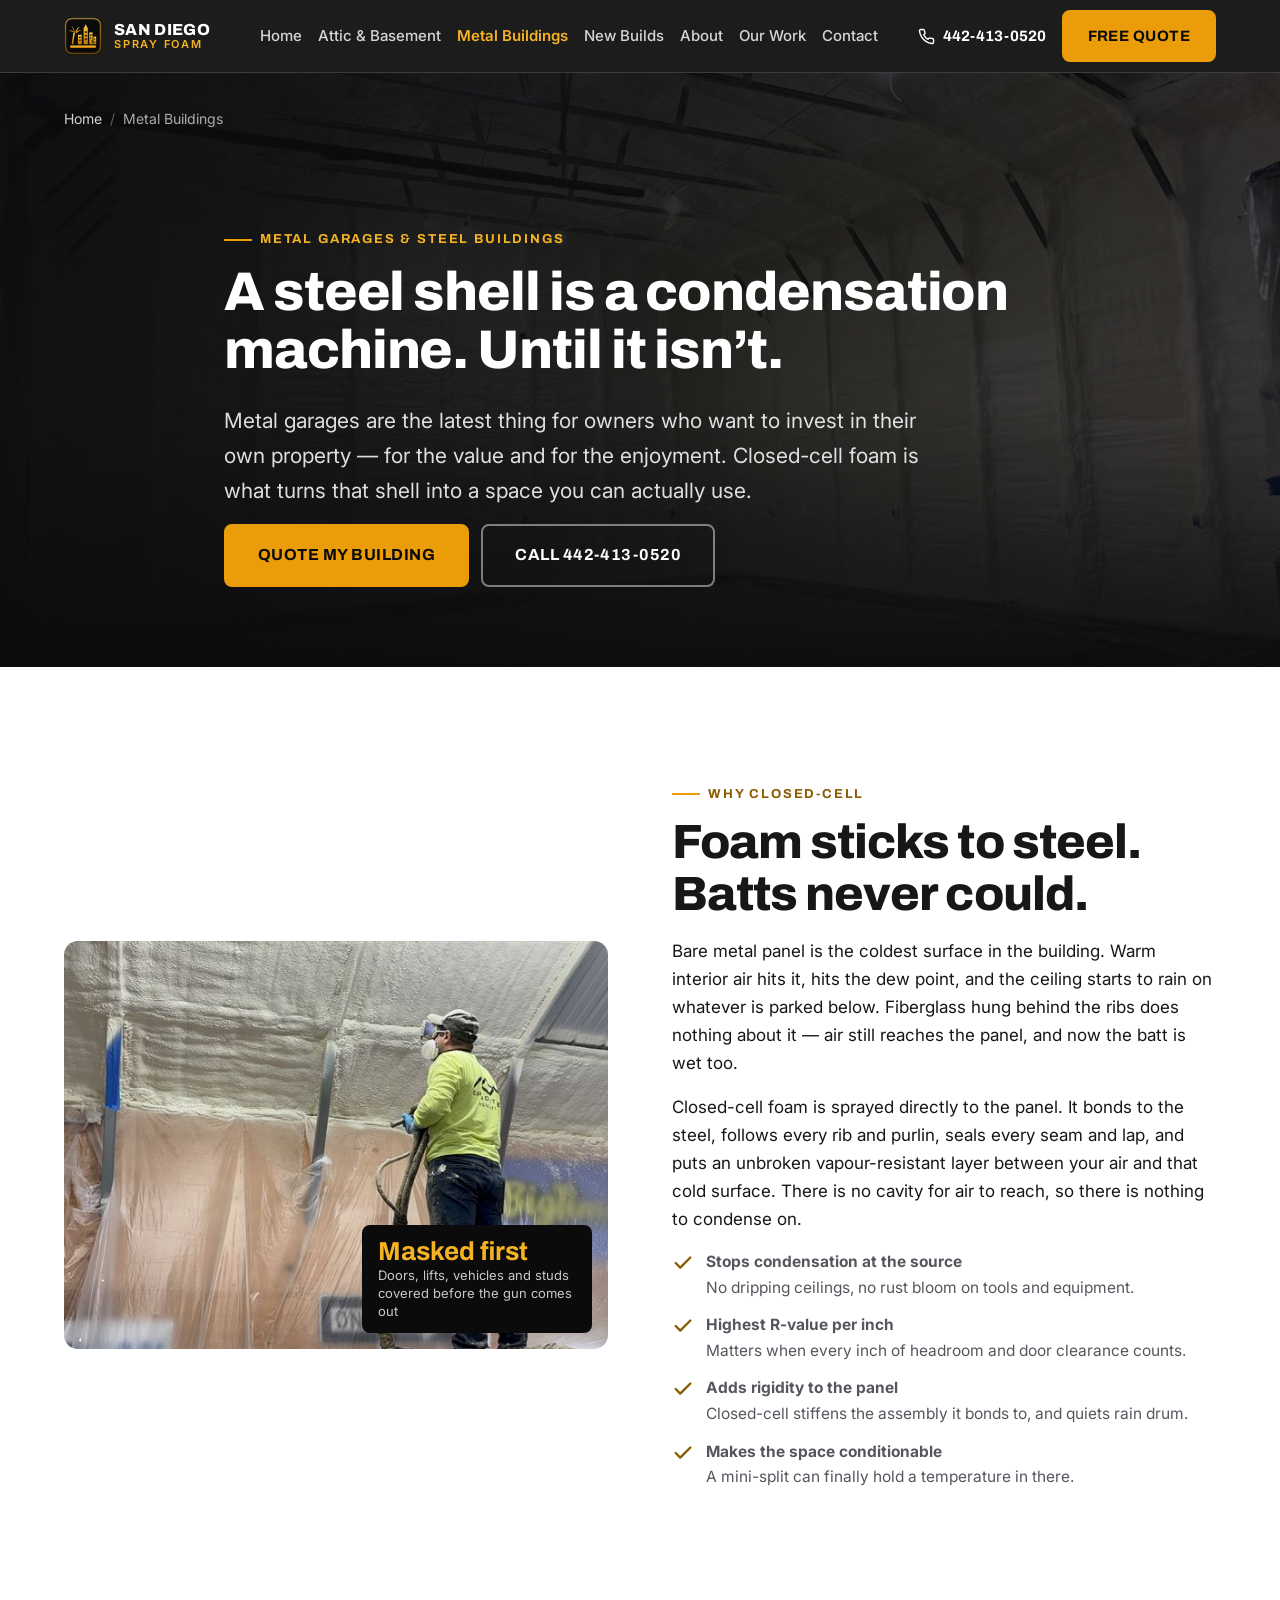
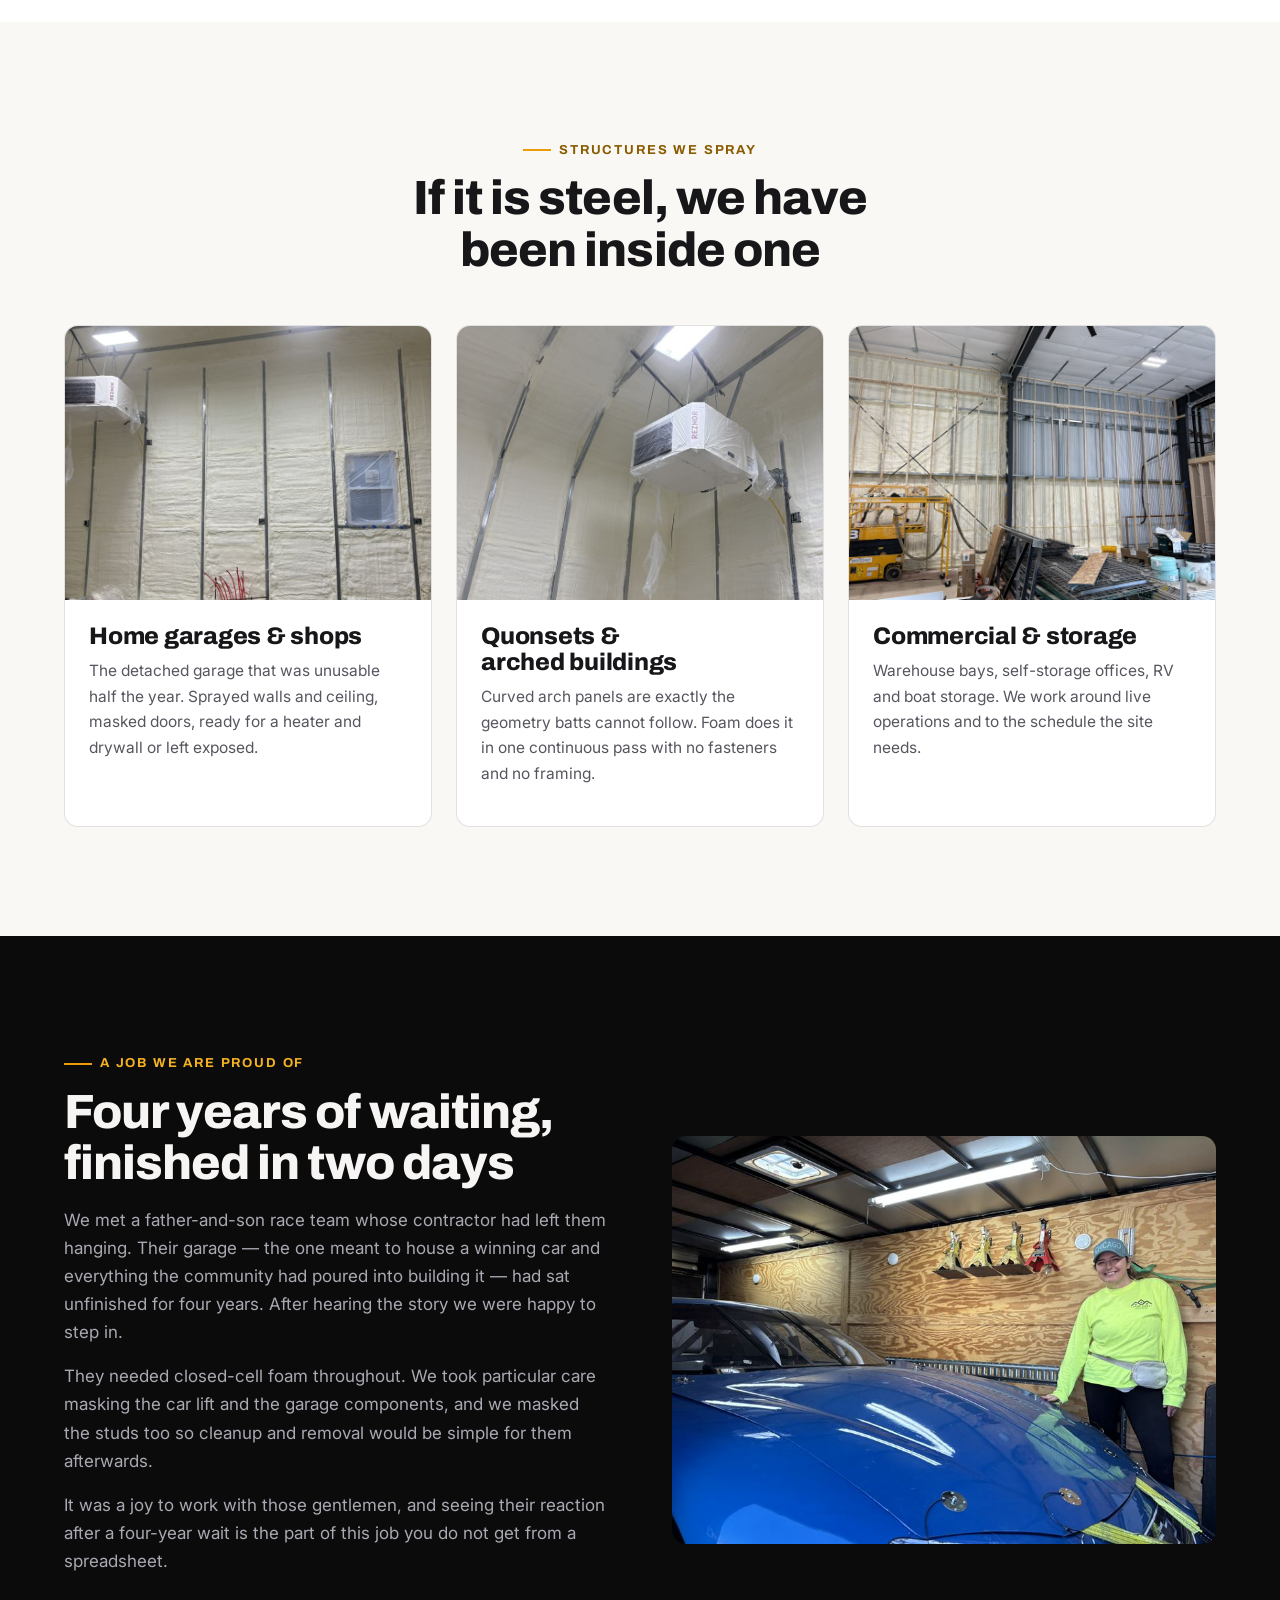
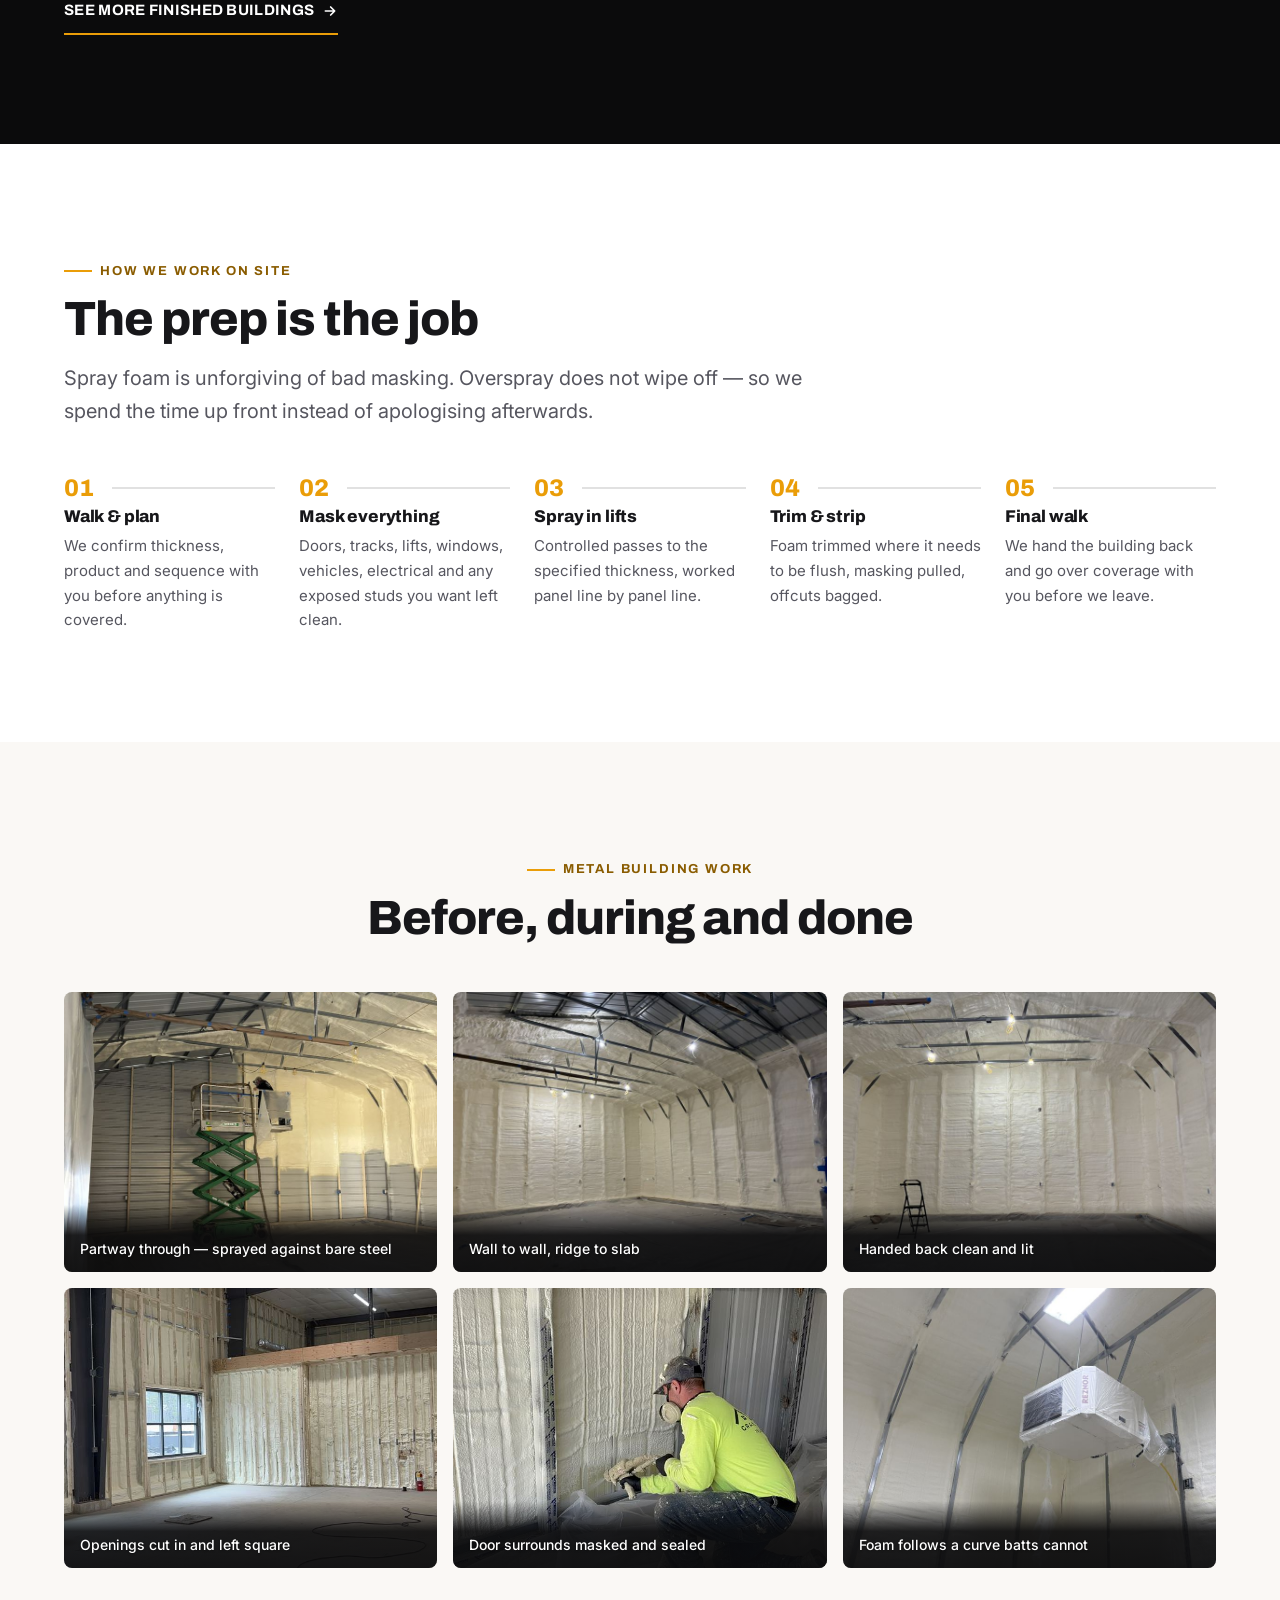
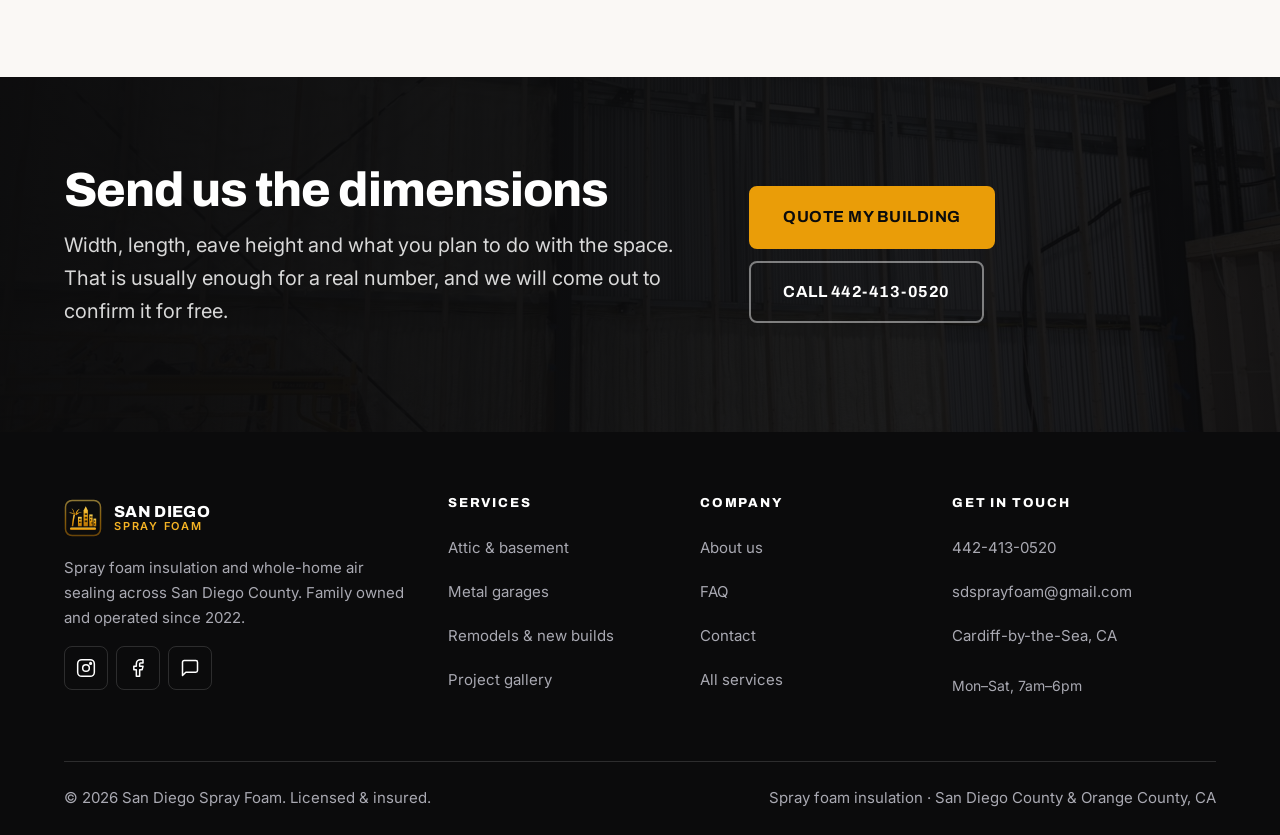
<file: metal-building-insulation.html>
<!DOCTYPE html>
<html lang="en">
<head>
<meta charset="utf-8">
<meta name="viewport" content="width=device-width, initial-scale=1">
<title>Metal Garage &amp; Steel Building Insulation | SD Spray Foam</title>
<meta name="description" content="Closed-cell spray foam for metal garages, shops, quonsets and commercial steel buildings in San Diego County. Stops condensation, seals every seam.">
<link rel="canonical" href="https://www.sandiegosprayfoamllc.com/metal-building-insulation.html">

<meta property="og:type" content="article">
<meta property="og:site_name" content="San Diego Spray Foam">
<meta property="og:title" content="Metal Garage &amp; Steel Building Insulation | SD Spray Foam">
<meta property="og:description" content="Closed-cell spray foam for metal garages, shops and commercial steel buildings. Stops condensation, seals every rib and seam.">
<meta property="og:url" content="https://www.sandiegosprayfoamllc.com/metal-building-insulation.html">
<meta property="og:image" content="https://www.sandiegosprayfoamllc.com/assets/img/metal-garage-wide-1600.jpg">
<meta name="twitter:card" content="summary_large_image">
<meta name="twitter:title" content="Metal Garage &amp; Steel Building Insulation">
<meta name="twitter:description" content="Closed-cell spray foam for metal garages, shops and commercial steel buildings.">
<meta name="twitter:image" content="https://www.sandiegosprayfoamllc.com/assets/img/metal-garage-wide-1600.jpg">

<meta name="theme-color" content="#0b0b0c">
<meta name="robots" content="index, follow, max-image-preview:large">

<link rel="icon" href="assets/img/favicon.svg" type="image/svg+xml">
<link rel="apple-touch-icon" href="assets/img/favicon.svg">
<link rel="manifest" href="site.webmanifest">

<link rel="preconnect" href="https://fonts.googleapis.com">
<link rel="preconnect" href="https://fonts.gstatic.com" crossorigin>
<link rel="preload" as="image" href="assets/img/metal-garage-wide-1600.jpg" imagesrcset="assets/img/metal-garage-wide-800.jpg 800w, assets/img/metal-garage-wide-1600.jpg 1600w" imagesizes="100vw" fetchpriority="high">
<link rel="stylesheet" href="https://fonts.googleapis.com/css2?family=Archivo:wght@600;700;800&family=Inter:wght@400;500;600;700&display=swap">
<link rel="stylesheet" href="assets/css/styles.css">

<script type="application/ld+json">
{
  "@context": "https://schema.org",
  "@graph": [
    {
      "@type": "Service",
      "name": "Metal garage and steel building spray foam insulation",
      "serviceType": "Spray foam insulation",
      "description": "Closed-cell spray foam insulation for metal garages, pole barns, quonset huts, workshops and commercial steel buildings in San Diego County and Orange County.",
      "url": "https://www.sandiegosprayfoamllc.com/metal-building-insulation.html",
      "provider": { "@type": "HomeAndConstructionBusiness", "name": "San Diego Spray Foam", "@id": "https://www.sandiegosprayfoamllc.com/#business" },
      "areaServed": [
        { "@type": "AdministrativeArea", "name": "San Diego County, CA" },
        { "@type": "AdministrativeArea", "name": "Orange County, CA" }
      ],
      "offers": { "@type": "Offer", "priceCurrency": "USD", "availability": "https://schema.org/InStock", "description": "Free on-site consultation and quote" }
    },
    {
      "@type": "BreadcrumbList",
      "itemListElement": [
        { "@type": "ListItem", "position": 1, "name": "Home", "item": "https://www.sandiegosprayfoamllc.com/" },
        { "@type": "ListItem", "position": 2, "name": "Metal Buildings", "item": "https://www.sandiegosprayfoamllc.com/metal-building-insulation.html" }
      ]
    }
  ]
}
</script>
</head>

<body>
<a class="skip-link" href="#main">Skip to main content</a>

<header class="header">
  <div class="container header__inner">
    <a class="brand" href="index.html" aria-label="San Diego Spray Foam — home">
      <img class="brand__mark" src="assets/img/logo-mark.svg" width="38" height="38" alt="">
      <span class="brand__text">
        <span class="brand__name">San Diego</span>
        <span class="brand__tag">Spray Foam</span>
      </span>
    </a>
    <button class="nav-toggle" type="button" aria-expanded="false" aria-controls="primary-nav" aria-label="Open menu">
      <svg class="icon-open" viewBox="0 0 24 24" fill="none" stroke="currentColor" stroke-width="2" stroke-linecap="round" aria-hidden="true"><path d="M3 6h18M3 12h18M3 18h18"/></svg>
      <svg class="icon-close" viewBox="0 0 24 24" fill="none" stroke="currentColor" stroke-width="2" stroke-linecap="round" aria-hidden="true"><path d="M6 6l12 12M18 6 6 18"/></svg>
    </button>
    <nav class="nav" id="primary-nav" aria-label="Primary">
      <ul class="nav__list">
        <li><a class="nav__link" href="index.html">Home</a></li>
        <li><a class="nav__link" href="attic-basement-insulation.html">Attic &amp; Basement</a></li>
        <li><a class="nav__link" href="metal-building-insulation.html" aria-current="page">Metal Buildings</a></li>
        <li><a class="nav__link" href="new-construction.html">New Builds</a></li>
        <li><a class="nav__link" href="about.html">About</a></li>
        <li><a class="nav__link" href="gallery.html">Our Work</a></li>
        <li><a class="nav__link" href="contact.html">Contact</a></li>
      </ul>
      <div class="nav__cta">
        <a class="nav__phone" href="tel:+14424130520">
          <svg viewBox="0 0 24 24" fill="none" stroke="currentColor" stroke-width="2" stroke-linecap="round" stroke-linejoin="round" aria-hidden="true"><path d="M22 16.92v3a2 2 0 0 1-2.18 2 19.79 19.79 0 0 1-8.63-3.07 19.5 19.5 0 0 1-6-6A19.79 19.79 0 0 1 2.12 4.18 2 2 0 0 1 4.11 2h3a2 2 0 0 1 2 1.72c.13.96.36 1.9.7 2.81a2 2 0 0 1-.45 2.11L8.09 9.91a16 16 0 0 0 6 6l1.27-1.27a2 2 0 0 1 2.11-.45c.9.34 1.85.57 2.81.7A2 2 0 0 1 22 16.92z"/></svg>
          442-413-0520
        </a>
        <a class="btn" href="contact.html">Free Quote</a>
      </div>
    </nav>
  </div>
</header>

<main id="main">

  <section class="hero hero--page">
    <div class="hero__media">
      <img src="assets/img/metal-garage-wide-1600.jpg"
           srcset="assets/img/metal-garage-wide-800.jpg 800w, assets/img/metal-garage-wide-1600.jpg 1600w"
           sizes="100vw" width="1600" height="1200" fetchpriority="high" decoding="async"
           alt="Interior of a metal garage with walls and ceiling fully coated in bright white closed-cell spray foam.">
    </div>
    <div class="container">
      <nav class="crumbs" aria-label="Breadcrumb">
        <ol>
          <li><a href="index.html">Home</a></li>
          <li aria-current="page">Metal Buildings</li>
        </ol>
      </nav>
    </div>
    <div class="container hero__inner">
      <p class="eyebrow">Metal garages &amp; steel buildings</p>
      <h1>A steel shell is a condensation machine. Until it isn&rsquo;t.</h1>
      <p class="hero__sub">Metal garages are the latest thing for owners who want to invest in their own property &mdash; for the value and for the enjoyment. Closed-cell foam is what turns that shell into a space you can actually use.</p>
      <div class="btn-row">
        <a class="btn btn--lg" href="contact.html">Quote my building</a>
        <a class="btn btn--lg btn--on-dark" href="tel:+14424130520">Call 442-413-0520</a>
      </div>
    </div>
  </section>

  <!-- =========================================================== THE WHY -->
  <section class="section">
    <div class="container">
      <div class="split">
        <div class="split__media reveal">
          <img src="assets/img/metal-ceiling-spray-800.jpg"
               srcset="assets/img/metal-ceiling-spray-800.jpg 800w, assets/img/metal-ceiling-spray-1600.jpg 1600w"
               sizes="(min-width: 880px) 50vw, 100vw" width="800" height="450" loading="lazy" decoding="async"
               alt="Installer spraying closed-cell foam along the ceiling line of a fully masked metal building.">
          <div class="split__badge">
            <strong>Masked first</strong>
            <span>Doors, lifts, vehicles and studs covered before the gun comes out</span>
          </div>
        </div>
        <div class="reveal">
          <p class="eyebrow">Why closed-cell</p>
          <h2>Foam sticks to steel. Batts never could.</h2>
          <p>Bare metal panel is the coldest surface in the building. Warm interior air hits it, hits the dew point, and the ceiling starts to rain on whatever is parked below. Fiberglass hung behind the ribs does nothing about it &mdash; air still reaches the panel, and now the batt is wet too.</p>
          <p>Closed-cell foam is sprayed directly to the panel. It bonds to the steel, follows every rib and purlin, seals every seam and lap, and puts an unbroken vapour-resistant layer between your air and that cold surface. There is no cavity for air to reach, so there is nothing to condense on.</p>
          <ul class="checklist">
            <li>
              <svg viewBox="0 0 24 24" fill="none" stroke="currentColor" stroke-width="2.5" stroke-linecap="round" stroke-linejoin="round" aria-hidden="true"><path d="M20 6 9 17l-5-5"/></svg>
              <span><strong>Stops condensation at the source</strong><span>No dripping ceilings, no rust bloom on tools and equipment.</span></span>
            </li>
            <li>
              <svg viewBox="0 0 24 24" fill="none" stroke="currentColor" stroke-width="2.5" stroke-linecap="round" stroke-linejoin="round" aria-hidden="true"><path d="M20 6 9 17l-5-5"/></svg>
              <span><strong>Highest R-value per inch</strong><span>Matters when every inch of headroom and door clearance counts.</span></span>
            </li>
            <li>
              <svg viewBox="0 0 24 24" fill="none" stroke="currentColor" stroke-width="2.5" stroke-linecap="round" stroke-linejoin="round" aria-hidden="true"><path d="M20 6 9 17l-5-5"/></svg>
              <span><strong>Adds rigidity to the panel</strong><span>Closed-cell stiffens the assembly it bonds to, and quiets rain drum.</span></span>
            </li>
            <li>
              <svg viewBox="0 0 24 24" fill="none" stroke="currentColor" stroke-width="2.5" stroke-linecap="round" stroke-linejoin="round" aria-hidden="true"><path d="M20 6 9 17l-5-5"/></svg>
              <span><strong>Makes the space conditionable</strong><span>A mini-split can finally hold a temperature in there.</span></span>
            </li>
          </ul>
        </div>
      </div>
    </div>
  </section>

  <!-- ======================================================== WHAT WE DO -->
  <section class="section section--alt">
    <div class="container">
      <div class="section-head section-head--center">
        <p class="eyebrow">Structures we spray</p>
        <h2>If it is steel, we have been inside one</h2>
      </div>
      <div class="grid grid--3">
        <article class="card reveal">
          <div class="card__media">
            <img src="assets/img/metal-garage-lit-800.jpg" srcset="assets/img/metal-garage-lit-800.jpg 800w, assets/img/metal-garage-lit-1600.jpg 1600w" sizes="(min-width: 900px) 33vw, 100vw" width="800" height="1067" loading="lazy" decoding="async" alt="Insulated metal garage interior with overhead door and lighting installed.">
          </div>
          <div class="card__body">
            <h3>Home garages &amp; shops</h3>
            <p>The detached garage that was unusable half the year. Sprayed walls and ceiling, masked doors, ready for a heater and drywall or left exposed.</p>
          </div>
        </article>
        <article class="card reveal">
          <div class="card__media">
            <img src="assets/img/quonset-interior-800.jpg" srcset="assets/img/quonset-interior-800.jpg 800w, assets/img/quonset-interior-1600.jpg 1600w" sizes="(min-width: 900px) 33vw, 100vw" width="800" height="1067" loading="lazy" decoding="async" alt="Arched quonset-style building with the interior arch fully insulated and a wall unit installed.">
          </div>
          <div class="card__body">
            <h3>Quonsets &amp; arched buildings</h3>
            <p>Curved arch panels are exactly the geometry batts cannot follow. Foam does it in one continuous pass with no fasteners and no framing.</p>
          </div>
        </article>
        <article class="card reveal">
          <div class="card__media">
            <img src="assets/img/metal-building-large-800.jpg" srcset="assets/img/metal-building-large-800.jpg 800w, assets/img/metal-building-large-1600.jpg 1600w" sizes="(min-width: 900px) 33vw, 100vw" width="800" height="600" loading="lazy" decoding="async" alt="Large commercial steel building with interior framing and panels insulated with spray foam.">
          </div>
          <div class="card__body">
            <h3>Commercial &amp; storage</h3>
            <p>Warehouse bays, self-storage offices, RV and boat storage. We work around live operations and to the schedule the site needs.</p>
          </div>
        </article>
      </div>
    </div>
  </section>

  <!-- ======================================================== CASE STUDY -->
  <section class="section section--ink">
    <div class="container">
      <div class="split split--reverse">
        <div class="split__media reveal">
          <img src="assets/img/garage-racecar-800.jpg"
               srcset="assets/img/garage-racecar-800.jpg 800w, assets/img/garage-racecar-1600.jpg 1600w"
               sizes="(min-width: 880px) 50vw, 100vw" width="800" height="600" loading="lazy" decoding="async"
               alt="A race car parked inside a finished insulated garage with plywood-lined walls.">
        </div>
        <div class="reveal">
          <p class="eyebrow">A job we are proud of</p>
          <h2>Four years of waiting, finished in two days</h2>
          <p>We met a father-and-son race team whose contractor had left them hanging. Their garage &mdash; the one meant to house a winning car and everything the community had poured into building it &mdash; had sat unfinished for four years. After hearing the story we were happy to step in.</p>
          <p>They needed closed-cell foam throughout. We took particular care masking the car lift and the garage components, and we masked the studs too so cleanup and removal would be simple for them afterwards.</p>
          <p>It was a joy to work with those gentlemen, and seeing their reaction after a four-year wait is the part of this job you do not get from a spreadsheet.</p>
          <a class="link-arrow" href="gallery.html">See more finished buildings
            <svg viewBox="0 0 24 24" fill="none" stroke="currentColor" stroke-width="2.5" stroke-linecap="round" stroke-linejoin="round" aria-hidden="true"><path d="M5 12h14M13 6l6 6-6 6"/></svg>
          </a>
        </div>
      </div>
    </div>
  </section>

  <!-- ============================================================ PREP -->
  <section class="section">
    <div class="container">
      <div class="section-head">
        <p class="eyebrow">How we work on site</p>
        <h2>The prep is the job</h2>
        <p class="lede">Spray foam is unforgiving of bad masking. Overspray does not wipe off &mdash; so we spend the time up front instead of apologising afterwards.</p>
      </div>
      <ol class="steps">
        <li class="reveal">
          <h3>Walk &amp; plan</h3>
          <p>We confirm thickness, product and sequence with you before anything is covered.</p>
        </li>
        <li class="reveal">
          <h3>Mask everything</h3>
          <p>Doors, tracks, lifts, windows, vehicles, electrical and any exposed studs you want left clean.</p>
        </li>
        <li class="reveal">
          <h3>Spray in lifts</h3>
          <p>Controlled passes to the specified thickness, worked panel line by panel line.</p>
        </li>
        <li class="reveal">
          <h3>Trim &amp; strip</h3>
          <p>Foam trimmed where it needs to be flush, masking pulled, offcuts bagged.</p>
        </li>
        <li class="reveal">
          <h3>Final walk</h3>
          <p>We hand the building back and go over coverage with you before we leave.</p>
        </li>
      </ol>
    </div>
  </section>

  <!-- ========================================================== GALLERY -->
  <section class="section section--alt">
    <div class="container">
      <div class="section-head section-head--center">
        <p class="eyebrow">Metal building work</p>
        <h2>Before, during and done</h2>
      </div>
      <div class="gallery">
        <figure class="gallery__item" style="cursor:default">
          <img src="assets/img/metal-building-before-800.jpg" srcset="assets/img/metal-building-before-800.jpg 800w, assets/img/metal-building-before-1600.jpg 1600w" sizes="(min-width: 900px) 33vw, 100vw" width="800" height="1067" loading="lazy" decoding="async" alt="Metal building partway through insulation with one wall sprayed and bare steel still exposed on the other.">
          <figcaption class="gallery__caption">Partway through &mdash; sprayed against bare steel</figcaption>
        </figure>
        <figure class="gallery__item" style="cursor:default">
          <img src="assets/img/metal-garage-white-800.jpg" srcset="assets/img/metal-garage-white-800.jpg 800w, assets/img/metal-garage-white-1600.jpg 1600w" sizes="(min-width: 900px) 33vw, 100vw" width="800" height="600" loading="lazy" decoding="async" alt="Metal garage with every wall and the full ceiling coated in white closed-cell foam.">
          <figcaption class="gallery__caption">Wall to wall, ridge to slab</figcaption>
        </figure>
        <figure class="gallery__item" style="cursor:default">
          <img src="assets/img/metal-garage-finished-800.jpg" srcset="assets/img/metal-garage-finished-800.jpg 800w, assets/img/metal-garage-finished-1600.jpg 1600w" sizes="(min-width: 900px) 33vw, 100vw" width="800" height="600" loading="lazy" decoding="async" alt="Completed metal garage insulation with lights installed and the floor swept clean.">
          <figcaption class="gallery__caption">Handed back clean and lit</figcaption>
        </figure>
        <figure class="gallery__item" style="cursor:default">
          <img src="assets/img/metal-building-windows-800.jpg" srcset="assets/img/metal-building-windows-800.jpg 800w, assets/img/metal-building-windows-1600.jpg 1600w" sizes="(min-width: 900px) 33vw, 100vw" width="800" height="450" loading="lazy" decoding="async" alt="Large steel building interior insulated with foam, with windows and framed openings left clean.">
          <figcaption class="gallery__caption">Openings cut in and left square</figcaption>
        </figure>
        <figure class="gallery__item" style="cursor:default">
          <img src="assets/img/garage-door-spray-800.jpg" srcset="assets/img/garage-door-spray-800.jpg 800w, assets/img/garage-door-spray-1600.jpg 1600w" sizes="(min-width: 900px) 33vw, 100vw" width="800" height="450" loading="lazy" decoding="async" alt="Installer spraying foam around an overhead garage door opening protected with masking.">
          <figcaption class="gallery__caption">Door surrounds masked and sealed</figcaption>
        </figure>
        <figure class="gallery__item" style="cursor:default">
          <img src="assets/img/quonset-interior-800.jpg" srcset="assets/img/quonset-interior-800.jpg 800w, assets/img/quonset-interior-1600.jpg 1600w" sizes="(min-width: 900px) 33vw, 100vw" width="800" height="1067" loading="lazy" decoding="async" alt="Arched quonset building interior fully insulated with spray foam following the curve of the panels.">
          <figcaption class="gallery__caption">Foam follows a curve batts cannot</figcaption>
        </figure>
      </div>
    </div>
  </section>

  <section class="cta-band">
    <div class="cta-band__media">
      <img src="assets/img/metal-building-large-1600.jpg" width="1600" height="1200" loading="lazy" decoding="async" alt="">
    </div>
    <div class="container cta-band__inner">
      <div>
        <h2>Send us the dimensions</h2>
        <p class="lede">Width, length, eave height and what you plan to do with the space. That is usually enough for a real number, and we will come out to confirm it for free.</p>
      </div>
      <div class="btn-row">
        <a class="btn btn--lg" href="contact.html">Quote my building</a>
        <a class="btn btn--lg btn--on-dark" href="tel:+14424130520">Call 442-413-0520</a>
      </div>
    </div>
  </section>

</main>

<footer class="footer">
  <div class="container">
    <div class="footer__grid">
      <div class="footer__brand">
        <a class="brand" href="index.html">
          <img class="brand__mark" src="assets/img/logo-mark.svg" width="38" height="38" alt="">
          <span class="brand__text">
            <span class="brand__name">San Diego</span>
            <span class="brand__tag">Spray Foam</span>
          </span>
        </a>
        <p>Spray foam insulation and whole-home air sealing across San Diego County. Family owned and operated since 2022.</p>
        <div class="footer__social">
          <a href="https://www.instagram.com/grandstreetsprayfoam" target="_blank" rel="noopener" aria-label="San Diego Spray Foam on Instagram">
            <svg viewBox="0 0 24 24" fill="none" stroke="currentColor" stroke-width="1.8" stroke-linecap="round" stroke-linejoin="round" aria-hidden="true"><rect x="2" y="2" width="20" height="20" rx="5"/><circle cx="12" cy="12" r="4"/><circle cx="17.5" cy="6.5" r="1"/></svg>
          </a>
          <a href="https://www.facebook.com/profile.php?id=61592294806452" target="_blank" rel="noopener" aria-label="San Diego Spray Foam on Facebook">
            <svg viewBox="0 0 24 24" fill="none" stroke="currentColor" stroke-width="1.8" stroke-linecap="round" stroke-linejoin="round" aria-hidden="true"><path d="M18 2h-3a5 5 0 0 0-5 5v3H7v4h3v8h4v-8h3l1-4h-4V7a1 1 0 0 1 1-1h3z"/></svg>
          </a>
          <a href="https://www.yelp.com/search?find_desc=San+Diego+Spray+Foam" target="_blank" rel="noopener" aria-label="San Diego Spray Foam on Yelp">
            <svg viewBox="0 0 24 24" fill="none" stroke="currentColor" stroke-width="1.8" stroke-linecap="round" stroke-linejoin="round" aria-hidden="true"><path d="M21 15a2 2 0 0 1-2 2H7l-4 4V5a2 2 0 0 1 2-2h14a2 2 0 0 1 2 2z"/></svg>
          </a>
        </div>
      </div>
      <nav aria-labelledby="foot-services">
        <h2 id="foot-services">Services</h2>
        <ul>
          <li><a href="attic-basement-insulation.html">Attic &amp; basement</a></li>
          <li><a href="metal-building-insulation.html">Metal garages</a></li>
          <li><a href="new-construction.html">Remodels &amp; new builds</a></li>
          <li><a href="gallery.html">Project gallery</a></li>
        </ul>
      </nav>
      <nav aria-labelledby="foot-company">
        <h2 id="foot-company">Company</h2>
        <ul>
          <li><a href="about.html">About us</a></li>
          <li><a href="index.html#faq">FAQ</a></li>
          <li><a href="contact.html">Contact</a></li>
          <li><a href="index.html#services">All services</a></li>
        </ul>
      </nav>
      <div>
        <h2>Get in touch</h2>
        <address>
          <ul>
            <li><a href="tel:+14424130520">442-413-0520</a></li>
            <li><a href="mailto:sdsprayfoam@gmail.com">sdsprayfoam@gmail.com</a></li>
            <li>Cardiff-by-the-Sea, CA</li>
          </ul>
        </address>
        <p style="margin-top: var(--space-4); font-size: .875rem">Mon&ndash;Sat, 7am&ndash;6pm</p>
      </div>
    </div>
    <div class="footer__bottom">
      <p>&copy; <span data-year>2026</span> San Diego Spray Foam. Licensed &amp; insured.</p>
      <p>Spray foam insulation &middot; San Diego County &amp; Orange County, CA</p>
    </div>
  </div>
</footer>

<div class="callbar">
  <a href="tel:+14424130520">
    <svg viewBox="0 0 24 24" fill="none" stroke="currentColor" stroke-width="2" stroke-linecap="round" stroke-linejoin="round" aria-hidden="true"><path d="M22 16.92v3a2 2 0 0 1-2.18 2 19.79 19.79 0 0 1-8.63-3.07 19.5 19.5 0 0 1-6-6A19.79 19.79 0 0 1 2.12 4.18 2 2 0 0 1 4.11 2h3a2 2 0 0 1 2 1.72c.13.96.36 1.9.7 2.81a2 2 0 0 1-.45 2.11L8.09 9.91a16 16 0 0 0 6 6l1.27-1.27a2 2 0 0 1 2.11-.45c.9.34 1.85.57 2.81.7A2 2 0 0 1 22 16.92z"/></svg>
    Call now
  </a>
  <a href="contact.html">Free quote</a>
</div>

<script src="assets/js/main.js" defer></script>
</body>
</html>
</file>
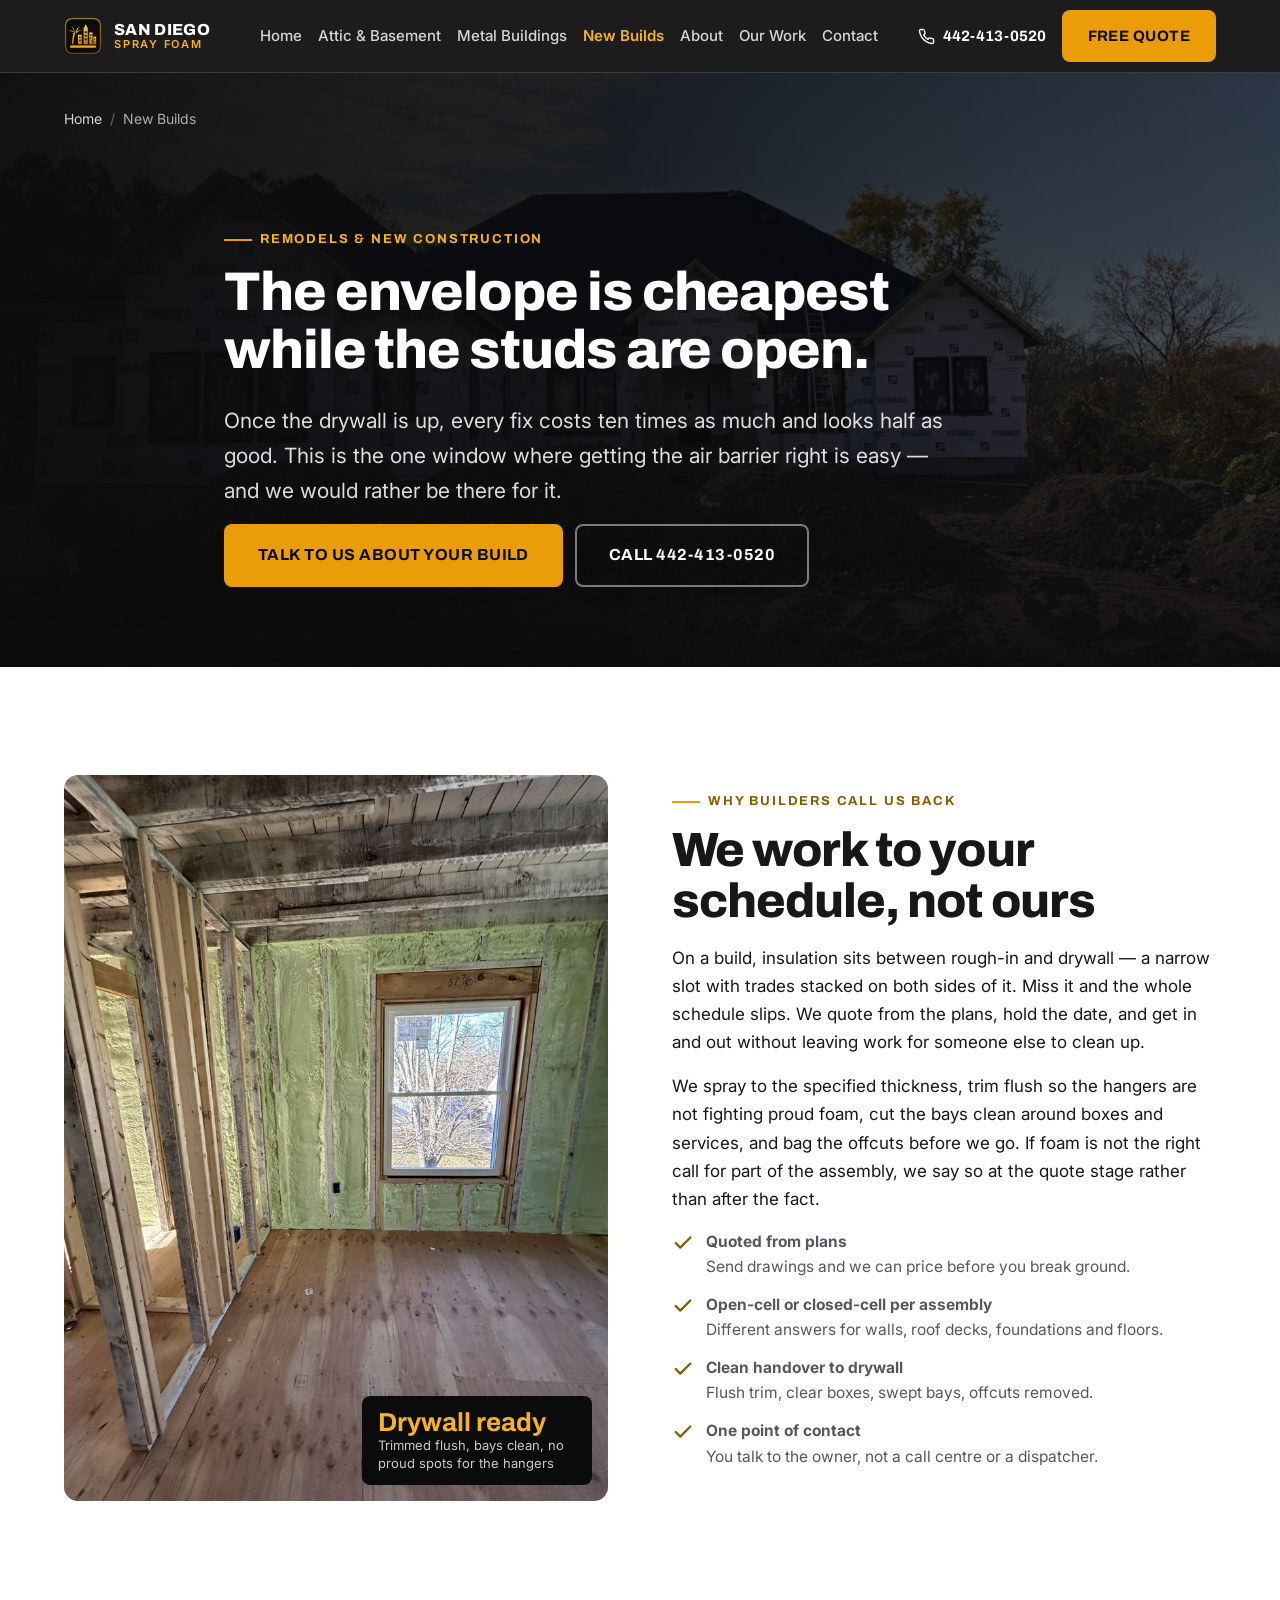
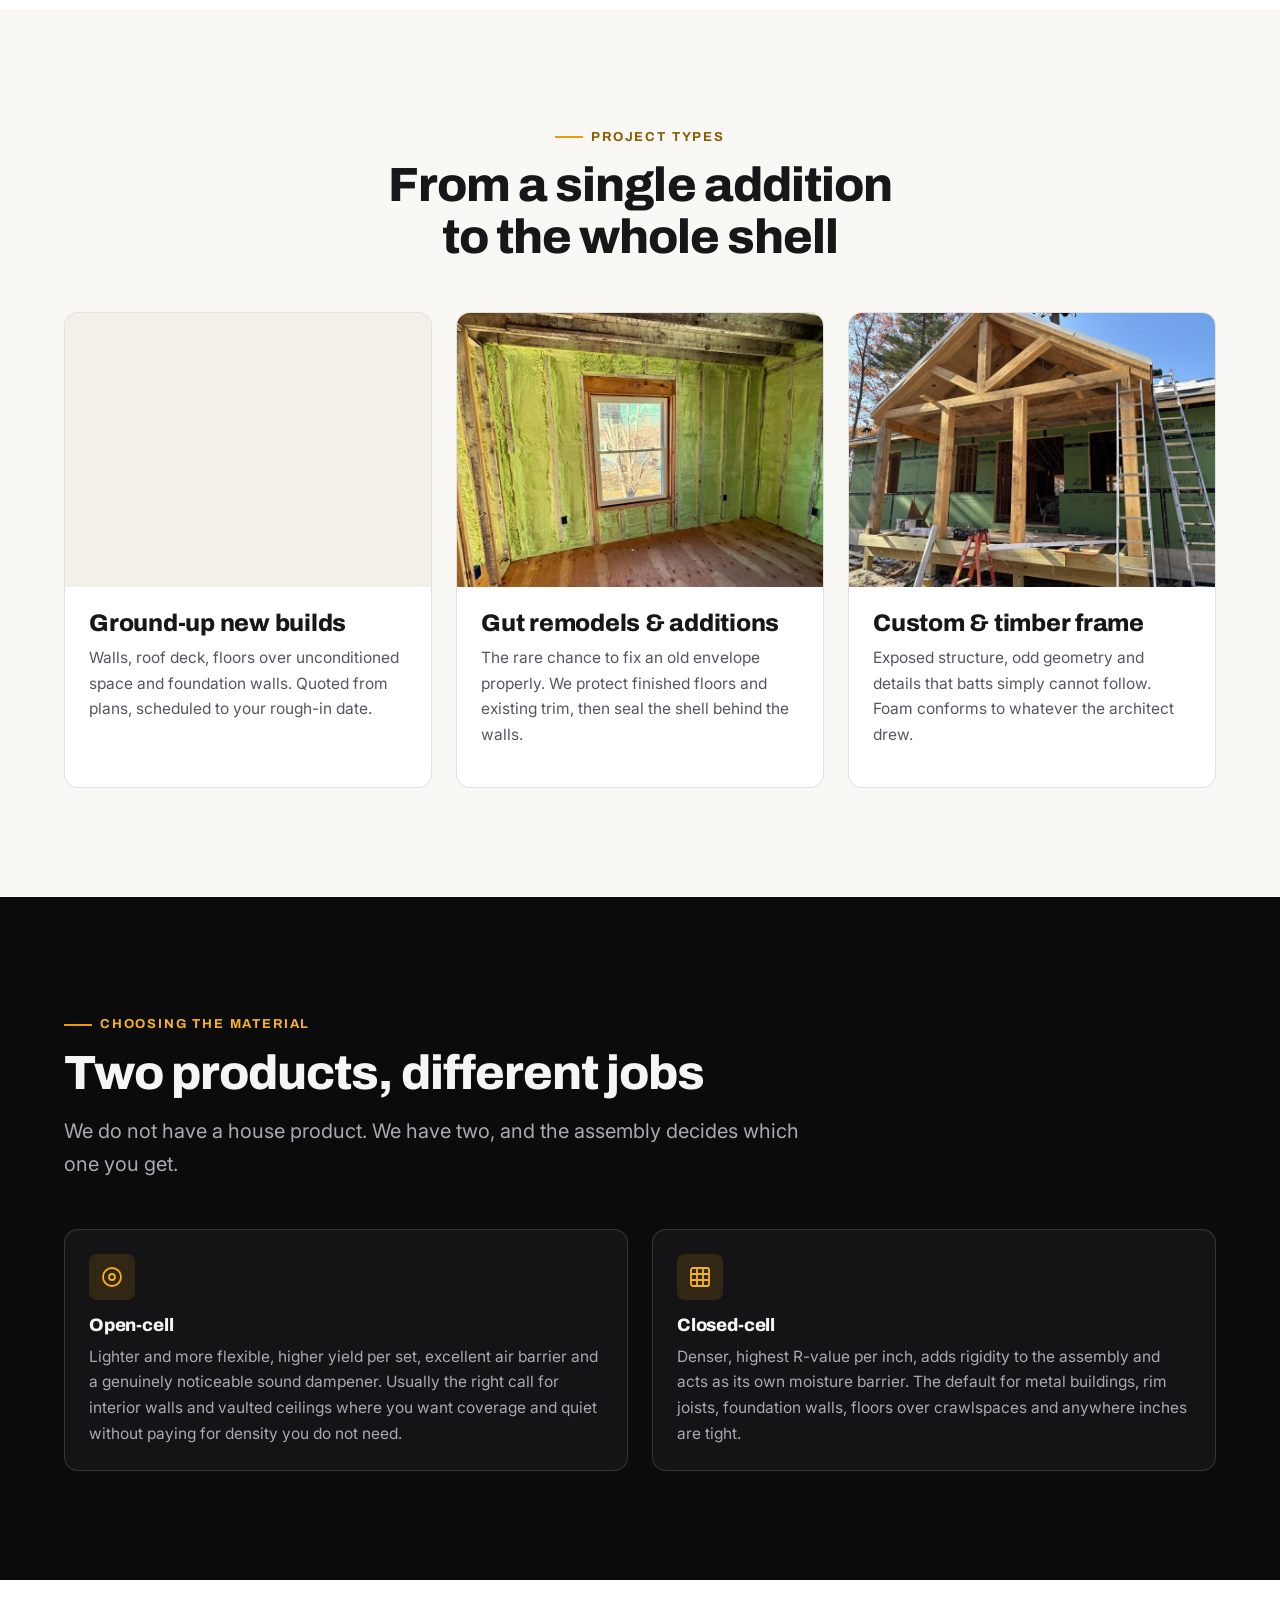
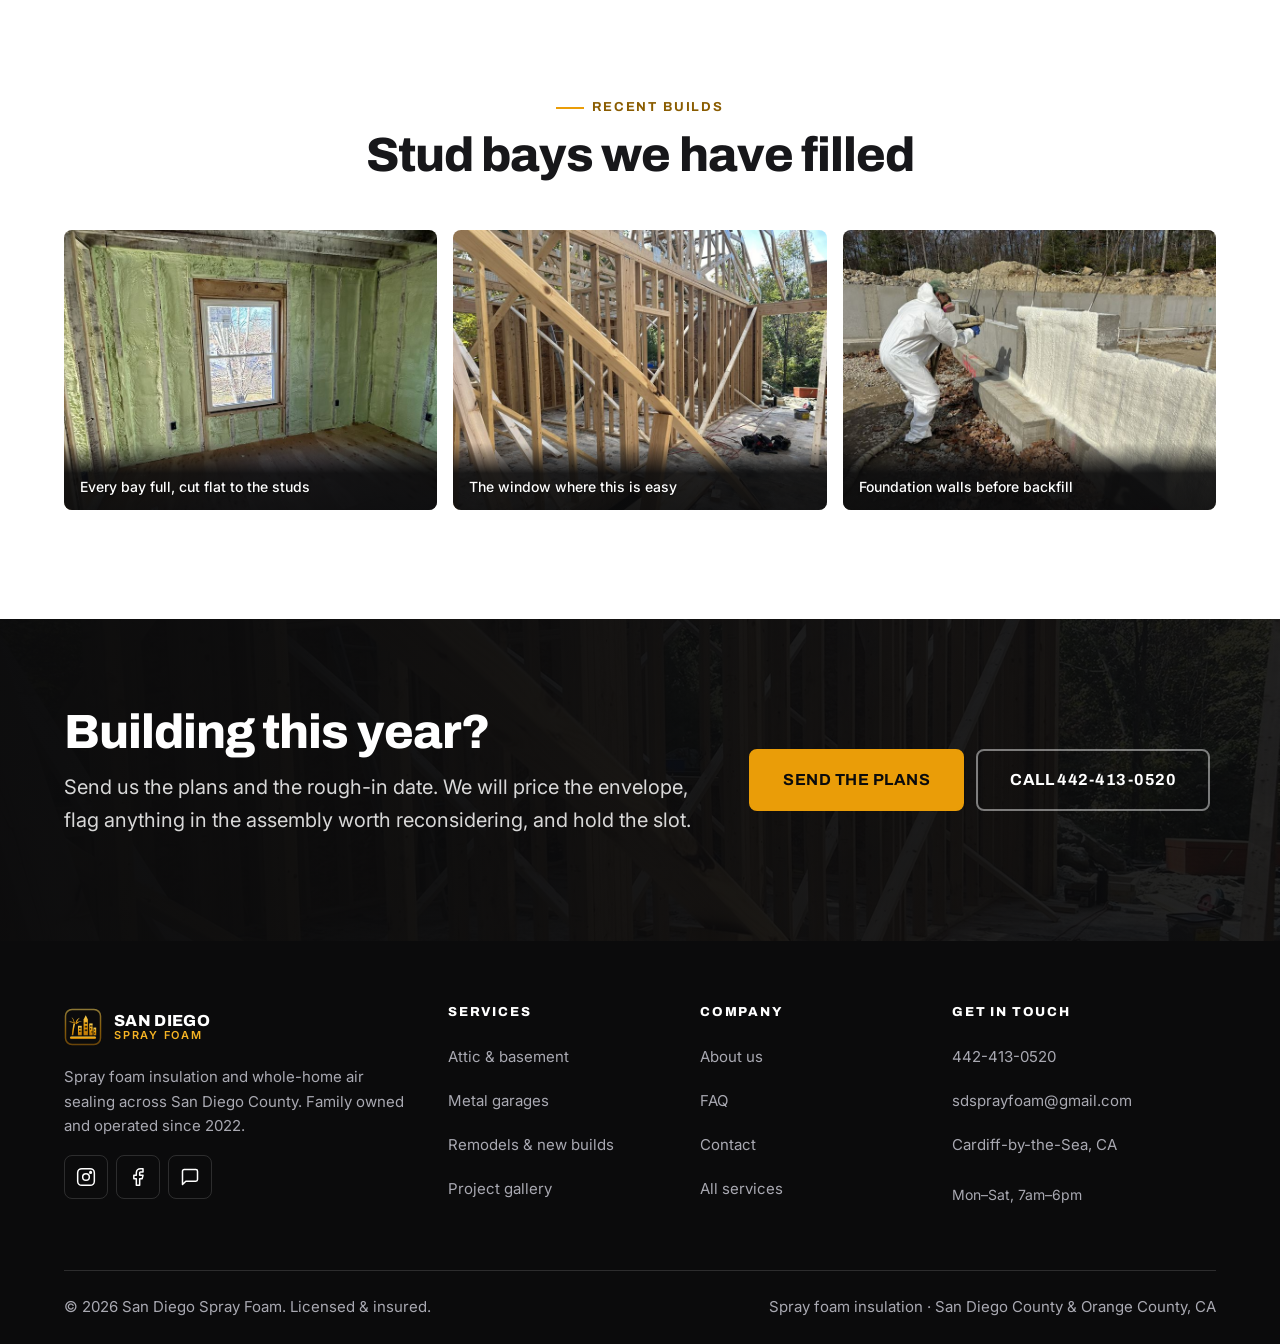
<file: new-construction.html>
<!DOCTYPE html>
<html lang="en">
<head>
<meta charset="utf-8">
<meta name="viewport" content="width=device-width, initial-scale=1">
<title>New Construction &amp; Remodel Insulation | San Diego Spray Foam</title>
<meta name="description" content="Spray foam insulation for new builds, additions and gut remodels in San Diego County. Quoted from plans, flush-trimmed and ready for the drywall crew.">
<link rel="canonical" href="https://www.sandiegosprayfoamllc.com/new-construction.html">

<meta property="og:type" content="article">
<meta property="og:site_name" content="San Diego Spray Foam">
<meta property="og:title" content="New Construction &amp; Remodel Insulation | San Diego Spray Foam">
<meta property="og:description" content="Spray foam insulation for new builds, additions and gut remodels in San Diego County. Flush-trimmed and drywall ready.">
<meta property="og:url" content="https://www.sandiegosprayfoamllc.com/new-construction.html">
<meta property="og:image" content="https://www.sandiegosprayfoamllc.com/assets/img/newbuild-room-window-1600.jpg">
<meta name="twitter:card" content="summary_large_image">
<meta name="twitter:title" content="New Construction &amp; Remodel Insulation">
<meta name="twitter:description" content="Spray foam insulation for new builds, additions and gut remodels in San Diego County.">
<meta name="twitter:image" content="https://www.sandiegosprayfoamllc.com/assets/img/newbuild-room-window-1600.jpg">

<meta name="theme-color" content="#0b0b0c">
<meta name="robots" content="index, follow, max-image-preview:large">

<link rel="icon" href="assets/img/favicon.svg" type="image/svg+xml">
<link rel="apple-touch-icon" href="assets/img/favicon.svg">
<link rel="manifest" href="site.webmanifest">

<link rel="preconnect" href="https://fonts.googleapis.com">
<link rel="preconnect" href="https://fonts.gstatic.com" crossorigin>
<link rel="preload" as="image" href="assets/img/newbuild-exterior-1600.jpg" imagesrcset="assets/img/newbuild-exterior-800.jpg 800w, assets/img/newbuild-exterior-1600.jpg 1600w" imagesizes="100vw" fetchpriority="high">
<link rel="stylesheet" href="https://fonts.googleapis.com/css2?family=Archivo:wght@600;700;800&family=Inter:wght@400;500;600;700&display=swap">
<link rel="stylesheet" href="assets/css/styles.css">

<script type="application/ld+json">
{
  "@context": "https://schema.org",
  "@graph": [
    {
      "@type": "Service",
      "name": "New construction and remodel spray foam insulation",
      "serviceType": "Spray foam insulation",
      "description": "Spray foam insulation for new builds, additions and gut remodels in San Diego County and Orange County, scheduled around the builder's rough-in and drywall dates.",
      "url": "https://www.sandiegosprayfoamllc.com/new-construction.html",
      "provider": { "@type": "HomeAndConstructionBusiness", "name": "San Diego Spray Foam", "@id": "https://www.sandiegosprayfoamllc.com/#business" },
      "areaServed": [
        { "@type": "AdministrativeArea", "name": "San Diego County, CA" },
        { "@type": "AdministrativeArea", "name": "Orange County, CA" }
      ],
      "offers": { "@type": "Offer", "priceCurrency": "USD", "availability": "https://schema.org/InStock", "description": "Free plan review and on-site quote" }
    },
    {
      "@type": "BreadcrumbList",
      "itemListElement": [
        { "@type": "ListItem", "position": 1, "name": "Home", "item": "https://www.sandiegosprayfoamllc.com/" },
        { "@type": "ListItem", "position": 2, "name": "New Builds", "item": "https://www.sandiegosprayfoamllc.com/new-construction.html" }
      ]
    }
  ]
}
</script>
</head>

<body>
<a class="skip-link" href="#main">Skip to main content</a>

<header class="header">
  <div class="container header__inner">
    <a class="brand" href="index.html" aria-label="San Diego Spray Foam — home">
      <img class="brand__mark" src="assets/img/logo-mark.svg" width="38" height="38" alt="">
      <span class="brand__text">
        <span class="brand__name">San Diego</span>
        <span class="brand__tag">Spray Foam</span>
      </span>
    </a>
    <button class="nav-toggle" type="button" aria-expanded="false" aria-controls="primary-nav" aria-label="Open menu">
      <svg class="icon-open" viewBox="0 0 24 24" fill="none" stroke="currentColor" stroke-width="2" stroke-linecap="round" aria-hidden="true"><path d="M3 6h18M3 12h18M3 18h18"/></svg>
      <svg class="icon-close" viewBox="0 0 24 24" fill="none" stroke="currentColor" stroke-width="2" stroke-linecap="round" aria-hidden="true"><path d="M6 6l12 12M18 6 6 18"/></svg>
    </button>
    <nav class="nav" id="primary-nav" aria-label="Primary">
      <ul class="nav__list">
        <li><a class="nav__link" href="index.html">Home</a></li>
        <li><a class="nav__link" href="attic-basement-insulation.html">Attic &amp; Basement</a></li>
        <li><a class="nav__link" href="metal-building-insulation.html">Metal Buildings</a></li>
        <li><a class="nav__link" href="new-construction.html" aria-current="page">New Builds</a></li>
        <li><a class="nav__link" href="about.html">About</a></li>
        <li><a class="nav__link" href="gallery.html">Our Work</a></li>
        <li><a class="nav__link" href="contact.html">Contact</a></li>
      </ul>
      <div class="nav__cta">
        <a class="nav__phone" href="tel:+14424130520">
          <svg viewBox="0 0 24 24" fill="none" stroke="currentColor" stroke-width="2" stroke-linecap="round" stroke-linejoin="round" aria-hidden="true"><path d="M22 16.92v3a2 2 0 0 1-2.18 2 19.79 19.79 0 0 1-8.63-3.07 19.5 19.5 0 0 1-6-6A19.79 19.79 0 0 1 2.12 4.18 2 2 0 0 1 4.11 2h3a2 2 0 0 1 2 1.72c.13.96.36 1.9.7 2.81a2 2 0 0 1-.45 2.11L8.09 9.91a16 16 0 0 0 6 6l1.27-1.27a2 2 0 0 1 2.11-.45c.9.34 1.85.57 2.81.7A2 2 0 0 1 22 16.92z"/></svg>
          442-413-0520
        </a>
        <a class="btn" href="contact.html">Free Quote</a>
      </div>
    </nav>
  </div>
</header>

<main id="main">

  <section class="hero hero--page">
    <div class="hero__media">
      <img src="assets/img/newbuild-exterior-1600.jpg"
           srcset="assets/img/newbuild-exterior-800.jpg 800w, assets/img/newbuild-exterior-1600.jpg 1600w"
           sizes="100vw" width="1600" height="1200" fetchpriority="high" decoding="async"
           alt="New house under construction, wrapped and dried in, ready for the insulation stage.">
    </div>
    <div class="container">
      <nav class="crumbs" aria-label="Breadcrumb">
        <ol>
          <li><a href="index.html">Home</a></li>
          <li aria-current="page">New Builds</li>
        </ol>
      </nav>
    </div>
    <div class="container hero__inner">
      <p class="eyebrow">Remodels &amp; new construction</p>
      <h1>The envelope is cheapest while the studs are open.</h1>
      <p class="hero__sub">Once the drywall is up, every fix costs ten times as much and looks half as good. This is the one window where getting the air barrier right is easy &mdash; and we would rather be there for it.</p>
      <div class="btn-row">
        <a class="btn btn--lg" href="contact.html">Talk to us about your build</a>
        <a class="btn btn--lg btn--on-dark" href="tel:+14424130520">Call 442-413-0520</a>
      </div>
    </div>
  </section>

  <!-- ============================================================ INTRO -->
  <section class="section">
    <div class="container">
      <div class="split">
        <div class="split__media split__media--tall reveal">
          <img src="assets/img/newbuild-room-window-800.jpg"
               srcset="assets/img/newbuild-room-window-800.jpg 800w, assets/img/newbuild-room-window-1600.jpg 1600w"
               sizes="(min-width: 880px) 50vw, 100vw" width="800" height="1067" loading="lazy" decoding="async"
               alt="Bedroom with every stud bay filled with open-cell foam and trimmed flush to the framing, ready for drywall.">
          <div class="split__badge">
            <strong>Drywall ready</strong>
            <span>Trimmed flush, bays clean, no proud spots for the hangers</span>
          </div>
        </div>
        <div class="reveal">
          <p class="eyebrow">Why builders call us back</p>
          <h2>We work to your schedule, not ours</h2>
          <p>On a build, insulation sits between rough-in and drywall &mdash; a narrow slot with trades stacked on both sides of it. Miss it and the whole schedule slips. We quote from the plans, hold the date, and get in and out without leaving work for someone else to clean up.</p>
          <p>We spray to the specified thickness, trim flush so the hangers are not fighting proud foam, cut the bays clean around boxes and services, and bag the offcuts before we go. If foam is not the right call for part of the assembly, we say so at the quote stage rather than after the fact.</p>
          <ul class="checklist">
            <li>
              <svg viewBox="0 0 24 24" fill="none" stroke="currentColor" stroke-width="2.5" stroke-linecap="round" stroke-linejoin="round" aria-hidden="true"><path d="M20 6 9 17l-5-5"/></svg>
              <span><strong>Quoted from plans</strong><span>Send drawings and we can price before you break ground.</span></span>
            </li>
            <li>
              <svg viewBox="0 0 24 24" fill="none" stroke="currentColor" stroke-width="2.5" stroke-linecap="round" stroke-linejoin="round" aria-hidden="true"><path d="M20 6 9 17l-5-5"/></svg>
              <span><strong>Open-cell or closed-cell per assembly</strong><span>Different answers for walls, roof decks, foundations and floors.</span></span>
            </li>
            <li>
              <svg viewBox="0 0 24 24" fill="none" stroke="currentColor" stroke-width="2.5" stroke-linecap="round" stroke-linejoin="round" aria-hidden="true"><path d="M20 6 9 17l-5-5"/></svg>
              <span><strong>Clean handover to drywall</strong><span>Flush trim, clear boxes, swept bays, offcuts removed.</span></span>
            </li>
            <li>
              <svg viewBox="0 0 24 24" fill="none" stroke="currentColor" stroke-width="2.5" stroke-linecap="round" stroke-linejoin="round" aria-hidden="true"><path d="M20 6 9 17l-5-5"/></svg>
              <span><strong>One point of contact</strong><span>You talk to the owner, not a call centre or a dispatcher.</span></span>
            </li>
          </ul>
        </div>
      </div>
    </div>
  </section>

  <!-- ============================================================ SCOPE -->
  <section class="section section--alt">
    <div class="container">
      <div class="section-head section-head--center">
        <p class="eyebrow">Project types</p>
        <h2>From a single addition to the whole shell</h2>
      </div>
      <div class="grid grid--3">
        <article class="card reveal">
          <div class="card__media">
            <img src="assets/img/framing-newbuild-800.jpg" srcset="assets/img/framing-newbuild-800.jpg 800w, assets/img/framing-newbuild-1600.jpg 1600w" sizes="(min-width: 900px) 33vw, 100vw" width="800" height="600" loading="lazy" decoding="async" alt="Newly framed house with open stud bays and roof trusses, before insulation.">
          </div>
          <div class="card__body">
            <h3>Ground-up new builds</h3>
            <p>Walls, roof deck, floors over unconditioned space and foundation walls. Quoted from plans, scheduled to your rough-in date.</p>
          </div>
        </article>
        <article class="card reveal">
          <div class="card__media">
            <img src="assets/img/foam-walls-room-800.jpg" srcset="assets/img/foam-walls-room-800.jpg 800w, assets/img/foam-walls-room-1600.jpg 1600w" sizes="(min-width: 900px) 33vw, 100vw" width="800" height="1000" loading="lazy" decoding="async" alt="Room in a gut remodel with walls fully insulated in foam around an existing window and hardwood floor.">
          </div>
          <div class="card__body">
            <h3>Gut remodels &amp; additions</h3>
            <p>The rare chance to fix an old envelope properly. We protect finished floors and existing trim, then seal the shell behind the walls.</p>
          </div>
        </article>
        <article class="card reveal">
          <div class="card__media">
            <img src="assets/img/timber-frame-porch-800.jpg" srcset="assets/img/timber-frame-porch-800.jpg 800w, assets/img/timber-frame-porch-1600.jpg 1600w" sizes="(min-width: 900px) 33vw, 100vw" width="800" height="600" loading="lazy" decoding="async" alt="Timber-framed entry porch on a house under construction with sheathing and housewrap in place.">
          </div>
          <div class="card__body">
            <h3>Custom &amp; timber frame</h3>
            <p>Exposed structure, odd geometry and details that batts simply cannot follow. Foam conforms to whatever the architect drew.</p>
          </div>
        </article>
      </div>
    </div>
  </section>

  <!-- ======================================================== MATERIALS -->
  <section class="section section--ink">
    <div class="container">
      <div class="section-head">
        <p class="eyebrow">Choosing the material</p>
        <h2>Two products, different jobs</h2>
        <p class="lede">We do not have a house product. We have two, and the assembly decides which one you get.</p>
      </div>
      <div class="grid grid--2">
        <div class="feature reveal">
          <span class="feature__icon"><svg viewBox="0 0 24 24" fill="none" stroke="currentColor" stroke-width="1.8" stroke-linecap="round" stroke-linejoin="round" aria-hidden="true"><circle cx="12" cy="12" r="9"/><circle cx="12" cy="12" r="3"/></svg></span>
          <h3>Open-cell</h3>
          <p>Lighter and more flexible, higher yield per set, excellent air barrier and a genuinely noticeable sound dampener. Usually the right call for interior walls and vaulted ceilings where you want coverage and quiet without paying for density you do not need.</p>
        </div>
        <div class="feature reveal">
          <span class="feature__icon"><svg viewBox="0 0 24 24" fill="none" stroke="currentColor" stroke-width="1.8" stroke-linecap="round" stroke-linejoin="round" aria-hidden="true"><rect x="3" y="3" width="18" height="18" rx="2"/><path d="M3 9h18M3 15h18M9 3v18M15 3v18"/></svg></span>
          <h3>Closed-cell</h3>
          <p>Denser, highest R-value per inch, adds rigidity to the assembly and acts as its own moisture barrier. The default for metal buildings, rim joists, foundation walls, floors over crawlspaces and anywhere inches are tight.</p>
        </div>
      </div>
    </div>
  </section>

  <!-- ========================================================== GALLERY -->
  <section class="section">
    <div class="container">
      <div class="section-head section-head--center">
        <p class="eyebrow">Recent builds</p>
        <h2>Stud bays we have filled</h2>
      </div>
      <div class="gallery">
        <figure class="gallery__item" style="cursor:default">
          <img src="assets/img/newbuild-room-two-800.jpg" srcset="assets/img/newbuild-room-two-800.jpg 800w, assets/img/newbuild-room-two-1600.jpg 1600w" sizes="(min-width: 900px) 33vw, 100vw" width="800" height="1067" loading="lazy" decoding="async" alt="Remodelled room with green open-cell foam filling every stud bay around a window.">
          <figcaption class="gallery__caption">Every bay full, cut flat to the studs</figcaption>
        </figure>
        <figure class="gallery__item" style="cursor:default">
          <img src="assets/img/framing-newbuild-800.jpg" srcset="assets/img/framing-newbuild-800.jpg 800w, assets/img/framing-newbuild-1600.jpg 1600w" sizes="(min-width: 900px) 33vw, 100vw" width="800" height="600" loading="lazy" decoding="async" alt="Open framing on a new build waiting for insulation, with roof structure overhead.">
          <figcaption class="gallery__caption">The window where this is easy</figcaption>
        </figure>
        <figure class="gallery__item" style="cursor:default">
          <img src="assets/img/foundation-spray-two-800.jpg" srcset="assets/img/foundation-spray-two-800.jpg 800w, assets/img/foundation-spray-two-1600.jpg 1600w" sizes="(min-width: 900px) 33vw, 100vw" width="800" height="600" loading="lazy" decoding="async" alt="Installer in full protective gear spraying closed-cell foam onto a new foundation wall.">
          <figcaption class="gallery__caption">Foundation walls before backfill</figcaption>
        </figure>
      </div>
    </div>
  </section>

  <section class="cta-band">
    <div class="cta-band__media">
      <img src="assets/img/framing-newbuild-1600.jpg" width="1600" height="1200" loading="lazy" decoding="async" alt="">
    </div>
    <div class="container cta-band__inner">
      <div>
        <h2>Building this year?</h2>
        <p class="lede">Send us the plans and the rough-in date. We will price the envelope, flag anything in the assembly worth reconsidering, and hold the slot.</p>
      </div>
      <div class="btn-row">
        <a class="btn btn--lg" href="contact.html">Send the plans</a>
        <a class="btn btn--lg btn--on-dark" href="tel:+14424130520">Call 442-413-0520</a>
      </div>
    </div>
  </section>

</main>

<footer class="footer">
  <div class="container">
    <div class="footer__grid">
      <div class="footer__brand">
        <a class="brand" href="index.html">
          <img class="brand__mark" src="assets/img/logo-mark.svg" width="38" height="38" alt="">
          <span class="brand__text">
            <span class="brand__name">San Diego</span>
            <span class="brand__tag">Spray Foam</span>
          </span>
        </a>
        <p>Spray foam insulation and whole-home air sealing across San Diego County. Family owned and operated since 2022.</p>
        <div class="footer__social">
          <a href="https://www.instagram.com/grandstreetsprayfoam" target="_blank" rel="noopener" aria-label="San Diego Spray Foam on Instagram">
            <svg viewBox="0 0 24 24" fill="none" stroke="currentColor" stroke-width="1.8" stroke-linecap="round" stroke-linejoin="round" aria-hidden="true"><rect x="2" y="2" width="20" height="20" rx="5"/><circle cx="12" cy="12" r="4"/><circle cx="17.5" cy="6.5" r="1"/></svg>
          </a>
          <a href="https://www.facebook.com/profile.php?id=61592294806452" target="_blank" rel="noopener" aria-label="San Diego Spray Foam on Facebook">
            <svg viewBox="0 0 24 24" fill="none" stroke="currentColor" stroke-width="1.8" stroke-linecap="round" stroke-linejoin="round" aria-hidden="true"><path d="M18 2h-3a5 5 0 0 0-5 5v3H7v4h3v8h4v-8h3l1-4h-4V7a1 1 0 0 1 1-1h3z"/></svg>
          </a>
          <a href="https://www.yelp.com/search?find_desc=San+Diego+Spray+Foam" target="_blank" rel="noopener" aria-label="San Diego Spray Foam on Yelp">
            <svg viewBox="0 0 24 24" fill="none" stroke="currentColor" stroke-width="1.8" stroke-linecap="round" stroke-linejoin="round" aria-hidden="true"><path d="M21 15a2 2 0 0 1-2 2H7l-4 4V5a2 2 0 0 1 2-2h14a2 2 0 0 1 2 2z"/></svg>
          </a>
        </div>
      </div>
      <nav aria-labelledby="foot-services">
        <h2 id="foot-services">Services</h2>
        <ul>
          <li><a href="attic-basement-insulation.html">Attic &amp; basement</a></li>
          <li><a href="metal-building-insulation.html">Metal garages</a></li>
          <li><a href="new-construction.html">Remodels &amp; new builds</a></li>
          <li><a href="gallery.html">Project gallery</a></li>
        </ul>
      </nav>
      <nav aria-labelledby="foot-company">
        <h2 id="foot-company">Company</h2>
        <ul>
          <li><a href="about.html">About us</a></li>
          <li><a href="index.html#faq">FAQ</a></li>
          <li><a href="contact.html">Contact</a></li>
          <li><a href="index.html#services">All services</a></li>
        </ul>
      </nav>
      <div>
        <h2>Get in touch</h2>
        <address>
          <ul>
            <li><a href="tel:+14424130520">442-413-0520</a></li>
            <li><a href="mailto:sdsprayfoam@gmail.com">sdsprayfoam@gmail.com</a></li>
            <li>Cardiff-by-the-Sea, CA</li>
          </ul>
        </address>
        <p style="margin-top: var(--space-4); font-size: .875rem">Mon&ndash;Sat, 7am&ndash;6pm</p>
      </div>
    </div>
    <div class="footer__bottom">
      <p>&copy; <span data-year>2026</span> San Diego Spray Foam. Licensed &amp; insured.</p>
      <p>Spray foam insulation &middot; San Diego County &amp; Orange County, CA</p>
    </div>
  </div>
</footer>

<div class="callbar">
  <a href="tel:+14424130520">
    <svg viewBox="0 0 24 24" fill="none" stroke="currentColor" stroke-width="2" stroke-linecap="round" stroke-linejoin="round" aria-hidden="true"><path d="M22 16.92v3a2 2 0 0 1-2.18 2 19.79 19.79 0 0 1-8.63-3.07 19.5 19.5 0 0 1-6-6A19.79 19.79 0 0 1 2.12 4.18 2 2 0 0 1 4.11 2h3a2 2 0 0 1 2 1.72c.13.96.36 1.9.7 2.81a2 2 0 0 1-.45 2.11L8.09 9.91a16 16 0 0 0 6 6l1.27-1.27a2 2 0 0 1 2.11-.45c.9.34 1.85.57 2.81.7A2 2 0 0 1 22 16.92z"/></svg>
    Call now
  </a>
  <a href="contact.html">Free quote</a>
</div>

<script src="assets/js/main.js" defer></script>
</body>
</html>
</file>
<file: assets/css/styles.css>
/* ==========================================================================
   San Diego Spray Foam — Design System
   Brand: Ink black + Amber (#EA9D08) + warm sand neutrals
   Author note: amber is never used as text on white (2.25:1). On light
   surfaces use --amber-ink (5.8:1); on dark use --amber-400 (8.7:1).
   ========================================================================== */

/* --- 1. Tokens --------------------------------------------------------- */
:root {
  /* Brand */
  --amber-400: #f5b324;
  --amber-500: #ea9d08;   /* primary brand colour */
  --amber-600: #c4830a;
  --amber-ink: #8a5c00;   /* AA-safe amber-tone text on light surfaces */
  --amber-50:  #fef6e6;

  /* Ink */
  --ink-900: #0b0b0c;
  --ink-800: #141416;
  --ink-700: #1e1e21;
  --ink-600: #2b2b30;
  --ink-500: #3d3d44;

  /* Neutrals */
  --paper:    #ffffff;
  --sand-50:  #faf8f5;
  --sand-100: #f3efe9;
  --sand-200: #e7e1d8;

  /* Semantic */
  --surface:            var(--paper);
  --surface-alt:        var(--sand-50);
  --surface-inverse:    var(--ink-900);
  --text:               #17171a;
  --text-muted:         #56565f;
  --text-on-inverse:    #f6f5f3;
  --text-muted-inverse: #a9a9b2;
  --line:               rgba(11, 11, 12, 0.12);
  --line-strong:        rgba(11, 11, 12, 0.24);
  --line-inverse:       rgba(255, 255, 255, 0.14);
  --focus:              var(--amber-500);
  --danger:             #b3261e;
  --success:            #14663f;

  /* Type */
  --font-display: "Archivo", "Helvetica Neue", Arial, sans-serif;
  --font-body: "Inter", "Helvetica Neue", Arial, sans-serif;

  /* Spacing scale (4pt) */
  --space-1: 0.25rem; --space-2: 0.5rem;  --space-3: 0.75rem;
  --space-4: 1rem;    --space-5: 1.5rem;  --space-6: 2rem;
  --space-7: 3rem;    --space-8: 4rem;    --space-9: 6rem;

  /* Radius / elevation */
  --radius-sm: 4px;
  --radius:    8px;
  --radius-lg: 14px;
  --shadow-1: 0 1px 2px rgba(11,11,12,.06), 0 1px 3px rgba(11,11,12,.08);
  --shadow-2: 0 4px 10px rgba(11,11,12,.07), 0 12px 28px rgba(11,11,12,.09);

  /* Motion */
  --dur-fast: 150ms;
  --dur:      220ms;
  --dur-slow: 380ms;
  --ease-out: cubic-bezier(.22,.61,.36,1);

  /* Layers */
  --z-sticky: 40; --z-modal: 100;

  --container: 1200px;
  --header-h: 72px;
}

/* --- 2. Reset / base --------------------------------------------------- */
*, *::before, *::after { box-sizing: border-box; }
html {
  -webkit-text-size-adjust: 100%;
  scroll-behavior: smooth;
  scroll-padding-top: calc(var(--header-h) + 16px);
}
body {
  margin: 0;
  font-family: var(--font-body);
  font-size: 1.0625rem;
  line-height: 1.65;
  color: var(--text);
  background: var(--surface);
  -webkit-font-smoothing: antialiased;
  text-rendering: optimizeLegibility;
}
img, picture, video, svg { max-width: 100%; display: block; }
img { height: auto; }
h1, h2, h3, h4 {
  font-family: var(--font-display);
  font-weight: 800;
  line-height: 1.08;
  letter-spacing: -0.02em;
  margin: 0 0 var(--space-4);
  text-wrap: balance;
}
h1 { font-size: clamp(2.375rem, 1.4rem + 4.4vw, 4.25rem); }
h2 { font-size: clamp(1.875rem, 1.25rem + 2.6vw, 3rem); }
h3 { font-size: clamp(1.1875rem, 1.05rem + 0.7vw, 1.5rem); letter-spacing: -0.01em; }
h4 { font-size: 1.0625rem; letter-spacing: 0; font-weight: 700; }
p  { margin: 0 0 var(--space-4); max-width: 68ch; }
a  { color: var(--amber-ink); text-underline-offset: 3px; }
a:hover { color: var(--ink-900); }
ul, ol { margin: 0 0 var(--space-4); padding-left: 1.25rem; }
li { margin-bottom: var(--space-2); }
strong { font-weight: 700; }

:focus-visible {
  outline: 3px solid var(--focus);
  outline-offset: 3px;
  border-radius: 2px;
}

/* --- 3. Layout --------------------------------------------------------- */
.container { width: 100%; max-width: var(--container); margin-inline: auto; padding-inline: var(--space-5); }
.container--narrow { max-width: 820px; }
.section { padding-block: clamp(3.5rem, 2rem + 6vw, 7rem); }
.section--tight { padding-block: clamp(2.5rem, 1.5rem + 4vw, 4.5rem); }
.section--alt { background: var(--surface-alt); }
.section--ink { background: var(--surface-inverse); color: var(--text-on-inverse); }
.section--ink h1, .section--ink h2, .section--ink h3, .section--ink h4 { color: var(--text-on-inverse); }
.section--ink p { color: var(--text-muted-inverse); }
.section--ink a { color: var(--amber-400); }
.section--ink a:hover { color: var(--paper); }

.skip-link {
  position: absolute; left: var(--space-4); top: -100px;
  background: var(--amber-500); color: var(--ink-900);
  padding: var(--space-3) var(--space-5);
  font-weight: 700; border-radius: 0 0 var(--radius) var(--radius);
  z-index: var(--z-modal); transition: top var(--dur) var(--ease-out);
}
.skip-link:focus { top: 0; }

/* --- 4. Typographic utilities ------------------------------------------ */
.eyebrow {
  display: inline-flex; align-items: center; gap: var(--space-2);
  font-family: var(--font-display);
  font-size: 0.8125rem; font-weight: 700;
  letter-spacing: 0.14em; text-transform: uppercase;
  color: var(--amber-ink);
  margin: 0 0 var(--space-3);
}
.section--ink .eyebrow, .hero .eyebrow { color: var(--amber-400); }
.eyebrow::before { content: ""; width: 28px; height: 2px; background: var(--amber-500); flex: none; }
.lede { font-size: clamp(1.0625rem, 1rem + 0.4vw, 1.25rem); color: var(--text-muted); max-width: 62ch; }
.section--ink .lede { color: var(--text-muted-inverse); }
.section-head { max-width: 760px; margin-bottom: var(--space-7); }
.section-head--center { margin-inline: auto; text-align: center; }
.section-head--center .eyebrow { justify-content: center; }
.section-head--center p { margin-inline: auto; }
.prose > :last-child { margin-bottom: 0; }
.visually-hidden {
  position: absolute !important; width: 1px; height: 1px;
  padding: 0; margin: -1px; overflow: hidden; clip: rect(0 0 0 0);
  white-space: nowrap; border: 0;
}

/* --- 5. Buttons -------------------------------------------------------- */
.btn {
  --btn-bg: var(--amber-500); --btn-fg: var(--ink-900); --btn-bd: var(--amber-500);
  display: inline-flex; align-items: center; justify-content: center; gap: var(--space-2);
  min-height: 48px; padding: 0.75rem 1.5rem;
  font-family: var(--font-display); font-size: 0.9375rem; font-weight: 700;
  letter-spacing: 0.03em; text-transform: uppercase; text-decoration: none;
  color: var(--btn-fg); background: var(--btn-bg);
  border: 2px solid var(--btn-bd); border-radius: var(--radius);
  cursor: pointer; touch-action: manipulation;
  transition: background var(--dur) var(--ease-out), border-color var(--dur) var(--ease-out),
              color var(--dur) var(--ease-out), transform var(--dur-fast) var(--ease-out),
              box-shadow var(--dur) var(--ease-out);
}
.btn:hover { --btn-bg: var(--amber-400); --btn-bd: var(--amber-400); color: var(--ink-900); box-shadow: var(--shadow-2); }
.btn:active { transform: scale(.975); }
.btn svg { width: 18px; height: 18px; flex: none; }
.btn[disabled] { opacity: .45; cursor: not-allowed; }
.btn--ghost { --btn-bg: transparent; --btn-fg: var(--ink-900); --btn-bd: var(--line-strong); }
.btn--ghost:hover { --btn-bg: var(--ink-900); --btn-bd: var(--ink-900); color: var(--paper); }
.btn--on-dark { --btn-bg: transparent; --btn-fg: #fff; --btn-bd: rgba(255,255,255,.45); }
.btn--on-dark:hover { --btn-bg: #fff; --btn-bd: #fff; color: var(--ink-900); }
.btn--lg { min-height: 56px; padding: 1rem 2rem; font-size: 1rem; }
.btn-row { display: flex; flex-wrap: wrap; gap: var(--space-3); }

.link-arrow {
  display: inline-flex; align-items: center; gap: var(--space-2);
  font-family: var(--font-display); font-weight: 700; font-size: 0.9375rem;
  letter-spacing: 0.02em; text-transform: uppercase; text-decoration: none;
  color: var(--ink-900); border-bottom: 2px solid var(--amber-500);
  padding-bottom: 2px; min-height: 32px;
  transition: gap var(--dur) var(--ease-out), color var(--dur) var(--ease-out);
}
.link-arrow svg { width: 16px; height: 16px; }
.link-arrow:hover { gap: var(--space-3); color: var(--amber-ink); }
.section--ink .link-arrow { color: var(--paper); }
.section--ink .link-arrow:hover { color: var(--amber-400); }

/* --- 6. Header / navigation -------------------------------------------- */
.header {
  position: sticky; top: 0; z-index: var(--z-sticky);
  background: rgba(11, 11, 12, 0.93);
  backdrop-filter: blur(10px);
  border-bottom: 1px solid var(--line-inverse);
  transition: background var(--dur) var(--ease-out), box-shadow var(--dur) var(--ease-out);
}
.header.is-scrolled { background: rgba(11, 11, 12, 0.99); box-shadow: 0 4px 20px rgba(0,0,0,.35); }
.header__inner {
  display: flex; align-items: center; justify-content: space-between; gap: var(--space-5);
  min-height: var(--header-h);
}
.brand { display: inline-flex; align-items: center; gap: var(--space-3); text-decoration: none; flex: none; }
.brand__mark { width: 38px; height: 38px; flex: none; }
.brand__text { display: flex; flex-direction: column; line-height: 1.05; }
.brand__name {
  font-family: var(--font-display); font-weight: 800; font-size: 1rem;
  letter-spacing: 0.02em; text-transform: uppercase; color: #fff;
}
.brand__tag {
  font-size: 0.6875rem; letter-spacing: 0.16em; text-transform: uppercase;
  color: var(--amber-400); font-weight: 600;
}

.nav { display: flex; align-items: center; gap: var(--space-5); }
.nav__list { display: flex; align-items: center; gap: var(--space-1); list-style: none; margin: 0; padding: 0; }
.nav__list li { margin: 0; }
.nav__link {
  display: inline-flex; align-items: center; min-height: 44px;
  padding: 0 var(--space-3); border-radius: var(--radius-sm);
  font-size: 0.9375rem; font-weight: 500; text-decoration: none;
  color: rgba(255,255,255,.82);
  transition: color var(--dur) var(--ease-out), background var(--dur) var(--ease-out);
}
.nav__link:hover { color: #fff; background: rgba(255,255,255,.08); }
.nav__link[aria-current="page"] { color: var(--amber-400); font-weight: 600; }
.nav__cta { display: inline-flex; align-items: center; gap: var(--space-2); }
.nav__phone {
  display: inline-flex; align-items: center; gap: var(--space-2);
  font-family: var(--font-display); font-weight: 700; font-size: 0.9375rem;
  color: #fff; text-decoration: none; white-space: nowrap;
  min-height: 44px; padding-inline: var(--space-2);
}
.nav__phone:hover { color: var(--amber-400); }
.nav__phone svg { width: 17px; height: 17px; }

.nav-toggle {
  display: none; width: 48px; height: 48px; align-items: center; justify-content: center;
  background: transparent; border: 1px solid var(--line-inverse); border-radius: var(--radius);
  color: #fff; cursor: pointer; touch-action: manipulation;
}
.nav-toggle svg { width: 24px; height: 24px; }
.nav-toggle .icon-close { display: none; }
.nav-toggle[aria-expanded="true"] .icon-open { display: none; }
.nav-toggle[aria-expanded="true"] .icon-close { display: block; }

@media (max-width: 1099px) {
  .nav-toggle { display: inline-flex; }
  .nav {
    position: fixed; inset: var(--header-h) 0 auto 0;
    flex-direction: column; align-items: stretch; gap: 0;
    background: var(--ink-900); border-bottom: 1px solid var(--line-inverse);
    padding: var(--space-4) var(--space-5) var(--space-6);
    max-height: calc(100dvh - var(--header-h)); overflow-y: auto;
    transform: translateY(-8px); opacity: 0; visibility: hidden;
    transition: opacity var(--dur) var(--ease-out), transform var(--dur) var(--ease-out), visibility var(--dur);
  }
  .nav.is-open { transform: translateY(0); opacity: 1; visibility: visible; }
  .nav__list { flex-direction: column; align-items: stretch; gap: 0; }
  .nav__link {
    min-height: 52px; padding: 0 var(--space-2); font-size: 1.0625rem;
    border-bottom: 1px solid var(--line-inverse); border-radius: 0;
  }
  .nav__cta { flex-direction: column; align-items: stretch; gap: var(--space-3); margin-top: var(--space-5); }
  .nav__phone { justify-content: center; min-height: 52px; border: 1px solid var(--line-inverse); border-radius: var(--radius); }
}

/* --- 7. Hero ----------------------------------------------------------- */
.hero { position: relative; background: var(--ink-900); color: #fff; overflow: hidden; }
.hero__media { position: absolute; inset: 0; }
.hero__media img { width: 100%; height: 100%; object-fit: cover; opacity: .58; }
.hero__media::after {
  content: ""; position: absolute; inset: 0;
  background:
    linear-gradient(105deg, rgba(11,11,12,.95) 0%, rgba(11,11,12,.8) 44%, rgba(11,11,12,.34) 100%),
    linear-gradient(to top, rgba(11,11,12,.9) 0%, rgba(11,11,12,0) 45%);
}
.hero__inner {
  position: relative; z-index: 1;
  padding-block: clamp(3.5rem, 2rem + 9vw, 8rem);
  max-width: 790px;
}
.hero h1 { color: #fff; margin-bottom: var(--space-5); }
.hero h1 em { font-style: normal; color: var(--amber-400); }
.hero__sub { font-size: clamp(1.0625rem, 1rem + 0.5vw, 1.3125rem); color: rgba(255,255,255,.86); max-width: 56ch; }
.hero__points {
  list-style: none; padding: 0; margin: 0 0 var(--space-6);
  display: flex; flex-wrap: wrap; gap: var(--space-2) var(--space-5);
}
.hero__points li {
  display: flex; align-items: center; gap: var(--space-2); margin: 0;
  font-weight: 600; font-size: 0.9375rem; color: rgba(255,255,255,.92);
}
.hero__points svg { width: 18px; height: 18px; color: var(--amber-400); flex: none; }
.hero--page .hero__inner { padding-block: clamp(2.75rem, 2rem + 4.5vw, 5rem); max-width: 880px; }
.hero--page h1 { font-size: clamp(2rem, 1.3rem + 3.2vw, 3.4rem); }

/* Breadcrumbs */
.crumbs { position: relative; z-index: 1; font-size: 0.875rem; padding-top: var(--space-5); }
.crumbs ol { display: flex; flex-wrap: wrap; gap: var(--space-2); list-style: none; margin: 0; padding: 0; }
.crumbs li { margin: 0; display: flex; align-items: center; gap: var(--space-2); color: rgba(255,255,255,.65); }
.crumbs li + li::before { content: "/"; color: rgba(255,255,255,.35); }
.crumbs a { color: rgba(255,255,255,.82); text-decoration: none; }
.crumbs a:hover { color: var(--amber-400); text-decoration: underline; }

/* --- 8. Trust strip ---------------------------------------------------- */
.trustbar { background: var(--amber-500); color: var(--ink-900); }
.trustbar__grid {
  display: grid; grid-template-columns: repeat(auto-fit, minmax(210px, 1fr));
  gap: var(--space-4) var(--space-6); padding-block: var(--space-5);
}
.trustbar__item { display: flex; align-items: center; gap: var(--space-3); }
.trustbar__item svg { width: 26px; height: 26px; flex: none; }
.trustbar__item strong {
  font-family: var(--font-display); font-size: 0.9375rem; font-weight: 800;
  letter-spacing: 0.02em; text-transform: uppercase; display: block;
}
.trustbar__item span { font-size: 0.8125rem; color: rgba(11,11,12,.74); }

/* --- 9. Cards / grids -------------------------------------------------- */
.grid { display: grid; gap: var(--space-5); }
.grid--2 { grid-template-columns: repeat(auto-fit, minmax(min(100%, 320px), 1fr)); }
.grid--3 { grid-template-columns: repeat(auto-fit, minmax(min(100%, 300px), 1fr)); }
.grid--4 { grid-template-columns: repeat(auto-fit, minmax(min(100%, 230px), 1fr)); }

.card {
  display: flex; flex-direction: column; height: 100%;
  background: var(--paper); border: 1px solid var(--line);
  border-radius: var(--radius-lg); overflow: hidden;
  transition: transform var(--dur) var(--ease-out), box-shadow var(--dur) var(--ease-out), border-color var(--dur) var(--ease-out);
}
.card:hover { transform: translateY(-4px); box-shadow: var(--shadow-2); border-color: var(--line-strong); }
.card__media { position: relative; aspect-ratio: 4 / 3; background: var(--sand-100); overflow: hidden; }
.card__media img { width: 100%; height: 100%; object-fit: cover; transition: transform var(--dur-slow) var(--ease-out); }
.card:hover .card__media img { transform: scale(1.04); }
.card__body { padding: var(--space-5); display: flex; flex-direction: column; flex: 1; }
.card__body h3 { margin-bottom: var(--space-2); }
.card__body p { color: var(--text-muted); font-size: 0.9688rem; flex: 1; }
.card__link { margin-top: var(--space-4); align-self: flex-start; }
.card__tag {
  position: absolute; left: var(--space-3); top: var(--space-3); z-index: 1;
  background: var(--amber-500); color: var(--ink-900);
  font-family: var(--font-display); font-size: 0.6875rem; font-weight: 800;
  letter-spacing: 0.1em; text-transform: uppercase;
  padding: 5px var(--space-3); border-radius: 100px;
}

.feature {
  background: var(--paper); border: 1px solid var(--line);
  border-radius: var(--radius-lg); padding: var(--space-5); height: 100%;
  transition: border-color var(--dur) var(--ease-out), box-shadow var(--dur) var(--ease-out);
}
.feature:hover { border-color: var(--amber-500); box-shadow: var(--shadow-1); }
.feature__icon {
  display: inline-flex; align-items: center; justify-content: center;
  width: 46px; height: 46px; border-radius: var(--radius);
  background: var(--amber-50); color: var(--amber-ink); margin-bottom: var(--space-4);
}
.feature__icon svg { width: 24px; height: 24px; }
.feature h3 { font-size: 1.125rem; margin-bottom: var(--space-2); }
.feature p { color: var(--text-muted); font-size: 0.9688rem; margin: 0; }
.section--ink .feature { background: var(--ink-800); border-color: var(--line-inverse); }
.section--ink .feature:hover { border-color: var(--amber-500); }
.section--ink .feature__icon { background: rgba(234,157,8,.14); color: var(--amber-400); }
.section--ink .feature p { color: var(--text-muted-inverse); }

/* --- 10. Split (media + text) ------------------------------------------ */
.split { display: grid; gap: clamp(2rem, 1rem + 4vw, 4rem); align-items: center; }
@media (min-width: 880px) {
  .split { grid-template-columns: 1fr 1fr; }
  .split--reverse .split__media { order: 2; }
}
.split__media { position: relative; border-radius: var(--radius-lg); overflow: hidden; background: var(--sand-100); }
.split__media img { width: 100%; aspect-ratio: 4 / 3; object-fit: cover; }
.split__media--tall img { aspect-ratio: 3 / 4; }
.split__media--wide img { aspect-ratio: 16 / 9; }
.split__badge {
  position: absolute; right: var(--space-4); bottom: var(--space-4);
  background: var(--ink-900); color: #fff; border-radius: var(--radius);
  padding: var(--space-3) var(--space-4); max-width: 230px;
}
.split__badge strong { display: block; font-family: var(--font-display); font-size: 1.625rem; color: var(--amber-400); line-height: 1.1; }
.split__badge span { font-size: 0.8125rem; color: rgba(255,255,255,.78); line-height: 1.4; display: block; }

/* --- 11. Checklist ----------------------------------------------------- */
.checklist { list-style: none; padding: 0; margin: 0 0 var(--space-5); display: grid; gap: var(--space-3); }
.checklist li { display: flex; gap: var(--space-3); margin: 0; align-items: flex-start; }
.checklist svg { width: 22px; height: 22px; flex: none; color: var(--amber-ink); margin-top: 3px; }
.section--ink .checklist svg { color: var(--amber-400); }
.checklist strong { display: block; }
.checklist span { color: var(--text-muted); font-size: 0.9688rem; }
.section--ink .checklist span { color: var(--text-muted-inverse); }

/* --- 12. Process steps ------------------------------------------------- */
.steps { list-style: none; margin: 0; padding: 0; counter-reset: step; display: grid; gap: var(--space-5); }
@media (min-width: 760px) { .steps { grid-template-columns: repeat(auto-fit, minmax(190px, 1fr)); } }
.steps li { margin: 0; position: relative; padding-top: var(--space-6); }
.steps li::before {
  counter-increment: step; content: counter(step, decimal-leading-zero);
  position: absolute; top: 0; left: 0;
  font-family: var(--font-display); font-size: 1.5rem; font-weight: 800;
  color: var(--amber-500); line-height: 1;
}
.steps li::after {
  content: ""; position: absolute; top: 11px; left: 3rem; right: 0; height: 2px; background: var(--line);
}
.section--ink .steps li::after { background: var(--line-inverse); }
@media (max-width: 759px) { .steps li::after { display: none; } }
.steps h3 { font-size: 1.0625rem; margin-bottom: var(--space-2); }
.steps p { font-size: 0.9375rem; color: var(--text-muted); margin: 0; }
.section--ink .steps p { color: var(--text-muted-inverse); }

/* --- 13. Stats --------------------------------------------------------- */
.stats { display: grid; grid-template-columns: repeat(auto-fit, minmax(170px, 1fr)); gap: var(--space-5); }
.stat { border-left: 3px solid var(--amber-500); padding-left: var(--space-4); }
.stat__num {
  display: block; font-family: var(--font-display); font-weight: 800;
  font-size: clamp(2.25rem, 1.6rem + 2.4vw, 3.25rem); line-height: 1;
  color: var(--amber-400); font-variant-numeric: tabular-nums;
}
.stat__label { font-size: 0.9375rem; color: var(--text-muted-inverse); margin-top: var(--space-2); display: block; }

/* --- 14. Gallery ------------------------------------------------------- */
.gallery { display: grid; grid-template-columns: repeat(auto-fill, minmax(min(100%, 290px), 1fr)); gap: var(--space-4); }
.gallery__item {
  position: relative; margin: 0; padding: 0; border: 0; background: var(--sand-100);
  border-radius: var(--radius); overflow: hidden; cursor: zoom-in;
  aspect-ratio: 4 / 3; width: 100%; display: block; color: inherit; font: inherit; text-align: left;
}
.gallery__item img { width: 100%; height: 100%; object-fit: cover; transition: transform var(--dur-slow) var(--ease-out); }
.gallery__item:hover img, .gallery__item:focus-visible img { transform: scale(1.05); }
.gallery__caption {
  position: absolute; inset: auto 0 0 0; padding: var(--space-6) var(--space-4) var(--space-3);
  /* The caption text band sits roughly 19-50% up from the bottom. A gradient
     that fades to transparent by 50% leaves the top of the text at ~0.45 alpha,
     which is only 3.15:1 against a white photo - and many of these are white
     foam. Hold the overlay near-opaque through the whole text band instead. */
  background: linear-gradient(to top,
    rgba(11,11,12,.94) 0%,
    rgba(11,11,12,.90) 55%,
    rgba(11,11,12,0) 100%);
  color: #fff; font-size: 0.875rem; font-weight: 500; pointer-events: none;
  text-shadow: 0 1px 2px rgba(11,11,12,.6);
}
.gallery__item--wide { grid-column: span 2; aspect-ratio: 16 / 9; }
@media (max-width: 720px) { .gallery__item--wide { grid-column: span 1; aspect-ratio: 4 / 3; } }

.lightbox {
  border: 0; padding: 0; max-width: 100vw; max-height: 100dvh; width: 100%; height: 100%;
  background: transparent; color: #fff; overflow: hidden;
}
.lightbox::backdrop { background: rgba(11,11,12,.95); }
.lightbox__inner {
  display: flex; flex-direction: column; align-items: center; justify-content: center;
  gap: var(--space-4); width: 100%; height: 100%; padding: var(--space-6) var(--space-5);
}
.lightbox img { max-width: min(1100px, 100%); max-height: 78dvh; object-fit: contain; border-radius: var(--radius); }
.lightbox__caption { color: rgba(255,255,255,.88); font-size: 0.9375rem; text-align: center; max-width: 62ch; margin: 0; }
.lightbox__close {
  position: absolute; top: var(--space-4); right: var(--space-4);
  width: 48px; height: 48px; display: inline-flex; align-items: center; justify-content: center;
  background: rgba(255,255,255,.12); border: 1px solid rgba(255,255,255,.28);
  color: #fff; border-radius: var(--radius); cursor: pointer;
}
.lightbox__close:hover { background: rgba(255,255,255,.24); }
.lightbox__close svg { width: 22px; height: 22px; }

/* --- 15. FAQ ----------------------------------------------------------- */
.faq { display: grid; gap: var(--space-3); }
.faq details {
  border: 1px solid var(--line); border-radius: var(--radius);
  background: var(--paper); overflow: hidden;
  transition: border-color var(--dur) var(--ease-out);
}
.faq details[open] { border-color: var(--amber-500); }
.faq summary {
  display: flex; align-items: center; justify-content: space-between; gap: var(--space-4);
  padding: var(--space-4) var(--space-5); min-height: 56px;
  font-family: var(--font-display); font-weight: 700; font-size: 1.0625rem;
  cursor: pointer; list-style: none;
}
.faq summary::-webkit-details-marker { display: none; }
.faq summary::after {
  content: ""; flex: none; width: 11px; height: 11px;
  border-right: 2px solid var(--amber-ink); border-bottom: 2px solid var(--amber-ink);
  transform: rotate(45deg) translate(-3px, -3px);
  transition: transform var(--dur) var(--ease-out);
}
.faq details[open] summary::after { transform: rotate(225deg) translate(-1px, -1px); }
.faq summary:hover { background: var(--sand-50); }
.faq__body { padding: 0 var(--space-5) var(--space-5); }
.faq__body p:last-child { margin-bottom: 0; }

/* --- 16. Service areas ------------------------------------------------- */
.areas { display: flex; flex-wrap: wrap; gap: var(--space-2); list-style: none; padding: 0; margin: 0; }
.areas li {
  margin: 0; padding: var(--space-2) var(--space-4);
  border: 1px solid var(--line); border-radius: 100px;
  font-size: 0.9375rem; color: var(--text); background: var(--paper);
}
.section--ink .areas li { border-color: var(--line-inverse); color: var(--text-on-inverse); background: var(--ink-800); }

/* --- 17. Review platforms ---------------------------------------------- */
.platforms { display: grid; grid-template-columns: repeat(auto-fit, minmax(min(100%, 230px), 1fr)); gap: var(--space-4); }
.platform {
  display: flex; align-items: center; gap: var(--space-4);
  padding: var(--space-5); border: 1px solid var(--line);
  border-radius: var(--radius-lg); background: var(--paper);
  text-decoration: none; color: var(--text); min-height: 88px;
  transition: border-color var(--dur) var(--ease-out), transform var(--dur) var(--ease-out), box-shadow var(--dur) var(--ease-out);
}
.platform:hover { border-color: var(--amber-500); transform: translateY(-2px); box-shadow: var(--shadow-1); color: var(--text); }
.platform svg { width: 28px; height: 28px; flex: none; color: var(--ink-900); }
.platform strong { display: block; font-family: var(--font-display); font-size: 1rem; }
.platform span { font-size: 0.8125rem; color: var(--text-muted); }

/* --- 18. CTA band ------------------------------------------------------ */
.cta-band { position: relative; background: var(--ink-900); color: #fff; overflow: hidden; }
.cta-band__media { position: absolute; inset: 0; }
.cta-band__media img { width: 100%; height: 100%; object-fit: cover; opacity: .3; }
.cta-band__media::after {
  content: ""; position: absolute; inset: 0;
  background: linear-gradient(90deg, rgba(11,11,12,.96), rgba(11,11,12,.66));
}
.cta-band__inner {
  position: relative; z-index: 1; padding-block: clamp(3rem, 2rem + 5vw, 5.5rem);
  display: grid; gap: var(--space-6); align-items: center;
}
@media (min-width: 900px) { .cta-band__inner { grid-template-columns: 1.4fr 1fr; } }
.cta-band h2 { color: #fff; margin-bottom: var(--space-3); }
.cta-band p { color: rgba(255,255,255,.84); }

/* --- 19. Forms --------------------------------------------------------- */
.form { display: grid; gap: var(--space-4); }
.form__row { display: grid; gap: var(--space-4); }
@media (min-width: 620px) { .form__row--2 { grid-template-columns: 1fr 1fr; } }
.field { display: grid; gap: var(--space-2); }
.field label { font-weight: 600; font-size: 0.9375rem; }
.field .req { color: var(--danger); }
.field input, .field select, .field textarea {
  width: 100%; min-height: 48px; padding: 0.6875rem var(--space-4);
  font-family: inherit; font-size: 1rem; color: var(--text);
  background: var(--paper); border: 1px solid var(--line-strong);
  border-radius: var(--radius);
  transition: border-color var(--dur) var(--ease-out), box-shadow var(--dur) var(--ease-out);
}
.field textarea { min-height: 132px; padding-top: var(--space-3); resize: vertical; }
.field input:hover, .field select:hover, .field textarea:hover { border-color: var(--ink-500); }
.field input:focus, .field select:focus, .field textarea:focus {
  outline: none; border-color: var(--amber-500); box-shadow: 0 0 0 3px rgba(234,157,8,.3);
}
.field__help { font-size: 0.8125rem; color: var(--text-muted); }
.field__error { font-size: 0.875rem; color: var(--danger); font-weight: 600; display: none; }
.field.has-error input, .field.has-error select, .field.has-error textarea { border-color: var(--danger); }
.field.has-error .field__error { display: flex; gap: 6px; align-items: center; }
.field__error svg { width: 16px; height: 16px; flex: none; }
.form__status { padding: var(--space-4); border-radius: var(--radius); font-weight: 600; border: 1px solid transparent; display: none; }
.form__status.is-visible { display: block; }
.form__status--ok { background: #e8f5ee; border-color: #b9dfc9; color: var(--success); }
.form__status--err { background: #fdecea; border-color: #f5c6c2; color: var(--danger); }
.form fieldset { border: 0; margin: 0; padding: 0; display: grid; gap: var(--space-4); }
.form legend {
  font-family: var(--font-display); font-weight: 700; font-size: 0.8125rem;
  letter-spacing: .12em; text-transform: uppercase; color: var(--text-muted);
  margin-bottom: var(--space-1); padding: 0;
}
.hp { position: absolute; left: -9999px; width: 1px; height: 1px; overflow: hidden; }

/* --- 20. Contact list -------------------------------------------------- */
.contact-list { list-style: none; padding: 0; margin: 0; display: grid; gap: var(--space-5); }
.contact-list li { margin: 0; display: flex; gap: var(--space-4); align-items: flex-start; }
.contact-list svg { width: 22px; height: 22px; flex: none; color: var(--amber-500); margin-top: 4px; }
.contact-list strong {
  display: block; font-family: var(--font-display); font-size: 0.75rem;
  letter-spacing: .12em; text-transform: uppercase; color: var(--text-muted-inverse); margin-bottom: 2px;
}
.contact-list a, .contact-list p { color: #fff; text-decoration: none; font-size: 1.0625rem; font-weight: 600; margin: 0; }
.contact-list a:hover { color: var(--amber-400); text-decoration: underline; }

/* --- 21. Footer -------------------------------------------------------- */
.footer { background: var(--ink-900); color: var(--text-muted-inverse); padding-block: var(--space-8) var(--space-5); font-size: 0.9375rem; }
.footer__grid { display: grid; gap: var(--space-6); }
@media (min-width: 780px) { .footer__grid { grid-template-columns: 1.6fr 1fr 1fr 1.2fr; } }
.footer h2 { font-size: 0.8125rem; letter-spacing: .14em; text-transform: uppercase; color: #fff; margin-bottom: var(--space-4); }
.footer ul { list-style: none; padding: 0; margin: 0; }
.footer li { margin-bottom: var(--space-2); }
.footer a { color: var(--text-muted-inverse); text-decoration: none; }
.footer a:hover { color: var(--amber-400); text-decoration: underline; }
.footer p { color: var(--text-muted-inverse); font-size: 0.9375rem; }
.footer address { font-style: normal; }
.footer__brand .brand { margin-bottom: var(--space-4); }
.footer__social { display: flex; gap: var(--space-2); margin-top: var(--space-4); }
.footer__social a {
  display: inline-flex; align-items: center; justify-content: center;
  width: 44px; height: 44px; border: 1px solid var(--line-inverse);
  border-radius: var(--radius); color: #fff;
  transition: background var(--dur) var(--ease-out), border-color var(--dur) var(--ease-out), color var(--dur) var(--ease-out);
}
.footer__social a:hover { background: var(--amber-500); border-color: var(--amber-500); color: var(--ink-900); }
.footer__social svg { width: 20px; height: 20px; }
.footer__bottom {
  margin-top: var(--space-7); padding-top: var(--space-5);
  border-top: 1px solid var(--line-inverse);
  display: flex; flex-wrap: wrap; gap: var(--space-3) var(--space-5); justify-content: space-between;
  font-size: 0.875rem;
}

/* Sticky mobile call bar */
.callbar {
  position: fixed; left: 0; right: 0; bottom: 0; z-index: var(--z-sticky);
  display: none; gap: 1px; background: var(--line-inverse);
  padding-bottom: env(safe-area-inset-bottom);
  box-shadow: 0 -6px 20px rgba(0,0,0,.28);
}
.callbar a {
  flex: 1; display: inline-flex; align-items: center; justify-content: center; gap: var(--space-2);
  min-height: 58px; font-family: var(--font-display); font-weight: 700; font-size: 0.9375rem;
  letter-spacing: .03em; text-transform: uppercase; text-decoration: none;
}
.callbar a:first-child { background: var(--amber-500); color: var(--ink-900); }
.callbar a:last-child { background: var(--ink-900); color: #fff; }
.callbar svg { width: 18px; height: 18px; }
@media (max-width: 767px) {
  .callbar { display: flex; }
  body { padding-bottom: 58px; }
}

/* --- 22. Motion -------------------------------------------------------- */
.reveal { opacity: 0; transform: translateY(16px); }
.reveal.is-in {
  opacity: 1; transform: none;
  transition: opacity var(--dur-slow) var(--ease-out), transform var(--dur-slow) var(--ease-out);
}
.reveal:nth-child(2).is-in { transition-delay: 60ms; }
.reveal:nth-child(3).is-in { transition-delay: 120ms; }
.reveal:nth-child(4).is-in { transition-delay: 180ms; }

@media (prefers-reduced-motion: reduce) {
  html { scroll-behavior: auto; }
  *, *::before, *::after {
    animation-duration: .001ms !important; animation-iteration-count: 1 !important;
    transition-duration: .001ms !important; scroll-behavior: auto !important;
  }
  .reveal { opacity: 1; transform: none; }
}

/* --- 23. Print --------------------------------------------------------- */
@media print {
  .header, .callbar, .cta-band, .footer__social, .nav-toggle, .hero__media { display: none !important; }
  body { color: #000; background: #fff; padding-bottom: 0; }
  .hero, .section--ink { background: #fff !important; color: #000 !important; }
  .hero h1, .section--ink h2, .section--ink h3 { color: #000 !important; }
  a[href^="http"]::after { content: " (" attr(href) ")"; font-size: .8em; }
}

/* --- 24. Touch-target guarantees --------------------------------------- */
/* Audited at 375px: inline text links in the footer and the arrow links
   were below the 44px minimum. These bring every tappable element up. */
.brand { min-height: 44px; }
.link-arrow { min-height: 44px; align-items: center; }
.footer li { margin-bottom: 0; }
.footer nav a,
.footer address a,
.footer address li {
  display: inline-flex; align-items: center; min-height: 44px;
}
.footer__bottom p { margin: 0; }
.platform, .card__link, .faq summary { touch-action: manipulation; }

/* --- 25. Header fit ----------------------------------------------------- */
/* Seven nav items plus phone and CTA wrap onto two lines between roughly
   1024px and 1200px, which doubles the header height. Keep every label on
   one line and hand tighter viewports the drawer instead of a cramped bar. */
.nav__link, .nav__phone, .btn, .link-arrow { white-space: nowrap; }
@media (min-width: 1100px) {
  .nav__list { gap: 0; }
  .nav__link { padding-inline: var(--space-2); }
}

/* --- 26. Remaining touch targets ---------------------------------------- */
/* Cross-viewport audit found four inline link groups still under the 44px
   minimum: breadcrumb links (39x23), the contact panel's tel/mailto links
   (121x20), heading links inside feature cards, and the 404 footer links. */
.crumbs a,
.contact-list a,
.feature h3 a,
.footer__bottom a {
  display: inline-flex;
  align-items: center;
  min-height: 44px;
}
</file>
